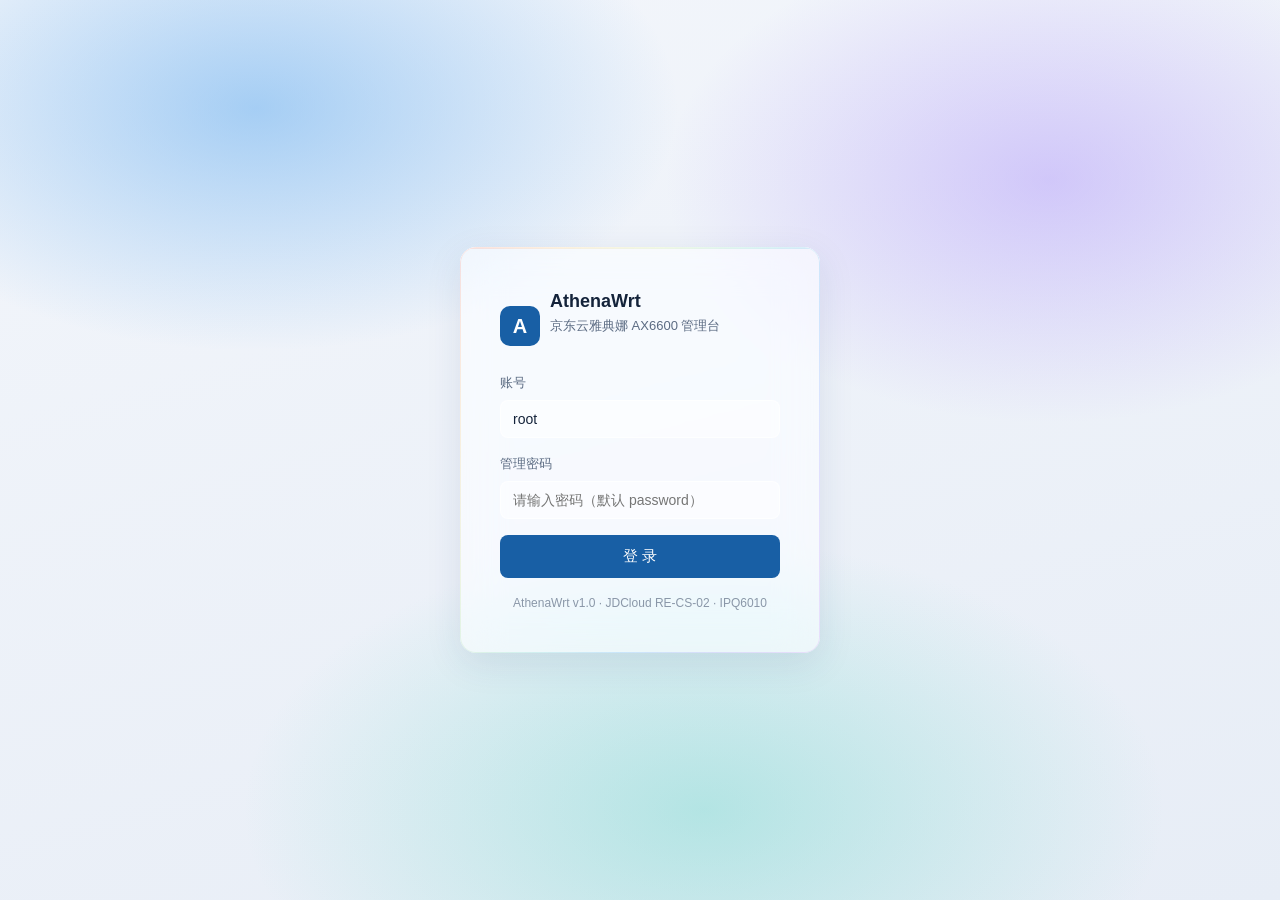
<file: luci-app-athena-src/frontend/prototype/index.html>
<!DOCTYPE html>
<html lang="zh-CN">
<head>
<meta charset="UTF-8">
<meta name="viewport" content="width=device-width, initial-scale=1.0">
<title>AthenaWrt · 雅典娜管理台</title>
<style>
:root{
  --primary:#185FA5; --primary-light:#E6F1FB; --primary-dark:#0C447C;
  --bg:#eef2f7; --card:rgba(255,255,255,var(--glass-alpha)); --text:#14233a; --text2:#5b6b82; --text3:#8a97a8;
  --border:rgba(255,255,255,.7); --green:#16a34a; --red:#dc2626; --amber:#d97706; --blue:#378ADD;
  --track:rgba(24,95,165,.10); --hover:rgba(255,255,255,.62);
  --radius:18px; --shadow:0 10px 36px rgba(31,61,110,.10);
  --input-bg:rgba(255,255,255,.5);
  --glass:blur(var(--glass-blur)) saturate(var(--glass-sat));
  --glass-border:inset 0 1px 0 rgba(255,255,255,var(--hi-op));
  /* 液态玻璃主题变量（可在「系统工具→液态玻璃外观」自定义） */
  --blob-c1:90,167,238; --blob-c2:167,139,250; --blob-c3:91,211,196;
  --blob-op1:.5; --blob-op2:.42; --blob-op3:.38;
  --glass-alpha:.58; --glass-blur:20px; --glass-sat:160%;
  --iri-op:.55; --hi-op:.7;
  --base-grad:linear-gradient(165deg,#f3f6fb 0%,#e7edf6 100%);
}
body.dark{
  --primary-light:#14324f; --bg:#0a0e16; --card:rgba(22,27,38,var(--glass-alpha-dark)); --text:#e8ecf4; --text2:#9aa6b8; --text3:#5f6b7d;
  --border:rgba(255,255,255,.10); --track:rgba(255,255,255,.07); --hover:rgba(255,255,255,.06); --shadow:0 10px 36px rgba(0,0,0,.5);
  --input-bg:rgba(255,255,255,.08);
  --glass-border:inset 0 1px 0 rgba(255,255,255,var(--hi-op-dark));
  --glass-alpha-dark:.55; --hi-op-dark:.06;
  --blob-op1:.28; --blob-op2:.22; --blob-op3:.18;
  --base-grad:linear-gradient(165deg,#0a0e16,#0d1320);
}
*{margin:0;padding:0;box-sizing:border-box}
body{font-family:-apple-system,BlinkMacSystemFont,"Segoe UI","PingFang SC","Microsoft YaHei",sans-serif;background:radial-gradient(60% 50% at 15% 6%,rgba(var(--blob-c1),var(--blob-op1)),transparent 60%),radial-gradient(55% 45% at 88% 18%,rgba(var(--blob-c2),var(--blob-op2)),transparent 60%),radial-gradient(60% 50% at 55% 94%,rgba(var(--blob-c3),var(--blob-op3)),transparent 60%),var(--base-grad);background-attachment:fixed;color:var(--text);font-size:14px;line-height:1.6;-webkit-font-smoothing:antialiased}
button{font-family:inherit;cursor:pointer;border:none;background:none}
svg{display:block}

/* ===== 登录页 ===== */
.login{position:fixed;inset:0;z-index:100;display:flex;align-items:center;justify-content:center;background:radial-gradient(55% 45% at 20% 12%,rgba(var(--blob-c1),var(--blob-op1)),transparent 60%),radial-gradient(50% 45% at 82% 20%,rgba(var(--blob-c2),var(--blob-op2)),transparent 60%),radial-gradient(60% 50% at 55% 90%,rgba(var(--blob-c3),var(--blob-op3)),transparent 60%),var(--base-grad)}
.login-card{background:var(--card);border-radius:16px;padding:40px;width:360px;box-shadow:0 12px 40px rgba(0,0,0,.2)}
.logo{display:flex;align-items:center;gap:10px;margin-bottom:8px}
.logo-badge{width:40px;height:40px;border-radius:10px;background:var(--primary);display:flex;align-items:center;justify-content:center;color:#fff;font-weight:600;font-size:20px}
.login-card h1{font-size:18px;font-weight:600}
.login-card .sub{color:var(--text2);font-size:13px;margin-bottom:28px}
.field{margin-bottom:16px}
.field label{display:block;font-size:13px;color:var(--text2);margin-bottom:6px}
.field input{width:100%;padding:10px 12px;border:1px solid var(--border);border-radius:8px;font-size:14px;outline:none;background:var(--input-bg);color:var(--text);transition:border-color .15s}
.field input:focus{border-color:var(--primary)}
/* 统一玻璃化表单控件：覆盖所有散落的 input/select，避免浏览器默认白底直角 */
.limit-row input,.modal input[type=text],.modal input[type=password],.modal input[type=time],.modal input[type=number],.modal input[type=file],.field select,.modal select{
  width:100%;padding:10px 12px;border:1px solid var(--border);border-radius:8px;font-size:14px;outline:none;
  background:var(--input-bg);color:var(--text);font-family:inherit;transition:border-color .15s;
}
.limit-row input:focus,.modal input:focus,.field select:focus,.modal select:focus{border-color:var(--primary)}
body.dark .limit-row input,body.dark .modal input,body.dark .field select,body.dark .modal select{color-scheme:dark}
.login-btn{width:100%;padding:12px;background:var(--primary);color:#fff;border-radius:8px;font-size:15px;font-weight:500}
.login-btn:hover{background:var(--primary-dark)}
.login-tip{margin-top:16px;font-size:12px;color:var(--text3);text-align:center}
.login-err{margin-top:12px;font-size:12px;color:var(--red);text-align:center;display:none}

/* ===== 主框架 ===== */
.app{display:none;min-height:100vh}
.app.show{display:flex}
.sidebar{width:232px;background:var(--card);border-right:1px solid var(--border);display:flex;flex-direction:column;position:fixed;top:0;bottom:0;left:0}
.sidebar .brand{display:flex;align-items:center;gap:10px;padding:18px 20px;border-bottom:1px solid var(--border)}
.sidebar .brand .logo-badge{width:34px;height:34px;border-radius:9px;font-size:17px}
.sidebar .brand span{font-weight:600;font-size:15px}
.sidebar .brand small{display:block;color:var(--text3);font-size:11px;font-weight:400}
.nav{flex:1;padding:12px 10px;overflow-y:auto}
.nav-item{display:flex;align-items:center;gap:12px;padding:11px 14px;border-radius:9px;color:var(--text2);font-size:14px;margin-bottom:2px;transition:.15s;width:100%;text-align:left}
.nav-item:hover{background:var(--bg)}
.nav-item.active{background:var(--primary-light);color:var(--primary-dark);font-weight:500}
.nav-item svg{flex:none;opacity:.9}
.sidebar .foot{padding:14px 20px;border-top:1px solid var(--border)}
.sidebar .foot .adv{display:flex;align-items:center;gap:10px;padding:10px 12px;border:1px dashed var(--border);border-radius:9px;color:var(--text2);font-size:13px;width:100%}

.main{flex:1;margin-left:232px;padding:0 28px 40px}
.topbar{display:flex;align-items:center;justify-content:space-between;padding:14px 20px;margin:14px 0 18px;position:sticky;top:12px;border:1px solid var(--border);border-radius:16px;box-shadow:var(--shadow),var(--glass-border);z-index:10}
.topbar h2{font-size:20px;font-weight:600}
.topbar .meta{display:flex;align-items:center;gap:16px;color:var(--text2);font-size:13px}
.pill{display:flex;align-items:center;gap:6px;padding:6px 12px;background:var(--card);border:1px solid var(--border);border-radius:20px}
.dot{width:8px;height:8px;border-radius:50%;background:var(--green)}
.metric.clickable{cursor:pointer;transition:.15s}
.metric.clickable:hover{border-color:var(--primary)}

.view{display:none;animation:fade .2s}
.view.active{display:block}
@keyframes fade{from{opacity:0;transform:translateY(4px)}to{opacity:1;transform:none}}

/* ===== 通用卡片 ===== */
.grid{display:grid;gap:16px}
.card{background:var(--card);border:1px solid var(--border);border-radius:var(--radius);padding:20px}
.card h3{font-size:14px;font-weight:600;margin-bottom:14px}
.card .hint{font-size:12px;color:var(--text3);font-weight:400;margin-left:8px}
.row{display:flex;gap:16px}
.metric{background:var(--card);border:1px solid var(--border);border-radius:20px;padding:20px 24px}
.metric .label{font-size:13px;color:var(--text2)}
.metric .value{font-size:26px;font-weight:600;margin-top:4px}
.metric .delta{font-size:12px;color:var(--text3)}
/* 首页指标卡：默认全显，3 列 → 2 列 → 1 列自适应 */
.metrics-grid{display:grid;grid-template-columns:repeat(3,1fr);gap:16px}
.metrics-grid .metric{margin:0}
.metric.drag{cursor:grab}
.metric.drag:active{cursor:grabbing}
.metric .drag-handle{position:absolute;top:10px;right:12px;color:var(--text3);opacity:0;transition:.15s;font-size:14px}
.metric:hover .drag-handle{opacity:1}
@media(max-width:1100px){.metrics-grid{grid-template-columns:repeat(2,1fr)}}
@media(max-width:640px){.metrics-grid{grid-template-columns:1fr}}
.tag{display:inline-block;padding:2px 8px;border-radius:6px;font-size:12px;background:var(--primary-light);color:var(--primary-dark)}
.tag.green{background:#E8F5EC;color:var(--green)}
.tag.red{background:#FBEAEA;color:var(--red)}
.tag.amber{background:#FDF1E0;color:var(--amber)}
.tag.blue{background:#E8F0FB;color:var(--primary)}
.tag.gray{background:#F1F3F4;color:var(--text2)}
.btn{padding:8px 16px;border-radius:8px;font-size:13px;font-weight:500;border:1px solid var(--border);color:var(--text2);background:#fff;transition:.15s}
.btn:hover{border-color:var(--primary);color:var(--primary)}
.btn.primary{background:var(--primary);border-color:var(--primary);color:#fff}
.btn.primary:hover{background:var(--primary-dark);color:#fff}
.btn.sm{padding:5px 12px;font-size:12px}
.btn.danger{color:var(--red)}
.btn.danger:hover{border-color:var(--red);color:var(--red)}
.switch{position:relative;width:40px;height:22px;background:#d1d5db;border-radius:11px;transition:.2s;flex:none}
.switch.on{background:var(--green)}
.switch::after{content:"";position:absolute;top:2px;left:2px;width:18px;height:18px;background:#fff;border-radius:50%;transition:.2s}
.switch.on::after{left:20px}

/* ===== 首页 ===== */
.speed-hero{display:flex;gap:24px;align-items:center;flex-wrap:wrap}
.speed-num{font-size:44px;font-weight:600;line-height:1}
.speed-unit{font-size:14px;color:var(--text2);margin-left:4px}
.speed-label{font-size:13px;color:var(--text2);margin-bottom:6px}
.speed-dir{display:flex;align-items:center;gap:12px}
.arrow-dn{color:var(--blue)}.arrow-up{color:var(--green)}
.quick{display:grid;grid-template-columns:repeat(auto-fit,minmax(140px,1fr));gap:12px}
.quick-btn{display:flex;flex-direction:column;align-items:center;gap:8px;padding:18px 10px;background:var(--card);border:1px solid var(--border);border-radius:var(--radius);transition:.15s}
.quick-btn:hover{border-color:var(--primary);box-shadow:var(--shadow)}
.quick-btn .ic{width:38px;height:38px;border-radius:10px;display:flex;align-items:center;justify-content:center;background:var(--primary-light);color:var(--primary)}
.quick-btn span{font-size:13px}

/* ===== 设备表 ===== */
.table{width:100%;border-collapse:collapse}
.table th{text-align:left;font-size:12px;color:var(--text3);font-weight:500;padding:10px 12px;border-bottom:1px solid var(--border)}
.table td{padding:12px;border-bottom:1px solid var(--border);font-size:13px}
.table tr:hover td{background:var(--hover)}
.dev{display:flex;align-items:center;gap:10px}
.dev-ic{width:34px;height:34px;border-radius:9px;background:var(--primary-light);color:var(--primary-dark);display:flex;align-items:center;justify-content:center;font-size:14px;font-weight:600;flex:none}

/* ===== 频段卡 ===== */
.band{display:grid;grid-template-columns:repeat(auto-fit,minmax(220px,1fr));gap:16px}
.band-card{background:var(--card);border:1px solid var(--border);border-radius:var(--radius);padding:20px}
.band-card .top{display:flex;justify-content:space-between;align-items:center;margin-bottom:14px}
.band-name{font-size:16px;font-weight:600}
.band-chip{font-size:11px;color:var(--text2)}
.band-row{display:flex;justify-content:space-between;font-size:13px;color:var(--text2);padding:5px 0}

/* ===== 组网模式 ===== */
.modes{display:grid;grid-template-columns:repeat(auto-fit,minmax(150px,1fr));gap:12px}
.mode{border:1px solid var(--border);border-radius:var(--radius);padding:14px;cursor:pointer;background:var(--card);transition:.15s;text-align:left}
.mode:hover{border-color:var(--primary)}
.mode.sel{border:2px solid var(--primary);background:var(--primary-light)}
.mode .m-name{font-size:14px;font-weight:600}
.mode .m-desc{font-size:12px;color:var(--text2);margin:3px 0 10px}
.mode .m-tag{font-size:12px}
.mode-actions{background:var(--card);border:1px solid var(--border);border-radius:var(--radius);padding:18px 20px}
.mode-actions li{list-style:none;font-size:13px;padding:5px 0;display:flex;gap:8px;align-items:flex-start}
.mode-actions li::before{content:"";width:6px;height:6px;border-radius:50%;background:var(--primary);margin-top:7px;flex:none}

/* ===== 端口矩阵 ===== */
.ports{display:grid;grid-template-columns:repeat(auto-fit,minmax(120px,1fr));gap:12px}
.port{background:var(--card);border:1px solid var(--border);border-radius:var(--radius);padding:14px;text-align:center}
.port .p-name{font-size:12px;color:var(--text3)}
.port .p-speed{font-size:15px;font-weight:600;margin:6px 0}
.port .p-state{font-size:12px}

/* ===== 进度条 ===== */
.bar{height:8px;background:var(--track);border-radius:4px;overflow:hidden}
.bar>i{display:block;height:100%;background:var(--primary);border-radius:4px}
.res-row{display:flex;align-items:center;gap:14px;padding:12px 0;border-bottom:1px solid var(--border)}
.res-row:last-child{border-bottom:none}
.res-name{width:200px;min-width:130px}
.res-name b{display:block;font-size:13px;font-weight:600}
.res-note{font-size:11px;color:var(--text3)}
.res-bar-wrap{flex:1}
.res-pct{width:72px;text-align:right;font-size:13px;font-weight:600;font-variant-numeric:tabular-nums}
.res-hero{padding:4px 0 2px}
.svc-row{display:flex;align-items:center;gap:14px;padding:14px 0;border-bottom:1px solid var(--border)}
.svc-row:last-child{border-bottom:none}
.svc-info{flex:1;min-width:0}
.svc-name{font-size:14px;font-weight:600}
.svc-desc{font-size:12px;color:var(--text3);margin-top:2px}
.svc-status{font-size:12px;color:var(--text3);width:56px;text-align:center;flex:none}
.svc-status.on{color:var(--green);font-weight:600}

/* ===== 点阵屏 ===== */
.matrix-preview{width:200px;height:80px;background:#111;border-radius:10px;display:flex;align-items:center;justify-content:center;color:#39ff88;font-family:monospace;font-size:22px;letter-spacing:2px}
.check-row{display:flex;align-items:center;gap:10px;padding:9px 0;border-bottom:1px solid var(--border);font-size:13px}
.check-row:last-child{border-bottom:none}
.check-row input{width:16px;height:16px}

/* ===== 系统 ===== */
.scan-list{display:flex;flex-direction:column;gap:8px}
.scan-item{display:flex;align-items:center;gap:10px;font-size:13px;color:var(--text2)}
.scan-item.ok{color:var(--green)}
.info-row{display:flex;justify-content:space-between;padding:8px 0;border-bottom:1px solid var(--border);font-size:13px}
.info-row:last-child{border-bottom:none}
.info-row span:first-child{color:var(--text2)}

/* ===== 设置向导 ===== */
.wizard{position:fixed;inset:0;z-index:90;display:none;align-items:center;justify-content:center;background:radial-gradient(55% 45% at 20% 12%,rgba(90,167,238,.4),transparent 60%),radial-gradient(50% 45% at 82% 20%,rgba(167,139,250,.36),transparent 60%),radial-gradient(60% 50% at 55% 90%,rgba(91,211,196,.32),transparent 60%),linear-gradient(165deg,#eef3fa,#e4ebf5);padding:20px}
.wizard.show{display:flex}
.wizard-card{background:var(--card);border-radius:16px;padding:32px;width:500px;max-width:94vw;box-shadow:0 12px 40px rgba(0,0,0,.12)}
.wizard-steps{display:flex;gap:8px;margin-bottom:26px}
.wstep{flex:1;height:4px;background:#e5e7eb;border-radius:2px;transition:.3s}
.wstep.done,.wstep.active{background:var(--primary)}
.wizard-body{min-height:200px}
.wizard-body h2{font-size:19px;margin-bottom:6px}
.wizard-body .sub{color:var(--text2);font-size:13px;margin-bottom:22px}
.wizard-foot{display:flex;justify-content:space-between;margin-top:26px}
.opt{display:flex;align-items:center;gap:12px;padding:14px;border:1px solid var(--border);border-radius:10px;margin-bottom:10px;cursor:pointer;transition:.15s}
.opt:hover,.opt.sel{border-color:var(--primary);background:var(--primary-light)}
.opt .o-ic{width:36px;height:36px;border-radius:8px;background:var(--primary-light);color:var(--primary);display:flex;align-items:center;justify-content:center;font-size:16px}
.opt .o-name{font-weight:500;font-size:14px}
.opt .o-desc{font-size:12px;color:var(--text2)}

/* ===== 顶栏图标按钮 / 通知中心 ===== */
.icon-btn{position:relative;width:38px;height:38px;display:flex;align-items:center;justify-content:center;background:var(--card);border:1px solid var(--border);border-radius:50%;color:var(--text2);cursor:pointer;transition:.15s;flex:none}
.icon-btn:hover{color:var(--primary);border-color:var(--primary)}
.badge{position:absolute;top:-4px;right:-4px;min-width:18px;height:18px;padding:0 5px;background:var(--red);color:#fff;font-size:11px;border-radius:9px;display:flex;align-items:center;justify-content:center;font-weight:600}
.notif-panel{position:absolute;top:46px;right:0;width:320px;max-height:420px;overflow-y:auto;background:var(--card);border:1px solid var(--border);border-radius:12px;box-shadow:0 12px 40px rgba(0,0,0,.15);display:none;z-index:120;text-align:left}
.notif-panel.show{display:block}
.notif-head{display:flex;justify-content:space-between;align-items:center;padding:14px 16px;border-bottom:1px solid var(--border);font-weight:600;font-size:14px;color:var(--text)}
.notif-head button{font-size:12px;color:var(--primary)}
.notif-item{display:flex;gap:10px;padding:12px 16px;border-bottom:1px solid var(--border);font-size:13px;color:var(--text)}
.notif-item:last-child{border-bottom:none}
.notif-item .n-ic{width:32px;height:32px;border-radius:8px;background:var(--primary-light);color:var(--primary);display:flex;align-items:center;justify-content:center;flex:none;font-size:15px}
.notif-item .n-t{font-size:13px;line-height:1.4}
.notif-item .n-time{font-size:11px;color:var(--text3);margin-top:2px}
.notif-empty{padding:40px 16px;text-align:center;color:var(--text3);font-size:13px}

/* ===== 弹窗 ===== */
.modal-mask{position:fixed;inset:0;background:rgba(0,0,0,.45);z-index:130;display:none;align-items:center;justify-content:center;padding:20px}
.modal-mask.show{display:flex}
.modal{background:var(--card);border-radius:14px;width:400px;max-width:94vw;padding:24px;box-shadow:0 16px 50px rgba(0,0,0,.25)}
.modal h3{font-size:16px;font-weight:600;margin-bottom:6px;color:var(--text)}
.modal .m-sub{font-size:13px;color:var(--text2);margin-bottom:18px}
.modal .m-foot{display:flex;justify-content:flex-end;gap:10px;margin-top:20px}
.modal input[type=number]{width:100%;padding:10px 12px;border:1px solid var(--border);border-radius:8px;font-size:14px;outline:none;background:var(--input-bg);color:var(--text)}
.modal input[type=number]:focus{border-color:var(--primary)}
.limit-row{display:flex;gap:14px;margin-bottom:14px}
.limit-row>div{flex:1}
.limit-row label{display:block;font-size:13px;color:var(--text2);margin-bottom:6px}

/* ===== 插件嵌入面板（iframe 原生页 mock） ===== */
.modal.wide{width:760px}
.pl-head{display:flex;justify-content:space-between;align-items:flex-start;gap:12px;padding-bottom:14px;border-bottom:1px solid var(--border);margin-bottom:14px}
.pl-title{font-size:16px;font-weight:700;color:var(--text)}
.pl-sub{font-size:12px;color:var(--text2);margin-top:3px}
.pl-badge{font-size:11px;color:var(--green);background:var(--primary-light);padding:4px 10px;border-radius:12px;white-space:nowrap;flex:none}
.pl-tabs{display:flex;gap:6px;margin-bottom:16px;flex-wrap:wrap}
.pl-tab{padding:6px 14px;border-radius:16px;font-size:13px;color:var(--text2);background:var(--track);border:none;cursor:pointer}
.pl-tab.on{background:var(--primary);color:#fff}
.pl-mode-row{display:grid;grid-template-columns:repeat(auto-fit,minmax(150px,1fr));gap:10px;margin-bottom:18px}
.pl-node{display:flex;align-items:center;gap:12px;padding:11px 14px;border:1px solid var(--border);border-radius:10px;margin-bottom:10px;font-size:13px}
.pl-node .dot{width:8px;height:8px;border-radius:50%;background:var(--green);flex:none}
.pl-node.sel{border-color:var(--primary);background:var(--primary-light)}
.pl-note{font-size:11.5px;color:var(--text3);background:var(--track);border-radius:8px;padding:10px 12px;margin-top:14px;line-height:1.6}

/* ===== 系统日志 ===== */
.log-toolbar{display:flex;gap:10px;align-items:center;margin-bottom:14px;flex-wrap:wrap}
.log-search{flex:1;min-width:160px}
.log-chips{display:flex;gap:6px;flex-wrap:wrap}
.log-chip{padding:4px 12px;border-radius:14px;font-size:12px;color:var(--text2);background:var(--track);cursor:pointer;border:1px solid transparent}
.log-chip.on{background:var(--primary);color:#fff}
.log-list{max-height:340px;overflow-y:auto;background:var(--track);border-radius:10px;padding:8px 0;font-family:ui-monospace,SFMono-Regular,Consolas,monospace}
.log-line{display:flex;gap:10px;padding:6px 14px;font-size:12px;line-height:1.55;color:var(--text2)}
.log-line .lt{flex:none;color:var(--text3)}
.log-line .lv{flex:none;width:44px;font-weight:600;text-transform:uppercase;font-size:11px;line-height:1.9}
.log-line .lv.info{color:var(--blue)}
.log-line .lv.warn{color:var(--amber)}
.log-line .lv.err{color:var(--red)}
.log-line .lv.debug{color:var(--text3)}
.log-line .lg{color:var(--text);word-break:break-all}
.log-empty{padding:36px 16px;text-align:center;color:var(--text3);font-size:13px}

/* ===== 软件包管理 ===== */
.pkg-toolbar{display:flex;gap:10px;margin-bottom:14px;flex-wrap:wrap}
.pkg-search{flex:1;min-width:180px}
.pkg-tabs{display:flex;gap:6px}
.pkg-tab{padding:6px 14px;border-radius:16px;font-size:13px;color:var(--text2);background:var(--track);border:none;cursor:pointer}
.pkg-tab.on{background:var(--primary);color:#fff}
.pkg-list{max-height:360px;overflow-y:auto;display:flex;flex-direction:column;padding-right:4px}
.pkg-row{display:flex;align-items:center;gap:12px;padding:11px 2px;border-bottom:1px solid var(--border)}
.pkg-row:last-child{border-bottom:none}
.pkg-info{flex:1;min-width:0}
.pkg-name{font-size:13.5px;font-weight:600;font-family:ui-monospace,SFMono-Regular,Consolas,monospace}
.pkg-desc{font-size:12px;color:var(--text3);margin-top:2px;white-space:nowrap;overflow:hidden;text-overflow:ellipsis}
.pkg-ver{font-size:12px;color:var(--text2);flex:none;font-variant-numeric:tabular-nums;white-space:nowrap}
.pkg-actions{display:flex;gap:6px;flex:none}
.pkg-empty{padding:36px 16px;text-align:center;color:var(--text3);font-size:13px}

/* ===== 移动端底部导航 ===== */
.mnav{display:none;position:fixed;left:0;right:0;bottom:0;background:var(--card);border-top:1px solid var(--border);z-index:50;padding:6px 4px calc(6px + env(safe-area-inset-bottom))}
.mnav-inner{display:flex;justify-content:space-around}
.mnav-item{display:flex;flex-direction:column;align-items:center;gap:3px;font-size:10px;color:var(--text3);padding:4px 6px;border-radius:8px;min-width:48px;background:none;border:none}
.mnav-item.active{color:var(--primary)}
.mnav-item svg{width:20px;height:20px}

/* ===== 流量趋势图 ===== */
.trend-tabs{display:flex;gap:8px;margin-bottom:16px}
.trend-tab{padding:6px 14px;border-radius:16px;font-size:13px;color:var(--text2);background:var(--track)}
.trend-tab.on{background:var(--primary);color:#fff}
.trend-legend{display:flex;gap:16px;font-size:12px;color:var(--text2);margin-top:12px}
.trend-legend i{display:inline-block;width:10px;height:10px;border-radius:2px;margin-right:5px;vertical-align:middle}

/* ===== 体检报告 ===== */
.report{display:flex;gap:20px;align-items:center;margin-bottom:18px}
.report-score{width:88px;height:88px;border-radius:50%;display:flex;flex-direction:column;align-items:center;justify-content:center;background:var(--primary-light);color:var(--primary);flex:none}
.report-score b{font-size:28px;line-height:1}
.report-score span{font-size:11px;margin-top:2px}
.report-verdict{font-size:15px;font-weight:600;color:var(--text)}
.report-verdict small{display:block;font-size:12px;color:var(--text2);font-weight:400;margin-top:4px}
.report-advice{margin-top:14px;padding:12px 14px;background:var(--primary-light);border-radius:10px;font-size:13px;color:var(--text)}

/* ===== 暗黑模式针对性覆盖 ===== */
body.dark .nav-item.active,body.dark .dev-ic,body.dark .quick-btn .ic,body.dark .opt .o-ic{color:#7ab3e8}
body.dark .tag{background:#1f3a54;color:#9cc3e5}
body.dark .login{background:linear-gradient(160deg,#08121f 0%,#0f2438 55%,#14324f 100%)}

/* ===== 液态玻璃质感 ===== */
.card,.metric,.band-card,.quick-btn,.port,.pill,.icon-btn,.login-card,.wizard-card,.modal,.notif-panel,.mode-actions,.mode:not(.sel){
  background:var(--card);
  -webkit-backdrop-filter:var(--glass);
  backdrop-filter:var(--glass);
  box-shadow:var(--shadow),var(--glass-border);
}
.card,.metric,.login-card,.wizard-card,.modal{position:relative}
.card::before,.metric::before,.login-card::before,.wizard-card::before,.modal::before{
  content:"";position:absolute;inset:0;border-radius:inherit;padding:1.2px;
  background:linear-gradient(120deg,rgba(255,138,122,.42),rgba(255,196,107,.38),rgba(184,224,106,.32),rgba(107,216,200,.4),rgba(107,184,255,.5),rgba(155,138,255,.42),rgba(215,138,255,.4));
  -webkit-mask:linear-gradient(#fff 0 0) content-box,linear-gradient(#fff 0 0);
  -webkit-mask-composite:xor;mask-composite:exclude;
  pointer-events:none;opacity:var(--iri-op);
}
.sidebar,.topbar,.mnav{
  background:rgba(255,255,255,.42);
  -webkit-backdrop-filter:blur(26px) saturate(170%);
  backdrop-filter:blur(26px) saturate(170%);
}
body.dark{
  background:radial-gradient(60% 50% at 15% 6%,rgba(var(--blob-c1),var(--blob-op1)),transparent 60%),radial-gradient(55% 45% at 88% 18%,rgba(var(--blob-c2),var(--blob-op2)),transparent 60%),radial-gradient(60% 50% at 55% 94%,rgba(var(--blob-c3),var(--blob-op3)),transparent 60%),var(--base-grad);
}
body.dark .sidebar,body.dark .topbar,body.dark .mnav{background:rgba(14,18,28,.55)}
body.dark .card::before,body.dark .metric::before,body.dark .login-card::before,body.dark .wizard-card::before,body.dark .modal::before{opacity:calc(var(--iri-op)*.55)}

/* ===== 液态玻璃主题设置弹窗 ===== */
.theme-presets{display:grid;grid-template-columns:1fr 1fr;gap:10px;margin-bottom:4px}
.theme-preset{display:flex;flex-direction:column;gap:4px;text-align:left;padding:12px;border:1px solid var(--border);border-radius:12px;background:var(--bg);transition:.15s;align-items:flex-start;cursor:pointer}
.theme-preset:hover{border-color:var(--primary)}
.theme-preset.on{border:2px solid var(--primary);background:var(--primary-light)}
.theme-preset .tp-ic{font-size:20px;line-height:1}
.theme-preset .tp-name{font-size:13px;font-weight:600;color:var(--text)}
.theme-preset .tp-desc{font-size:11.5px;color:var(--text3);line-height:1.5}
.theme-sec{font-size:13px;font-weight:600;color:var(--text);margin:18px 0 4px;padding-top:14px;border-top:1px solid var(--border)}
.theme-row{display:flex;align-items:center;gap:12px;padding:8px 0}
.theme-row label{font-size:13px;color:var(--text2);flex:0 0 88px}
.theme-row input[type=range]{flex:1;accent-color:var(--primary);height:4px;cursor:pointer}
.theme-row .tr-val{font-size:12px;color:var(--text);width:38px;text-align:right;flex:none;font-variant-numeric:tabular-nums}
.swatches{display:flex;gap:8px;flex:1;flex-wrap:wrap}
.swatch{width:34px;height:34px;border-radius:10px;border:2px solid transparent;cursor:pointer;position:relative}
.swatch.on{border-color:var(--primary);box-shadow:0 0 0 2px var(--primary-light)}

@media(max-width:768px){
  .sidebar{display:none}
  .main{margin-left:0;padding:0 16px 96px}
  .speed-num{font-size:34px}
  .mnav{display:block}
  .notif-panel{width:280px;right:-70px}
  .pill.hide-m{display:none}
}
</style>
</head>
<body>

<!-- 登录页 -->
<div class="login" id="login">
  <div class="login-card">
    <div class="logo"><div class="logo-badge">A</div><div><h1>AthenaWrt</h1><div class="sub">京东云雅典娜 AX6600 管理台</div></div></div>
    <div class="field"><label>账号</label><input type="text" id="user" value="root" placeholder="root"></div>
    <div class="field"><label>管理密码</label><input type="password" id="pwd" placeholder="请输入密码（默认 password）" onkeydown="if(event.key==='Enter')doLogin()"></div>
    <div class="login-err" id="loginErr">账号或密码错误，请重试</div>
    <button class="login-btn" onclick="doLogin()">登 录</button>
    <div class="login-tip">AthenaWrt v1.0 · JDCloud RE-CS-02 · IPQ6010</div>
  </div>
</div>

<!-- 设置向导 -->
<div class="wizard" id="wizard">
  <div class="wizard-card">
    <div class="wizard-steps" id="wsteps"></div>
    <div class="wizard-body" id="wbody"></div>
    <div class="wizard-foot">
      <button class="btn" id="wprev" onclick="wPrev()" style="visibility:hidden">上一步</button>
      <button class="btn primary" id="wnext" onclick="wNext()">下一步</button>
    </div>
  </div>
</div>

<!-- 主界面 -->
<div class="app" id="app">
  <aside class="sidebar">
    <div class="brand"><div class="logo-badge">A</div><div><span>AthenaWrt</span><small>雅典娜 AX6600</small></div></div>
    <nav class="nav" id="nav"></nav>
    <div class="foot"><button class="adv" onclick="openAdvanced()">
      <svg width="16" height="16" viewBox="0 0 24 24" fill="none" stroke="currentColor" stroke-width="2"><circle cx="12" cy="12" r="3"/><path d="M12 2v3M12 19v3M2 12h3M19 12h3M4.9 4.9l2.1 2.1M17 17l2.1 2.1M19.1 4.9L17 7M7 17l-2.1 2.1"/></svg>
      高级模式（LuCI）
    </button></div>
  </aside>

  <div class="main">
    <div class="topbar">
      <h2 id="pageTitle">首页总览</h2>
      <div class="meta">
        <div class="pill"><span class="dot"></span>系统运行正常</div>
        <div class="pill">CPU <b id="cpuTemp">52</b>°C</div>
        <div class="pill" id="clock">--:--</div>
        <div class="pill" id="unitPill" onclick="cycleUnit()" title="切换网速单位（Mbps / MB/s / KB/s）" style="cursor:pointer">Mbps</div>
        <div class="icon-btn" id="notifBtn" onclick="toggleNotif(event)" title="通知">
          <svg width="18" height="18" viewBox="0 0 24 24" fill="none" stroke="currentColor" stroke-width="2"><path d="M18 8a6 6 0 0 0-12 0c0 7-3 9-3 9h18s-3-2-3-9"/><path d="M13.7 21a2 2 0 0 1-3.4 0"/></svg>
          <span class="badge" id="notifBadge">3</span>
          <div class="notif-panel" id="notifPanel"></div>
        </div>
        <div class="icon-btn" onclick="toggleTheme()" title="切换深色/浅色模式">
          <svg width="18" height="18" viewBox="0 0 24 24" fill="none" stroke="currentColor" stroke-width="2" id="themeIcon"><path d="M21 12.8A9 9 0 1 1 11.2 3a7 7 0 0 0 9.8 9.8z"/></svg>
        </div>
      </div>
    </div>
    <div id="views"></div>
  </div>
</div>

<!-- 移动端底部导航 -->
<nav class="mnav" id="mnav"><div class="mnav-inner" id="mnavInner"></div></nav>

<!-- 通用弹窗 -->
<div class="modal-mask" id="modalMask" onclick="if(event.target===this)closeModal()">
  <div class="modal" id="modalBody"></div>
</div>

<script>
/* ========== 导航配置 ========== */
const ICONS = {
  overview:'<path d="M3 11l9-8 9 8"/><path d="M5 10v10h5v-6h4v6h5V10"/>',
  clients:'<rect x="4" y="7" width="16" height="13" rx="2"/><path d="M8 7V4h8v3"/><path d="M9 12h6"/>',
  wireless:'<path d="M5 12.5a10 10 0 0 1 14 0"/><path d="M8.5 15.5a5 5 0 0 1 7 0"/><circle cx="12" cy="19" r="1"/>',
  network:'<circle cx="12" cy="12" r="2"/><path d="M12 2v4M12 18v4M2 12h4M18 12h4"/>',
  storage:'<rect x="3" y="5" width="18" height="14" rx="2"/><path d="M3 10h18"/>',
  matrix:'<rect x="3" y="4" width="18" height="16" rx="2"/><path d="M7 8h4M7 12h4M7 16h4M14 8h3M14 12h3M14 16h3"/>',
  led:'<circle cx="12" cy="12" r="4"/><path d="M12 2v3M12 19v3M2 12h3M19 12h3"/>',
  system:'<circle cx="12" cy="12" r="3"/><path d="M12 2v3M12 19v3M2 12h3M19 12h3M4.9 4.9l2.1 2.1M17 17l2.1 2.1M19.1 4.9L17 7M7 17l-2.1 2.1"/>',
  resources:'<rect x="6" y="6" width="12" height="12" rx="2"/><path d="M9 2v2M15 2v2M9 20v2M15 20v2M2 9h2M2 15h2M20 9h2M20 15h2"/>',
  services:'<rect x="3" y="3" width="18" height="18" rx="3"/><path d="M8 8h8M8 12h8M8 16h5"/>',
  netdiag:'<path d="M2 12h4l3-8 4 16 3-8h6"/>'
};
/* 设备类型图标（SVG stroke 风格，按类型自动匹配） */
const DEV_ICONS = {
  phone:{bg:'#E6F1FB',fg:'#185FA5',p:'<rect x="7" y="2" width="10" height="20" rx="2.5"/><path d="M11 18h2"/>'},
  pc:{bg:'#E6F1FB',fg:'#185FA5',p:'<rect x="3" y="4" width="18" height="12" rx="2"/><path d="M8 20h8M12 16v4"/>'},
  tv:{bg:'#E8F5EC',fg:'#16a34a',p:'<rect x="2" y="5" width="20" height="13" rx="2"/><path d="M8 22l4-4 4 4"/>'},
  bulb:{bg:'#FDF1E0',fg:'#d97706',p:'<path d="M9 18h6M10 21h4"/><path d="M12 3a6 6 0 0 0-3.5 10.8c.8.6 1.5 1.6 1.5 2.7h4c0-1.1.7-2.1 1.5-2.7A6 6 0 0 0 12 3z"/>'},
  tablet:{bg:'#E6F1FB',fg:'#185FA5',p:'<rect x="5" y="2.5" width="14" height="19" rx="2.5"/><path d="M11 17.5h2"/>'},
  speaker:{bg:'#F1F3F4',fg:'#5f6368',p:'<rect x="5" y="3" width="14" height="13" rx="2"/><circle cx="12" cy="9.5" r="3"/><path d="M12 15.5v5M9 20.5h6"/>'},
  cam:{bg:'#F1F3F4',fg:'#5f6368',p:'<rect x="3" y="7" width="13" height="10" rx="2"/><path d="M16 11l5-3v8l-5-3"/>'},
  other:{bg:'#F1F3F4',fg:'#5f6368',p:'<rect x="3" y="8" width="18" height="8" rx="2"/><path d="M7 8V6M11 8V6M15 8V6M19 8V6"/>'}
};
function devIcon(type){
  var t = DEV_ICONS[type] || DEV_ICONS.other;
  return '<svg width="18" height="18" viewBox="0 0 24 24" fill="none" stroke="'+t.fg+'" stroke-width="1.8" stroke-linecap="round" stroke-linejoin="round">'+t.p+'</svg>';
}
function devIconBox(type, online){
  var t = DEV_ICONS[type] || DEV_ICONS.other;
  return '<div class="dev-ic" style="background:'+t.bg+';color:'+t.fg+(online?'':'')+'">'+devIcon(type)+'</div>';
}

const NAV = [
  {id:'overview', name:'首页总览'},
  {id:'clients', name:'设备管理'},
  {id:'wireless', name:'无线三频'},
  {id:'network', name:'网络组网'},
  {id:'netdiag', name:'网络诊断'},
  {id:'storage', name:'存储共享'},
  {id:'matrix', name:'点阵屏'},
  {id:'led', name:'LED 按键'},
  {id:'resources', name:'资源监控'},
  {id:'services', name:'运行服务'},
  {id:'system', name:'系统工具'}
];

/* ========== 模拟数据 ========== */
let down = 852, up = 118, online = 12, temp = 52, cpu = 23, mem = 45;
// 真实资源详情（live 时由 status.sh/disk.sh 覆盖，供首页指标卡与资源页/系统页展示）
let _MEM_TOTAL = 1024, _MEM_USED = 460;   // 内存总量/已用（MB）
let _STORE_TOTAL = 128000, _STORE_USED = 44800;   // 首页存储卡容量/已用（MB，取最大盘）
let _STORE_NAME = 'mmcblk0', _STORE_IS_EXT = false;  // 首页存储卡盘名 / 是否外挂盘
let _PORTS = [];   // 端口状态矩阵（status.sh ports）
/* 全局网速单位：Mbps / MB/s / KB/s（存 localStorage，全局生效） */
let SPEED_UNIT = sGet('athena_speed_unit') || 'Mbps';
const SPEED_UNITS = ['Mbps','MB/s','KB/s'];
function fmtSpeed(mbps){ // 输入始终为 Mbps 数值，按当前单位换算
  if(SPEED_UNIT==='MB/s') return {n:(mbps/8).toFixed(1), u:'MB/s'};
  if(SPEED_UNIT==='KB/s') return {n:Math.round(mbps/8*1024), u:'KB/s'};
  return {n:Math.round(mbps), u:'Mbps'};
}
/* 磁盘状态：hasExternalDisk=是否有外挂盘（首页指标卡用）；EXT_DISKS/EMMC_DISK 由 athena-disk.sh list 填充 */
let hasExternalDisk = false;
let EXT_DISKS = [];
let EMMC_DISK = {name:'mmcblk0', size_mb:122880, mount:'/overlay', fs:'ext4'};
function fmtDiskSize(mb){
  mb=parseInt(mb,10); if(!mb || mb<=0) return '—';
  if(mb>=1048576) return (mb/1048576).toFixed(1)+' TB';
  if(mb>=1024) return (mb/1024).toFixed(1)+' GB';
  return mb+' MB';
}
/* 设备列表（含离线设备 + MAC + 信号 + 累计流量） */
let devTab = 'all';
let DEVS = [];   // 真实设备列表由 athena-status.sh clients 填充（loadClients），不再内置假设备
/* 无线三频配置 */
let WIFI_ON = true;
let WIFI_BANDS = [
  {id:'b24', n:'2.4G', chip:'板载 IPQ6018 · 2×2', ssid:'Athena-2.4G', pwd:'12345678', ch:'11', bw:'20MHz', rate:'574 Mbps', enc:'WPA2/WPA3-PSK', on:true},
  {id:'b52', n:'5.2G 游戏频段', chip:'QCN9074 · 4×4', ssid:'Athena-5G-Game', pwd:'12345678', ch:'44', bw:'160MHz', rate:'4804 Mbps', enc:'WPA2/WPA3-PSK', on:true},
  {id:'b58', n:'5.8G 影音频段', chip:'板载 IPQ6018 · 2×2', ssid:'Athena-5G', pwd:'12345678', ch:'149', bw:'80MHz', rate:'1201 Mbps', enc:'WPA2/WPA3-PSK', on:true}
];
const WIFI_BW = ['20MHz','40MHz','80MHz','160MHz'];
const WIFI_ENC = ['WPA2-PSK','WPA3-SAE','WPA2/WPA3-PSK','开放（无加密）'];
/* 网络组网：上网方式/拨号配置 */
// 组网模式（网络组网页 + 登录向导共用）
const NET_MODES = [
  {id:'router', name:'主路由模式', desc:'拨号上网 · 默认', tag:'NSS 加速 开', tagCls:'tag', ic:'🔌'},
  {id:'ap', name:'AP 桥接', desc:'接主路由扩展无线', tag:'无需加速', tagCls:'tag gray', ic:'📶'},
  {id:'single', name:'单臂路由', desc:'单口 VLAN 主路由', tag:'NSS VLAN 加速', tagCls:'tag', ic:'🔀'},
  {id:'bypass', name:'旁路由', desc:'透明网关 · 代理', tag:'关闭加速', tagCls:'tag red', ic:'🛰'}
];
let curMode = 'router';
let WAN_PROTO = 'pppoe';
let WAN_USER = '';
let WAN_PWD = '';
const WAN_PROTOS = [
  {id:'pppoe', name:'宽带拨号 PPPoE', desc:'光猫桥接，由雅典娜拨号上网'},
  {id:'dhcp', name:'自动获取 DHCP', desc:'光猫拨号，雅典娜自动获取 IP'},
  {id:'static', name:'静态 IP', desc:'手动指定 IP / 网关 / DNS'}
];
// 组网模式各自独立配置数据
let AP_LINK = 'wireless';       // AP 桥接方式：wireless 无线桥接 / wired 有线桥接
let AP_SSID = 'MainRouter-5G';
let AP_PWD = '12345678';
let AP_IP = '192.168.10.2';
let VLAN_LAN = '2044';   // 单臂路由：上网 VLAN（光猫 Internet 业务 VLAN，真机=2044），tagged 透传拨号
let IPTV_VLAN = '';      // 留空 = 不启用 IPTV；填写 VLAN ID 即启用（不确定先留空）
let RETURN_VLAN = '1';   // 回传 VLAN（光猫默认 LAN VLAN，真机=1），让光猫其他 LAN 口接入内网
let BYPASS_IP = '192.168.10.2';
let BYPASS_GW = '192.168.10.1';
let BYPASS_DNS = '192.168.10.1';
let BYPASS_DHCP = false;
// 信通院全球网测等公共测速节点
const SPEED_NODES = [
  {id:'auto', name:'自动选择最优节点', loc:'—', op:'Cloudflare / 清华 / 上海电信'},
  {id:'cloudflare', name:'Cloudflare 全球', loc:'就近', op:'CDN'},
  {id:'tuna', name:'清华大学开源镜像', loc:'北京', op:'教育网'},
  {id:'sh-ct', name:'上海电信测速', loc:'上海', op:'电信'}
];
let SPEED_NODE = 'auto';
// 备份
let AUTO_BACKUP = true;
let BACKUP_KEEP = 3;
let BACKUP_FREQ = 'daily';
let BACKUP_TIME = '02:00';
let BACKUPS = [];   // 真实备份由 athena-backup.sh list 填充（openBackupList）
/* 点阵屏显示配置（对接真实驱动 athena_led，字段 athena_led.general.*） */
let MATRIX = { enabled:true, light_level:5, night:false, night_start:'22:00', night_end:'07:00', night_level:1, profile:'multi', clock:false, medal:false, up:false, down:false };
/* 三色状态灯 + 呼吸灯（对接 athena-led.sh，内核 GPIO LED 子系统） */
let LED = { breathing:false, red:false, green:false, blue:false };
let GUEST = { enabled:false, ssid:'Athena-Guest' };
function cycleUnit(){
  var i=SPEED_UNITS.indexOf(SPEED_UNIT);
  SPEED_UNIT = SPEED_UNITS[(i+1)%SPEED_UNITS.length];
  sSet('athena_speed_unit', SPEED_UNIT);
  var p=document.getElementById('unitPill'); if(p) p.textContent=SPEED_UNIT;
  var _dn=document.getElementById('dn'); if(_dn){ var f=fmtSpeed(down); _dn.textContent=f.n; var _du=document.getElementById('dnUnit'); if(_du)_du.textContent=f.u; }
  var _up=document.getElementById('up'); if(_up){ var g=fmtSpeed(up); _up.textContent=g.n; var _uu=document.getElementById('upUnit'); if(_uu)_uu.textContent=g.u; }
  if(document.getElementById('trendSvg')) drawTrend();
  renderMetrics();
}

/* ========== 视图渲染 ========== */
function navHTML(){
  return NAV.map(n=>`
    <button class="nav-item" data-v="${n.id}" onclick="go('${n.id}')">
      <svg width="18" height="18" viewBox="0 0 24 24" fill="none" stroke="currentColor" stroke-width="1.8" stroke-linecap="round" stroke-linejoin="round">${ICONS[n.id]}</svg>
      ${n.name}
    </button>`).join('');
}

/* ========== 首页指标卡：数据驱动 + 可排序 + eMMC 条件显示 ========== */
let METRIC_ORDER = (function(){ try{ var o=JSON.parse(sGet('athena_metric_order')||'null'); return o||['dev','wifi','storage','mem','cpu','temp']; }catch(e){ return ['dev','wifi','storage','mem','cpu','temp']; } })();
function buildMetrics(){
  const ext = hasExternalDisk;
  const wifiOn = WIFI_BANDS.filter(function(b){return b.on;}).length;
  const storePct = _STORE_TOTAL>0 ? Math.round(_STORE_USED/_STORE_TOTAL*100) : 0;
  // 首页存储卡：显示容量最大的那块盘（外挂盘大就显示外挂盘）
  const storeLabel = _STORE_IS_EXT ? '外挂硬盘' : 'eMMC 存储';
  const storeName = _STORE_IS_EXT ? (' · '+_STORE_NAME) : '';
  return {
    dev:{label:'在线设备', value:online, unit:'', delta:'在线 '+online+' 台', click:"go('clients')", title:'查看设备管理'},
    wifi:{label:'三频无线', value:wifiOn, unit:'频全开', delta:'2.4G · 5.2G · 5.8G', click:"go('wireless')", title:'查看无线三频'},
    storage:{label: storeLabel, value:storePct, unit:'%', delta:'已用 '+fmtDiskSize(_STORE_USED)+' / '+fmtDiskSize(_STORE_TOTAL)+storeName, click:"go('storage')", title:'查看存储共享'},
    mem:{label:'运存占用', value:mem, unit:'%', delta:'已用 '+_MEM_USED+'MB / '+_MEM_TOTAL+'MB', click:"showRes('mem')", title:'查看内存占用详情'},
    cpu:{label:'CPU 占用', value:cpu, unit:'%', delta:'四核 · 负载正常', click:"showRes('cpu')", title:'查看 CPU 占用详情'},
    temp:{label:'CPU 温度', value:temp, unit:'°C', delta:'被动散热 · 正常', click:"go('system')", title:'查看系统温度'}
  };
}
function metricsHTML(){
  var m = buildMetrics();
  return METRIC_ORDER.map(function(id){
    var it = m[id]; if(!it) return '';
    return '<div class="metric clickable drag" data-mid="'+id+'" style="position:relative" onclick="'+it.click+'" title="'+it.title+'">'
      + '<span class="drag-handle" onclick="event.stopPropagation();openSortModal()" title="排序">⠿</span>'
      + '<div class="label">'+it.label+'</div>'
      + '<div class="value">'+it.value+'<span class="speed-unit">'+it.unit+'</span></div>'
      + '<div class="delta">'+it.delta+'</div></div>';
  }).join('');
}
function renderMetrics(){ var g=document.getElementById('metricsGrid'); if(g) g.innerHTML=metricsHTML(); }
function openSortModal(){
  var m = buildMetrics();
  var rows = METRIC_ORDER.map(function(id,i){
    return '<div style="display:flex;align-items:center;gap:10px;padding:9px 0;border-bottom:1px solid var(--border)">'
      + '<span style="flex:1;font-size:13px">'+m[id].label+'</span>'
      + '<button class="btn sm" '+(i===0?'disabled style="opacity:.3"':'')+' onclick="moveMetric(\''+id+'\',-1)">↑</button>'
      + '<button class="btn sm" '+(i===METRIC_ORDER.length-1?'disabled style="opacity:.3"':'')+' onclick="moveMetric(\''+id+'\',1)">↓</button></div>';
  }).join('');
  openModal('<h3>自定义指标卡排序</h3><div class="m-sub">调整首页 6 个指标卡的显示顺序（默认全部显示，窄屏自动换行）</div>'+rows+'<div class="m-foot"><button class="btn primary" onclick="closeModal()">完成</button></div>');
}
function moveMetric(id,dir){
  var i=METRIC_ORDER.indexOf(id), j=i+dir;
  if(j<0||j>=METRIC_ORDER.length) return;
  var t=METRIC_ORDER[i]; METRIC_ORDER[i]=METRIC_ORDER[j]; METRIC_ORDER[j]=t;
  sSet('athena_metric_order', JSON.stringify(METRIC_ORDER));
  renderMetrics(); openSortModal();
}

const VIEWS = {
  overview(){
    return `
    <div class="grid">
      <div class="card">
        <div class="speed-hero">
          <div style="flex:1">
            <div class="speed-label">实时下载</div>
            <div class="speed-dir"><svg width="18" height="18" viewBox="0 0 24 24" fill="none" stroke="#378ADD" stroke-width="2"><path d="M12 3v12M7 10l5 5 5-5"/></svg>
            <span class="speed-num" id="dn">${fmtSpeed(down).n}</span><span class="speed-unit" id="dnUnit">${fmtSpeed(down).u}</span></div>
          </div>
          <div style="flex:1">
            <div class="speed-label">实时上传</div>
            <div class="speed-dir"><svg width="18" height="18" viewBox="0 0 24 24" fill="none" stroke="#16a34a" stroke-width="2"><path d="M12 15V3M7 8l5-5 5 5"/></svg>
            <span class="speed-num" id="up">${fmtSpeed(up).n}</span><span class="speed-unit" id="upUnit">${fmtSpeed(up).u}</span></div>
          </div>
          <div style="flex:2;min-width:220px">
            <svg width="100%" height="70" viewBox="0 0 300 70" preserveAspectRatio="none">
              <path id="spark" d="" fill="none" stroke="#185FA5" stroke-width="2"></path>
            </svg>
            <div style="display:flex;justify-content:space-between;font-size:11px;color:#999"><span>60s 前</span><span>30s 前</span><span>现在</span></div>
          </div>
        </div>
      </div>

      <div style="display:flex;justify-content:space-between;align-items:center;margin-bottom:2px">
        <h3 style="font-size:14px;font-weight:600">设备概览</h3>
        <button class="btn sm" onclick="openSortModal()">自定义排序</button>
      </div>
      <div class="metrics-grid" id="metricsGrid">${metricsHTML()}</div>

      <div class="card">
        <h3>家庭网络拓扑</h3>
        <div id="topoBox">${topologyHTML()}</div>
      </div>

      ${trendHTML()}

      <div>
        <h3 style="font-size:14px;font-weight:600;margin-bottom:14px">快捷操作</h3>
        <div class="quick">
          <button class="quick-btn" onclick="toggleGuest()"><span class="ic"><svg width="20" height="20" viewBox="0 0 24 24" fill="none" stroke="currentColor" stroke-width="2"><path d="M5 12.5a10 10 0 0 1 14 0"/><circle cx="12" cy="19" r="1"/></svg></span><span>访客网络</span></button>
          <button class="quick-btn" onclick="openBandConfig('b52')"><span class="ic"><svg width="20" height="20" viewBox="0 0 24 24" fill="none" stroke="currentColor" stroke-width="2"><rect x="2" y="6" width="20" height="12" rx="4"/><path d="M8 12h8M12 9v6"/></svg></span><span>游戏加速</span></button>
          <button class="quick-btn" onclick="go('system')"><span class="ic"><svg width="20" height="20" viewBox="0 0 24 24" fill="none" stroke="currentColor" stroke-width="2"><path d="M22 11.1V12a10 10 0 1 1-5.9-9.1"/><path d="M22 4L12 14l-3-3"/></svg></span><span>一键体检</span></button>
          <button class="quick-btn" onclick="go('clients')"><span class="ic"><svg width="20" height="20" viewBox="0 0 24 24" fill="none" stroke="currentColor" stroke-width="2"><path d="M12 3l8 4v5c0 5-3.5 8-8 9-4.5-1-8-4-8-9V7z"/></svg></span><span>家长控制</span></button>
        </div>
      </div>
    </div>`;
  },

  clients(){
    const onCount = DEVS.filter(d=>d.online).length, offCount = DEVS.filter(d=>!d.online).length;
    const wiredCount = DEVS.filter(d=>d.online && d.band==='有线').length;
    const list = DEVS.filter(d => devTab==='all' ? true : devTab==='online' ? d.online : !d.online);
    return `
    <div class="grid">
      <div class="row" style="flex-wrap:wrap">
        <div class="metric clickable" style="flex:1;min-width:120px" onclick="switchDevTab('online')"><div class="label">在线设备</div><div class="value" style="color:var(--green)">${onCount}</div></div>
        <div class="metric clickable" style="flex:1;min-width:120px" onclick="switchDevTab('offline')"><div class="label">离线设备</div><div class="value" style="color:var(--text3)">${offCount}</div></div>
        <div class="metric" style="flex:1;min-width:120px"><div class="label">有线设备</div><div class="value">${wiredCount}</div></div>
      </div>
      <div class="card" style="padding:12px 0">
        <div class="trend-tabs" style="padding:0 16px 12px">
          <button class="trend-tab ${devTab==='all'?'on':''}" onclick="switchDevTab('all')">全部 ${DEVS.length}</button>
          <button class="trend-tab ${devTab==='online'?'on':''}" onclick="switchDevTab('online')">在线 ${onCount}</button>
          <button class="trend-tab ${devTab==='offline'?'on':''}" onclick="switchDevTab('offline')">离线 ${offCount}</button>
        </div>
        <table class="table">
          <tr><th>设备</th><th>IP 地址</th><th>接入频段</th><th>操作</th></tr>
          ${list.map(d=>`<tr>
            <td><div class="dev">${devIconBox(d.type, d.online)}<div><div style="font-weight:500;${d.online?'':'color:var(--text3)'}">${d.name}</div><div style="font-size:11px;color:var(--text3)">${typeName(d.type)} · ${d.mac}</div></div></div></td>
            <td>${d.online?d.ip:'<span style="color:var(--text3)">'+d.ip+'</span>'}</td>
            <td>${d.online?'<span class="tag">'+d.band+'</span>':'<span class="tag gray">—</span>'}</td>
            <td>
              <button class="btn sm" onclick="openDevDetail(${d.id})">详情</button>
              <button class="btn sm" onclick="renameDev(${d.id})">改名</button>
              ${d.online?'<button class="btn sm danger" onclick="openBlockModal('+d.id+')">拉黑</button>':''}
            </td>
          </tr>`).join('') || '<tr><td colspan="4" style="text-align:center;color:var(--text3);padding:24px 0">'+(athenaRPC.live?'暂无接入设备':'设备列表由后端实时采集')+'</td></tr>'}
        </table>
      </div>
    </div>`;
  },

  wireless(){
    return `
    <div class="grid">
      <div class="card" style="display:flex;justify-content:space-between;align-items:center">
        <div><h3 style="margin:0">无线网络总开关</h3><div style="font-size:12px;color:var(--text3);margin-top:4px">${WIFI_ON?'三频全部启用（2.4G · 5.2G · 5.8G）':'无线已全部关闭'}</div></div>
        <div class="switch ${WIFI_ON?'on':''}" onclick="toggleWifiAll()"></div>
      </div>
      <div class="band">${WIFI_BANDS.map((b,i)=>`
        <div class="band-card" style="cursor:pointer" onclick="openBandConfig('${b.id}')">
          <div class="top"><div class="band-name">${b.n}</div><div class="switch ${b.on&&WIFI_ON?'on':''}" onclick="event.stopPropagation();toggleBand('${b.id}')"></div></div>
          <div class="band-chip">${b.chip}</div>
          <div class="band-row"><span>SSID</span><span>${b.ssid}</span></div>
          <div class="band-row"><span>密码</span><span>${b.enc==='开放（无加密）'?'无密码':'••••••••'}</span></div>
          <div class="band-row"><span>信道 / 频宽</span><span>${b.ch} · ${b.bw}</span></div>
          <div class="band-row"><span>理论速率</span><span>${b.rate}</span></div>
          <div class="band-row"><span>加密</span><span>${b.enc}</span></div>
          <div style="text-align:center;margin-top:12px;font-size:12px;color:var(--primary)">点击编辑配置 ›</div>
        </div>`).join('')}</div>
      <div class="card">
        <h3>访客网络</h3>
        <div class="check-row"><span>开启访客网络（${GUEST.ssid}，2.4G · 与内网隔离）</span><span style="flex:1"></span><div class="switch ${GUEST.enabled?'on':''}" onclick="toggleGuest()"></div></div>
      </div>
    </div>`;
  },

  network(){
    const modes = NET_MODES;
    return `
    <div class="grid">
      <div class="card">
        <h3>组网模式 <span class="hint">一键切换，自动完成底层配置</span></h3>
        <div class="modes" id="modeBox">${modes.map(m=>`
          <button class="mode ${m.id==='router'?'sel':''}" data-m="${m.id}" onclick="pickMode('${m.id}')">
            <div class="m-name">${m.name}</div>
            <div class="m-desc">${m.desc}</div>
            <span class="${m.tagCls}">${m.tag}</span>
          </button>`).join('')}</div>
        <div class="mode-actions" style="margin-top:16px">
          <div style="font-size:13px;font-weight:600;margin-bottom:8px" id="modeTitle">自动配置动作 · 主路由模式</div>
          <ul id="modeActs"></ul>
          <div id="wanForm">${modeFormHTML()}</div>
        </div>
      </div>
      <div class="card">
        <h3>2.5G WAN 口</h3>
        <div class="info-row"><span>拨号方式</span><span id="wanProto">${wanProtoName()}</span></div>
        <div class="info-row"><span>协商速率</span><span id="wanSpeed"><span class="tag">${wanSpeedTxt()}</span></span></div>
        <div class="info-row"><span>连接状态</span><span id="wanState">${wanStateTag()}</span></div>
      </div>
      <div class="card">
        <h3>端口状态矩阵</h3>
        <div class="ports" id="portMatrix">${portMatrixHTML()}</div>
      </div>
    </div>`;
  },

  storage(){
    const extHtml = EXT_DISKS.length
      ? EXT_DISKS.map(d=>diskRowDisk(d, false)).join('')
      : '<div style="color:var(--text3);font-size:13px;padding:20px 0;text-align:center;border:1px dashed var(--border);border-radius:10px">USB 3.0 未插入 · 外接硬盘插入后自动识别</div>';
    return `
    <div class="grid">
      <div class="card">
        <div style="display:flex;justify-content:space-between;align-items:center">
          <h3 style="margin:0">磁盘管理</h3>
          <button class="btn sm" onclick="loadDisks()">刷新</button>
        </div>
        <div style="margin-top:16px">
          ${diskRowDisk(EMMC_DISK, true)}
          ${extHtml}
        </div>
        <div style="font-size:12px;color:var(--text3);margin-top:12px">格式化会清空磁盘全部数据，操作前请备份。</div>
      </div>
    </div>`;
  },

  matrix(){
    return `
    <div class="grid">
      <div class="card">
        <h3>点阵屏设置</h3>
        <div class="check-row"><span>点阵屏总开关</span><span style="flex:1"></span><div class="switch ${MATRIX.enabled?'on':''}" onclick="toggleMatrixEnabled()"></div></div>
        <div class="check-row"><span>亮度（0-7）</span><input type="range" min="0" max="7" value="${MATRIX.light_level}" style="flex:1" onchange="setMatrix('light_level',this.value)"></div>
        <div class="check-row"><span>显示模式</span><select style="${_selStyle}" onchange="setMatrix('profile',this.value)">
          <option value="multi" ${MATRIX.profile==='multi'?'selected':''}>多频道轮播</option>
          <option value="single" ${MATRIX.profile==='single'?'selected':''}>单频道轮播</option>
        </select></div>
      </div>
      <div class="card">
        <h3>显示内容区域</h3>
        <div class="check-row"><span>时间显示</span><span style="flex:1"></span><div class="switch ${MATRIX.clock?'on':''}" onclick="setMatrix('clock', MATRIX.clock?'0':'1')"></div></div>
        <div class="check-row"><span>勋章显示</span><span style="flex:1"></span><div class="switch ${MATRIX.medal?'on':''}" onclick="setMatrix('medal', MATRIX.medal?'0':'1')"></div></div>
        <div class="check-row"><span>上行信息</span><span style="flex:1"></span><div class="switch ${MATRIX.up?'on':''}" onclick="setMatrix('up', MATRIX.up?'0':'1')"></div></div>
        <div class="check-row"><span>下行信息</span><span style="flex:1"></span><div class="switch ${MATRIX.down?'on':''}" onclick="setMatrix('down', MATRIX.down?'0':'1')"></div></div>
      </div>
      <div class="card">
        <h3>夜间模式（降亮度不熄屏）</h3>
        <div class="check-row"><span>启用夜间模式</span><span style="flex:1"></span><div class="switch ${MATRIX.night?'on':''}" onclick="toggleMatrixNight()"></div></div>
        <div class="check-row"><span>开始时间</span><input type="time" value="${MATRIX.night_start}" onchange="setMatrix('night_start',this.value)"></div>
        <div class="check-row"><span>结束时间</span><input type="time" value="${MATRIX.night_end}" onchange="setMatrix('night_end',this.value)"></div>
        <div class="check-row"><span>夜间亮度（0-7）</span><input type="range" min="0" max="7" value="${MATRIX.night_level}" style="flex:1" onchange="setMatrix('night_level',this.value)"></div>
      </div>
      <div class="card" style="display:flex;flex-direction:column;align-items:center;gap:12px">
        <h3 style="align-self:flex-start">预览</h3>
        <div class="matrix-preview" id="matrixPreview">12:30</div>
        <div id="matrixExtra" style="font-size:12px;color:var(--text3)"></div>
      </div>
    </div>`;
  },

  led(){
    return `
    <div class="grid">
      <div class="card">
        <h3>三色状态灯 <span class="hint">内核 GPIO LED 实时状态</span></h3>
        <div class="info-row"><span>红色（故障/启动）</span><span><span class="tag ${LED.red?'red':'gray'}">${LED.red?'已点亮':'已熄灭'}</span></span></div>
        <div class="info-row"><span>绿色（运行中）</span><span><span class="tag ${LED.green?'green':'gray'}">${LED.green?'已点亮':'已熄灭'}</span></span></div>
        <div class="info-row"><span>蓝色（启动引导）</span><span><span class="tag ${LED.blue?'blue':'gray'}">${LED.blue?'已点亮':'已熄灭'}</span></span></div>
        <div class="check-row"><span>呼吸灯（绿色心跳）</span><span style="flex:1"></span><div class="switch ${LED.breathing?'on':''}" onclick="toggleBreath()"></div></div>
        <div style="font-size:12px;color:var(--text3);margin-top:8px">呼吸灯通过绿色 LED 的 heartbeat 触发实现，关闭后恢复常亮。</div>
      </div>
      <div class="card">
        <h3>物理按键</h3>
        <div class="info-row"><span>Reset 键</span><span>恢复出厂</span></div>
        <div class="info-row"><span>Screen 键</span><span>切换点阵屏显示</span></div>
        <div class="info-row"><span>WPS 键</span><span>一键 WPS 连接</span></div>
      </div>
    </div>`;
  },

  system(){
    return `
    <div class="grid">
      <div class="card">
        <h3>一键体检</h3>
        <div class="scan-list" id="scanList">
          <div class="scan-item">◌ 点击开始体检</div>
        </div>
        <div style="margin-top:16px"><button class="btn primary" onclick="runScan()">开始体检</button></div>
      </div>
      <div class="card">
        <h3>固件信息</h3>
        <div class="info-row"><span>固件版本</span><span>AthenaWrt v1.0.0</span></div>
        <div class="info-row"><span>硬件</span><span>JDCloud RE-CS-02 · IPQ6010</span></div>
        <div class="info-row"><span>内核</span><span>6.18.55</span></div>
        <div class="info-row"><span>运行时长</span><span>3 天 14 小时</span></div>
      </div>
      <div class="card">
        <h3>全局设置</h3>
        <div class="info-row"><span>网速显示单位</span><span style="display:flex;gap:6px">${SPEED_UNITS.map(u=>'<button class="btn sm" style="padding:3px 10px;'+(SPEED_UNIT===u?'background:var(--primary);color:#fff;border-color:var(--primary)':'')+'" onclick="setSpeedUnit(\''+u+'\')">'+u+'</button>').join('')}</span></div>
        <div class="info-row"><span>界面主题</span><span><button class="btn sm" onclick="toggleTheme()">切换深色 / 浅色</button></span></div>
        <div class="info-row"><span>液态玻璃外观</span><span><button class="btn sm" onclick="openThemeModal()">自定义主题</button></span></div>
        <div class="info-row"><span>指标卡排序</span><span><button class="btn sm" onclick="openSortModal()">自定义排序</button></span></div>
      </div>
      <div class="card">
        <h3>系统维护</h3>
        <div class="info-row"><span>升级固件</span><span><button class="btn sm" onclick="openUpgrade()">升级</button></span></div>
        <div class="info-row"><span>定时重启</span><span><button class="btn sm" onclick="openRebootScheduleModal()">设置</button></span></div>
        <div class="info-row"><span>网页终端（SSH）</span><span><button class="btn sm" onclick="openWebTerm()">打开终端</button></span></div>
        <div class="info-row"><span>恢复出厂设置</span><span><button class="btn sm danger" onclick="openResetModal()">恢复出厂</button></span></div>
      </div>
      <div class="card">
        <h3>系统日志</h3>
        <div style="font-size:12px;color:var(--text3);margin-bottom:4px">内核与系统服务实时日志，用于排查网络 / 无线 / 服务异常</div>
        <div class="info-row"><span>日志级别</span><span style="font-size:12px;color:var(--text2)">信息 / 警告 / 错误 / 调试</span></div>
        <div class="info-row"><span>最近记录</span><span><button class="btn sm" onclick="openSyslog()">查看日志</button></span></div>
        <div class="info-row"><span>操作</span><span style="display:flex;gap:6px"><button class="btn sm" onclick="exportLog()">导出</button><button class="btn sm danger" onclick="clearLog()">清空</button></span></div>
      </div>
      <div class="card">
        <h3>账号与密码</h3>
        <div style="font-size:12px;color:var(--text3);margin-bottom:4px">修改路由器管理密码，保障设备访问安全</div>
        <div class="info-row"><span>登录用户</span><span style="font-weight:600">root</span></div>
        <div class="info-row"><span>管理密码</span><span><button class="btn sm" onclick="openPasswordModal()">修改密码</button></span></div>
        <div class="info-row"><span>SSH 访问</span><span><span class="tag green">已启用</span></span></div>
        <div style="font-size:12px;color:var(--text3);margin-top:8px">建议使用 8 位以上强密码并定期更换，修改后 SSH 与网页登录同步生效。</div>
      </div>
      <div class="card">
        <h3>备份与恢复</h3>
        <div class="info-row"><span>立即备份配置</span><span><button class="btn sm" onclick="backupNow()">备份</button></span></div>
        <div class="info-row"><span>从备份恢复</span><span><button class="btn sm" onclick="openRestoreModal()">恢复</button></span></div>
        <div class="info-row"><span>自动备份</span><span style="display:flex;align-items:center;gap:8px"><div class="switch ${AUTO_BACKUP?'on':''}" onclick="toggleAutoBackup()"></div><button class="btn sm" onclick="openAutoBackupModal()">设置</button></span></div>
        <div class="info-row"><span>备份列表</span><span><button class="btn sm" onclick="openBackupList()">查看（${BACKUPS.length}）</button></span></div>
        <div style="font-size:12px;color:var(--text3);margin-top:8px">备份包含网络 / 无线 / 防火墙 / 插件等全部配置，不含磁盘数据。</div>
      </div>
      <div class="card">
        <h3>资源占用</h3>
        <div style="margin-bottom:16px">
          <div style="display:flex;justify-content:space-between;font-size:13px;margin-bottom:6px"><span>CPU 占用</span><span id="sysCpuText">${cpu}%</span></div>
          <div class="bar"><i id="sysCpuBar" style="width:${cpu}%"></i></div>
        </div>
        <div>
          <div style="display:flex;justify-content:space-between;font-size:13px;margin-bottom:6px"><span>内存占用</span><span id="sysMemText">${mem}%</span></div>
          <div class="bar"><i id="sysMemBar" style="width:${mem}%"></i></div>
          <div class="delta" style="margin-top:6px">已用约 ${_MEM_USED}MB / ${_MEM_TOTAL}MB</div>
        </div>
      </div>
      <div class="card">
        <h3>温度监控</h3>
        <div class="speed-num" style="font-size:32px">${temp}<span class="speed-unit">°C</span></div>
        <div class="delta">CPU · 被动散热 · 正常范围</div>
      </div>
    </div>`;
  },
  resources(){
    return `
    <div class="grid">
      <div class="card" style="position:sticky;top:70px;z-index:5">
        <div class="trend-tabs">
          <button class="trend-tab ${resTab==='cpu'?'on':''}" onclick="pickRes('cpu')">CPU 占用</button>
          <button class="trend-tab ${resTab==='mem'?'on':''}" onclick="pickRes('mem')">内存占用</button>
        </div>
        <div id="resHead"></div>
      </div>
      <div class="card">
        <h3>进程占用排行 <span class="hint">按占用率从高到低 · 真实进程实时采集</span></h3>
        <div id="resList"></div>
      </div>
    </div>`;
  },
  services(){
    return `
    <div class="grid">
      <div class="card">
        <h3>运行中的服务 <span class="hint">点击任意服务查看操作界面</span></h3>
        <div style="font-size:12px;color:var(--text3);margin-bottom:6px">按功能分类展示，仅列出可安全启停的应用服务（DNS / DHCP / 无线 / 防火墙等核心网络服务已隐藏）</div>
        ${SERVICES.map(s=>`
          <div class="svc-row" id="svc-${s.id}" style="cursor:pointer" onclick="openService('${s.id}')">
            <div class="svc-info"><div class="svc-name">${s.name}</div><div class="svc-desc">${s.desc}</div></div>
            <div class="svc-status ${s.on?'on':''}">${s.on?'运行中':'已停止'}</div>
            <button class="btn sm" onclick="event.stopPropagation();openService('${s.id}')">打开</button>
            <div class="switch ${s.on?'on':''}" onclick="event.stopPropagation();toggleSvc('${s.id}')"></div>
          </div>`).join('')}
      </div>
      <div class="card">
        <h3>软件包管理 <span class="hint">opkg</span></h3>
        <div style="font-size:12px;color:var(--text3);margin-bottom:4px">安装、卸载与更新系统软件包，按需扩展设备功能</div>
        <div class="info-row"><span>已安装</span><span>${PKGS.filter(p=>p.installed).length} 个软件包</span></div>
        <div class="info-row"><span>可更新</span><span>${PKGS.filter(p=>p.update).length? '<span class="tag amber">'+PKGS.filter(p=>p.update).length+' 个</span>':'<span class="tag gray">已是最新</span>'}</span></div>
        <div class="info-row"><span>总存储</span><span>${_STORE_TOTAL>0?fmtDiskSize(_STORE_TOTAL):'—'}</span></div>
        <div style="display:flex;gap:6px;margin-top:12px"><button class="btn primary sm" onclick="openPackages()">管理软件包</button><button class="btn sm" onclick="updatePackageList()">检查更新</button></div>
      </div>
    </div>`;
  },
  netdiag(){
    return `
    <div class="grid">
      <div class="card">
        <h3>网络连通性检测</h3>
        <div id="diagList"><div class="scan-item">◌ 点击开始检测</div></div>
        <div style="margin-top:14px"><button class="btn primary" onclick="runDiag()">开始检测</button></div>
      </div>
      <div class="card">
        <h3>时延测试（Ping）</h3>
        <div class="field"><label>目标地址</label><input id="pingHost" value="223.5.5.5"></div>
        <button class="btn primary" onclick="runPing()">测试时延</button>
        <div id="pingResult" style="margin-top:12px;font-size:13px"></div>
      </div>
      <div class="card">
        <h3>网络测速</h3>
        <div class="field"><label>测速节点</label><select id="speedNode" onchange="changeSpeedNode()" style="${_selStyle}">${SPEED_NODES.map(n=>'<option value="'+n.id+'"'+(SPEED_NODE===n.id?' selected':'')+'>'+n.name+(n.op!=='—'?'（'+n.op+'）':'')+'</option>').join('')}</select></div>
        <div id="speedNodeInfo" style="font-size:12px;color:var(--text3);margin:2px 0 12px">${speedNodeInfo()}</div>
        <div style="display:flex;gap:32px;margin:12px 0 16px">
          <div><div class="speed-label">下载</div><div class="speed-num" id="testDown" style="font-size:32px">—</div></div>
          <div><div class="speed-label">上传</div><div class="speed-num" id="testUp" style="font-size:32px">—</div></div>
        </div>
        <div id="testMeta" style="font-size:13px;color:var(--text2)"></div>
        <button class="btn primary" style="margin-top:12px" onclick="runSpeedTest()">开始测速</button>
      </div>
    </div>`;
  }
};

/* ========== 交互逻辑 ========== */
// 预览环境可能是沙箱 iframe，localStorage 会抛 SecurityError，这里做安全封装
function sGet(k){ try{ return localStorage.getItem(k); }catch(e){ return null; } }
function sSet(k,v){ try{ localStorage.setItem(k,v); }catch(e){} }

/* ========== 后端 RPC 适配层 ==========
 * 真机：通过 ubus JSON-RPC 调用 rpcd（session.login + file.exec）
 * 本地原型：无后端（/ubus/ 不可达），自动降级为模拟数据
 */
const athenaRPC = {
  session: null,
  live: false,
  user: 'root',
  // ubus JSON-RPC 调用，返回 [code, data]
  async _call(sid, obj, method, params){
    const res = await fetch('/ubus/', {
      method: 'POST',
      headers: {'Content-Type': 'application/json'},
      credentials: 'same-origin',
      body: JSON.stringify({jsonrpc:'2.0', id: Math.floor(Math.random()*1e9), method:'call',
        params: [sid || '00000000000000000000000000000000', obj, method, params || {}]})
    });
    if(!res.ok) throw new Error('HTTP '+res.status);
    const j = await res.json();
    if(j.error) throw new Error(j.error.message || 'ubus error');
    return j.result;
  },
  // 尝试登录：'live'=认证成功 | 'denied'=密码错 | 'offline'=非真机环境
  async tryLogin(user, pwd){
    try {
      const r = await this._call(null, 'session', 'login', {username: user, password: pwd});
      if(r && r[0] === 0 && r[1] && r[1].ubus_rpc_session){
        this.session = r[1].ubus_rpc_session;
        this.user = user;
        this.live = true;
        this._luciBridge(user, pwd);
        return 'live';
      }
      return 'denied';
    } catch(e) {
      this.live = false;
      return 'offline';
    }
  },
  // 打通 LuCI 登录：SPA 登录成功后同步用同一组凭证走 LuCI 官方登录，使浏览器拿到
  // sysauth_http(HttpOnly) cookie，这样「高级模式」打开 LuCI 时免二次登录。
  _luciBridge(user, pwd){
    try {
      fetch('/cgi-bin/luci/admin/status/overview', {
        method: 'POST',
        headers: {'Content-Type': 'application/x-www-form-urlencoded'},
        credentials: 'same-origin',
        body: 'luci_username='+encodeURIComponent(user)+'&luci_password='+encodeURIComponent(pwd)
      }).catch(function(){});
    } catch(e) {}
  },
  // 执行后端脚本，返回解析后的 JSON（失败抛异常）
  async exec(script, params){
    if(!this.live) throw new Error('not live');
    const r = await this._call(this.session, 'file', 'exec',
      {command: '/usr/libexec/'+script, params: params || []});
    if(!r || r[0] !== 0 || !r[1]) throw new Error('exec failed');
    const out = (r[1].stdout || '').trim();
    const err = (r[1].stderr || '').trim();
    // 优先解析 JSON；即便脚本退出码非 0，只要带 JSON 就返回（调用方按 ok 字段判断）
    if(out){ try { return JSON.parse(out); } catch(e){ /* fallthrough */ } }
    if(r[1].code !== 0) throw new Error(err || ('exit '+r[1].code));
    return {ok:true, raw: out};
  },
  // 同步真实状态（首页指标），成功后回调刷新
  async syncStatus(cb){
    try {
      const d = await this.exec('athena-status.sh');
      if(d){
        _STATUS = d;
        if(d.network){ down = d.network.rx_rate_mbps || 0; up = d.network.tx_rate_mbps || 0; }
        if(d.cpu){ temp = d.cpu.temp || temp; cpu = d.cpu.total || cpu; }
        if(d.memory){ mem = d.memory.pct || mem; if(d.memory.total_mb) _MEM_TOTAL = d.memory.total_mb; if(d.memory.used_mb!=null) _MEM_USED = d.memory.used_mb; }
        if(d.clients){ online = d.clients.filter(function(c){return c.online;}).length; }
        if(d.mode){ curMode = d.mode; }
        // 回读 WAN 配置（避免"已设宽带账号密码又变默认"）
        if(d.wan){
          if(d.wan.proto) WAN_PROTO = d.wan.proto;
          if(d.wan.username) WAN_USER = d.wan.username;
          if(d.wan.password) WAN_PWD = d.wan.password;
          if(d.wan.wan_vlan) VLAN_LAN = d.wan.wan_vlan;
          if(d.wan.ret_vlan) RETURN_VLAN = d.wan.ret_vlan;
          if(d.wan.iptv_vlan !== undefined) IPTV_VLAN = d.wan.iptv_vlan || '';
        }
        // 回读存储（选中容量最大的盘作为首页存储卡）
        if(d.storage && d.storage.length){
          var biggest = null;
          d.storage.forEach(function(s){ if(!biggest || (+s.size_mb||0) > (+biggest.size_mb||0)) biggest = s; });
          if(biggest){
            _STORE_TOTAL = (+biggest.size_mb) || _STORE_TOTAL;
            _STORE_USED = (+biggest.used_mb) || 0;
            _STORE_NAME = biggest.name || '';
            _STORE_IS_EXT = (biggest.name.indexOf('mmcblk0') !== 0);
          }
        }
        // 端口状态（供网络组网页矩阵）
        if(d.ports){ _PORTS = d.ports; }
        // 点阵屏状态
        if(d.matrix){ MATRIX.enabled = !!d.matrix.enabled; if(d.matrix.light_level!=null) MATRIX.light_level = +d.matrix.light_level; MATRIX.night = !!d.matrix.night; if(d.matrix.profile) MATRIX.profile = d.matrix.profile; }
      }
      if(cb) cb();
    } catch(e) { /* 后端暂不可达，保持当前值 */ }
  }
};

/* ========== 真实数据加载层（字段映射 + 失败降级） ========== */
let _STATUS = null;      // 最近一次 athena-status.sh 完整结果缓存
let currentView = 'overview';

// 秒 → 时长文本（"2h 14m" / "45m" / "12s"）
function fmtDur(sec){
  sec = parseInt(sec, 10) || 0;
  if(sec <= 0) return '—';
  var d = Math.floor(sec/86400), h = Math.floor(sec%86400/3600), m = Math.floor(sec%3600/60);
  if(d > 0) return d+'d '+h+'h';
  if(h > 0) return h+'h '+m+'m';
  if(m > 0) return m+'m';
  return sec+'s';
}
// vendor 文本 → 设备类型（图标 / 分类）
function guessType(vendor){
  var v = (vendor || '');
  if(/苹果|Apple|iPhone|iPad/i.test(v)) return 'phone';
  if(/电视|TV|创维|海信|TCL|乐视/i.test(v)) return 'tv';
  if(/电脑|笔记本|MacBook|ThinkPad|PC|华硕/i.test(v)) return 'pc';
  if(/音箱|音响|Speaker|小爱|Sonos/i.test(v)) return 'speaker';
  if(/摄像头|Camera|监控|海康|大华/i.test(v)) return 'cam';
  if(/灯泡|智能|小米|华为|荣耀|OPPO|vivo|手机/i.test(v)) return /手机/i.test(v) ? 'phone' : 'bulb';
  return 'other';
}

const athenaData = {
  async _run(script, params){
    if(!athenaRPC.live) throw new Error('offline');
    return athenaRPC.exec(script, params);
  },
  // 资源进程排行（resources.sh → procs[]）
  async procs(){
    const d = await this._run('athena-resources.sh');
    const ps = (d && d.procs) || [];
    return ps.map(p => ({ name:p.name||'?', pid:p.pid||0, cpu:+p.cpu||0, mem:+p.mem||0, note:'', restartable:false, critical:false }));
  },
  // 客户端列表（status.sh → clients[]，含真实 online 判定）
  async clients(){
    const d = _STATUS || await this._run('athena-status.sh');
    const list = (d && d.clients) || [];
    return list.map((c,i) => ({
      id:i+1, name: c.hostname || c.ip || c.mac || ('设备'+(i+1)),
      type: guessType(c.vendor || ''),
      ip: c.ip || '—', mac: c.mac || '',
      band: c.band || '有线', online: !!c.online,
      dur: '—', down: null, up: null, rssi: null, total: null
    }));
  },
  // 运行服务（services.sh → services[]）
  async services(){
    const d = await this._run('athena-services.sh');
    const svc = (d && d.services) || [];
    if(!svc.length) return SERVICES;
    return svc.map(s => ({ id:s.id, name:s.name, desc:s.desc||'', on:!!s.on, path:s.path||'' }));
  },
  // 系统日志（log.sh → logs[]）
  async logs(){
    const d = await this._run('athena-log.sh');
    const logs = (d && d.logs) || [];
    return logs.map(l => ({ t:'', lv: l.level||'info', tag:'', msg: l.msg||'' }));
  },
  // 软件包（packages.sh → packages[]，sub: installed|available）
  async packages(sub){
    const d = await this._run('athena-packages.sh', ['list', sub || 'installed']);
    const pkgs = (d && d.packages) || [];
    if(!pkgs.length) return PKGS;
    return pkgs.map(p => ({ name:p.name||'', ver:p.version||'', desc:'', installed:!!p.installed, update:false }));
  }
};

// 各页异步加载（成功重渲染，失败静默降级为模拟数据）
function loadResProcs(){
  if(!athenaRPC.live) return;
  athenaData.procs().then(function(ps){
    RES_PROCS = ps;
    if(currentView==='resources'){ renderResRows(resTab); renderRes(); }
  }).catch(function(){});
}
function loadClients(){
  if(!athenaRPC.live) return;
  athenaData.clients().then(function(list){
    DEVS = list;
    if(currentView==='clients'){ var v=document.getElementById('views'); if(v) v.innerHTML=VIEWS.clients(); }
  }).catch(function(){});
}
function loadServices(){
  if(!athenaRPC.live) return;
  athenaData.services().then(function(svc){
    SERVICES = svc;
    if(currentView==='services'){ var v=document.getElementById('views'); if(v) v.innerHTML=VIEWS.services(); }
  }).catch(function(){});
}
function loadLogs(){
  if(!athenaRPC.live) return;
  athenaData.logs().then(function(logs){
    LOGS = logs;
    var list=document.getElementById('logList'); if(list) list.innerHTML=renderLogLines();
  }).catch(function(){});
}
function loadPackages(sub){
  if(!athenaRPC.live) return;
  athenaData.packages(sub).then(function(pkgs){
    PKGS = pkgs;
    var list=document.getElementById('pkgList'); if(list) list.innerHTML=renderPkgRows();
  }).catch(function(){});
}

function doLogin(){
  var user = document.getElementById('user') ? document.getElementById('user').value : 'root';
  var pwd = document.getElementById('pwd').value;
  if(!pwd){ document.getElementById('loginErr').style.display='block'; return; }
  athenaRPC.tryLogin(user, pwd).then(function(state){
    if(state === 'live'){
      enterApp();
    } else if(state === 'offline' && (pwd === 'admin' || pwd === 'password')){
      enterApp();  // 本地原型：无后端，演示模式
    } else {
      document.getElementById('loginErr').style.display='block';
      document.getElementById('pwd').value=''; document.getElementById('pwd').focus();
    }
  });
}
function enterApp(){
  document.getElementById('login').style.display='none';
  if(sGet('athena_wizard_done')==='1'){ showApp(); }
  else { showWizard(); }
}
function showApp(){ document.getElementById('app').classList.add('show'); init(); }
/* ========== 资源占用详情 ========== */
let resTab='cpu';
let RES_PROCS = [];   // 由 athena-resources.sh 真实进程数据填充（无数据时显示空态，不用假进程）
function showRes(t){ resTab=t; go('resources'); }
function pickRes(t){ resTab=t; renderRes(); }
function renderRes(){
  var tabs=document.querySelectorAll('.trend-tab');
  if(tabs.length>=2){ tabs[0].classList.toggle('on', resTab==='cpu'); tabs[1].classList.toggle('on', resTab==='mem'); }
  var head=document.getElementById('resHead'); if(!head) return;
  if(resTab==='cpu'){
    head.innerHTML='<div class="res-hero"><div class="speed-num" style="font-size:34px" id="resCpuNum">'+cpu+'<span class="speed-unit">%</span></div><div class="delta">四核 A53 @1.8GHz · 当前 CPU 总占用</div></div>';
    renderResRows('cpu');
  } else {
    head.innerHTML='<div class="res-hero"><div class="speed-num" style="font-size:34px" id="resMemNum">'+mem+'<span class="speed-unit">%</span></div><div class="delta">已用 '+_MEM_USED+'MB / '+_MEM_TOTAL+'MB · 当前内存总占用</div></div>';
    renderResRows('mem');
  }
}
function renderResRows(type){
  var list=document.getElementById('resList'); if(!list) return;
  if(!RES_PROCS.length){
    list.innerHTML='<div style="padding:32px 0;text-align:center;color:var(--text3);font-size:13px">'+(athenaRPC.live?'正在读取进程数据…':'进程数据由后端实时采集')+'</div>';
    return;
  }
  var rows=RES_PROCS.slice().sort(function(a,b){ return (type==='cpu'?b.cpu:b.mem)-(type==='cpu'?a.cpu:a.mem); });
  list.innerHTML=rows.map(function(p){
    var pct=type==='cpu'?p.cpu:p.mem;
    return '<div class="res-row"><div class="res-name"><b>'+p.name+'</b><span class="res-note">PID '+p.pid+'</span></div><div class="res-bar-wrap"><div class="bar"><i style="width:'+Math.min(100,pct)+'%"></i></div></div><div class="res-pct">'+pct.toFixed(1)+'%</div></div>';
  }).join('');
}
function stopProc(name,critical){ toast('进程管理由 LuCI 系统进程页提供'); }
function restartProc(name,critical){ toast('进程管理由 LuCI 系统进程页提供'); }
let SERVICES = [
  {id:'ddns', name:'动态 DNS', desc:'DDNS · 阿里云域名实时解析到家宽动态 IP', on:true, path:'/cgi-bin/luci/admin/services/ddns'},
  {id:'ttyd', name:'网页终端', desc:'ttyd · 浏览器内直接操作路由器终端', on:true, path:'/cgi-bin/luci/admin/services/ttyd'},
  {id:'matrix', name:'点阵屏显示', desc:'athena_led · 正面点阵屏信息展示', on:true, path:'/cgi-bin/luci/admin/services/athena_led'}
];
function toggleSvc(id){
  var s=SERVICES.find(function(x){return x.id===id;}); if(!s) return;
  var target = !s.on;
  s.on = target;
  var row=document.getElementById('svc-'+id); if(!row) return;
  var st=row.querySelector('.svc-status');
  st.className='svc-status '+(s.on?'on':'');
  st.textContent=s.on?'运行中':'已停止';
  row.querySelector('.switch').classList.toggle('on', s.on);
  if(!athenaRPC.live){ toast(s.on? s.name+' 已启动' : s.name+' 已停止'); return; }
  toast('正在'+(target?'启动':'停止')+' '+s.name+' …');
  athenaRPC.exec('athena-services.sh', ['set', id, target?'1':'0']).then(function(r){
    if(r && r.ok!==false){ toast(s.name+(target?' 已启动':' 已停止')); }
    else { s.on=!target; if(currentView==='services'){ var v=document.getElementById('views'); if(v) v.innerHTML=VIEWS.services(); } toast((r&&r.error)||(r&&r.msg)||'操作失败'); }
  }).catch(function(){
    s.on=!target;
    if(currentView==='services'){ var v=document.getElementById('views'); if(v) v.innerHTML=VIEWS.services(); }
    toast('后端不可达，操作未生效');
  });
}
function openService(id){
  var s=SERVICES.find(function(x){return x.id===id;}); if(!s) return;
  if(s.path){
    document.getElementById('modalBody').classList.add('wide');
    openModal('<div class="pl-head" style="margin-bottom:4px;border:none"><div><div class="pl-title">'+s.name+'</div><div class="pl-sub">'+s.desc+'</div></div><span class="pl-badge">● '+(s.on?'运行中':'已停止')+'</span></div>'
      + '<div style="background:var(--track);border-radius:8px;padding:28px;text-align:center;color:var(--text3);font-size:13px;line-height:1.9">此面板将通过 <code>iframe</code> 直接加载该服务的原生 LuCI 配置页<br><code style="color:var(--text2)">'+s.path+'</code><br><span style="font-size:12px">（复用成熟界面，Athena 不做深度重绘）</span></div>'
      + '<div class="m-foot"><button class="btn" onclick="closeModal()">关闭</button><button class="btn primary" onclick="closeModal();window.open(\''+s.path+'\', \'_blank\')">打开配置页</button></div>');
  } else {
    openModal('<h3>'+s.name+'</h3><div class="m-sub">'+s.desc+'</div>'
      + '<div class="check-row"><span>服务状态</span><span style="flex:1"></span><span class="svc-status '+(s.on?'on':'')+'">'+(s.on?'运行中':'已停止')+'</span></div>'
      + '<div class="m-foot"><button class="btn" onclick="closeModal()">关闭</button><button class="btn primary" onclick="closeModal();toggleSvc(\''+id+'\')">'+(s.on?'停止服务':'启动服务')+'</button></div>');
  }
}

function go(id){
  currentView = id;
  document.querySelectorAll('.nav-item').forEach(n=>n.classList.toggle('active', n.dataset.v===id));
  document.querySelectorAll('.mnav-item').forEach(n=>n.classList.toggle('active', n.dataset.m===id));
  document.getElementById('pageTitle').textContent = NAV.find(n=>n.id===id).name;
  document.getElementById('views').innerHTML = VIEWS[id]();
  if(id==='network') renderModeActs(curMode);
  if(id==='overview'){ startSpark(); drawTrend(); }
  if(id==='resources'){ renderRes(); loadResProcs(); }
  if(id==='clients') loadClients();
  if(id==='services') loadServices();
  if(id==='wireless'){ loadWireless(); loadGuest(); }
  if(id==='storage') loadDisks();
  if(id==='matrix'){ updateMatrixPreview(); loadMatrix(); if(window._matrixTimer) clearInterval(window._matrixTimer); window._matrixTimer=setInterval(()=>{const m=document.getElementById('matrixPreview'); if(m) m.textContent = new Date().toTimeString().slice(0,5);},1000); }
  if(id==='led'){ loadLed(); }
}
function toast(msg){
  let t=document.getElementById('toast');
  if(!t){t=document.createElement('div');t.id='toast';t.style.cssText='position:fixed;bottom:28px;left:50%;transform:translateX(-50%);background:#1a1a1a;color:#fff;padding:10px 20px;border-radius:8px;font-size:13px;z-index:200;transition:.3s';document.body.appendChild(t);}
  t.textContent=msg; t.style.opacity='1';
  clearTimeout(t._h); t._h=setTimeout(()=>t.style.opacity='0',1800);
}

/* ========== 主题切换 ========== */
function toggleTheme(){
  var dark = !document.body.classList.contains('dark');
  document.body.classList.toggle('dark', dark);
  sSet('athena_theme', dark?'dark':'light');
  updateThemeIcon(dark);
  applyGlassTheme(); // 深/浅色光斑与通透度基准不同，切换后重算
}
function updateThemeIcon(dark){
  var ic=document.getElementById('themeIcon');
  if(ic) ic.innerHTML = dark
    ? '<circle cx="12" cy="12" r="4"/><path d="M12 3v2M12 19v2M4.9 4.9l1.4 1.4M17.7 17.7l1.4 1.4M3 12h2M19 12h2M4.9 19.1l1.4-1.4M17.7 6.3l1.4-1.4"/>'
    : '<path d="M21 12.8A9 9 0 1 1 11.2 3a7 7 0 0 0 9.8 9.8z"/>';
}
if(sGet('athena_theme')==='dark'){ document.body.classList.add('dark'); updateThemeIcon(true); }

/* ========== 液态玻璃主题系统 ========== */
const GLASS_PALETTES = {
  aurora:{name:'蓝紫青 · 极光', c1:'90,167,238', c2:'167,139,250', c3:'91,211,196', base:'#f3f6fb,#e7edf6', baseDark:'#0a0e16,#0d1320'},
  ocean:{name:'海洋蓝', c1:'56,132,255', c2:'90,167,238', c3:'64,180,220', base:'#eef5fb,#e3eef8', baseDark:'#081220,#0c1b2e'},
  emerald:{name:'极光绿', c1:'52,199,123', c2:'91,211,196', c3:'134,220,120', base:'#effaf4,#e4f5ec', baseDark:'#07150f,#0b2018'},
  sunset:{name:'落日橙', c1:'255,138,122', c2:'255,178,90', c3:'250,128,180', base:'#fbf3ef,#f7e9e2', baseDark:'#1a0f0c,#24130f'},
  plain:{name:'纯净 · 无光斑', c1:'255,255,255', c2:'255,255,255', c3:'255,255,255', base:'#f2f4f7,#e8ebf0', baseDark:'#0a0e16,#0d1320'}
};
const GLASS_PRESETS = [
  {id:'default', name:'默认 · 蓝紫青极光', ic:'✨', desc:'品牌默认，三色光斑 + 中等虹彩 + 通透玻璃', cfg:{palette:'aurora', blob:100, glass:58, blur:20, iri:55, hi:70}},
  {id:'clean', name:'纯净 · 极简白', ic:'🤍', desc:'无光斑、关虹彩、高通透，观感最干净', cfg:{palette:'plain', blob:0, glass:80, blur:16, iri:0, hi:50}},
  {id:'deep', name:'深空 · 星夜', ic:'🌌', desc:'冷蓝深色底 + 低虹彩 + 低通透玻璃', cfg:{palette:'ocean', blob:70, glass:42, blur:24, iri:30, hi:35}},
  {id:'vivid', name:'活力 · 霓虹', ic:'🌈', desc:'最强虹彩 + 高饱和落日光斑，视觉冲击强', cfg:{palette:'sunset', blob:100, glass:50, blur:20, iri:100, hi:85}}
];
const GLASS_DEFAULT = GLASS_PRESETS[0].cfg;
let GLASS_THEME = loadGlassTheme();
function _gnum(v,d){ v=parseInt(v,10); return isNaN(v)?d:Math.max(0,Math.min(100,v)); }
function loadGlassTheme(){
  try{
    var o = JSON.parse(sGet('athena_glass_theme')||'null');
    if(o && typeof o.palette==='string' && GLASS_PALETTES[o.palette]){
      return {palette:o.palette, blob:_gnum(o.blob,GLASS_DEFAULT.blob), glass:_gnum(o.glass,GLASS_DEFAULT.glass), blur:_gnum(o.blur,GLASS_DEFAULT.blur), iri:_gnum(o.iri,GLASS_DEFAULT.iri), hi:_gnum(o.hi,GLASS_DEFAULT.hi)};
    }
  }catch(e){}
  return JSON.parse(JSON.stringify(GLASS_DEFAULT));
}
function saveGlassTheme(){
  sSet('athena_glass_theme', JSON.stringify(GLASS_THEME));
  if(athenaRPC.live){
    athenaRPC.exec('athena-theme.sh', ['set', GLASS_THEME.palette, GLASS_THEME.blob, GLASS_THEME.glass, GLASS_THEME.blur, GLASS_THEME.iri, GLASS_THEME.hi]).catch(function(){});
  }
}
function loadThemeFromBackend(){
  if(!athenaRPC.live) return;
  athenaRPC.exec('athena-theme.sh', ['get']).then(function(d){
    if(d && d.ok!==false && GLASS_PALETTES[d.palette]){
      GLASS_THEME = {
        palette: d.palette,
        blob: _gnum(d.blob, GLASS_DEFAULT.blob),
        glass: _gnum(d.glass, GLASS_DEFAULT.glass),
        blur: _gnum(d.blur, GLASS_DEFAULT.blur),
        iri: _gnum(d.iri, GLASS_DEFAULT.iri),
        hi: _gnum(d.hi, GLASS_DEFAULT.hi)
      };
      applyGlassTheme();
    }
  }).catch(function(){});
}
function applyGlassTheme(){
  var t=GLASS_THEME, p=GLASS_PALETTES[t.palette]||GLASS_PALETTES.aurora;
  var dark=document.body.classList.contains('dark');
  var r=document.documentElement;
  r.style.setProperty('--blob-c1', p.c1);
  r.style.setProperty('--blob-c2', p.c2);
  r.style.setProperty('--blob-c3', p.c3);
  var k=t.blob/100;
  r.style.setProperty('--blob-op1', ((dark?0.28:0.5)*k).toFixed(3));
  r.style.setProperty('--blob-op2', ((dark?0.22:0.42)*k).toFixed(3));
  r.style.setProperty('--blob-op3', ((dark?0.18:0.38)*k).toFixed(3));
  r.style.setProperty('--base-grad', 'linear-gradient(165deg,'+(dark?p.baseDark:p.base)+')');
  r.style.setProperty('--glass-alpha', (t.glass/100).toFixed(3));
  r.style.setProperty('--glass-alpha-dark', (t.glass/100*0.95).toFixed(3));
  r.style.setProperty('--glass-blur', t.blur+'px');
  r.style.setProperty('--iri-op', (t.iri/100).toFixed(3));
  r.style.setProperty('--hi-op', (t.hi/100).toFixed(3));
  r.style.setProperty('--hi-op-dark', (t.hi/100*0.09).toFixed(3));
}
function _themeSlider(key,label,val){
  return '<div class="theme-row"><label>'+label+'</label>'
    + '<input type="range" min="0" max="100" value="'+val+'" oninput="updateThemeCfg(\''+key+'\',this.value)">'
    + '<span class="tr-val" id="tv-'+key+'">'+val+(key==='blur'?'px':'%')+'</span></div>';
}
function openThemeModal(){
  var t=GLASS_THEME;
  var presets=GLASS_PRESETS.map(function(p){
    var on = p.cfg.palette===t.palette && p.cfg.blob===t.blob && p.cfg.glass===t.glass && p.cfg.blur===t.blur && p.cfg.iri===t.iri && p.cfg.hi===t.hi;
    return '<button class="theme-preset'+(on?' on':'')+'" onclick="applyThemePreset(\''+p.id+'\')"><span class="tp-ic">'+p.ic+'</span><span class="tp-name">'+p.name+'</span><span class="tp-desc">'+p.desc+'</span></button>';
  }).join('');
  var swatches=Object.keys(GLASS_PALETTES).map(function(k){
    var p=GLASS_PALETTES[k];
    var bg='linear-gradient(135deg,rgb('+p.c1+'),rgb('+p.c2+') 50%,rgb('+p.c3+'))';
    return '<div class="swatch'+(t.palette===k?' on':'')+'" style="background:'+bg+'" title="'+p.name+'" onclick="setThemePalette(\''+k+'\')"></div>';
  }).join('');
  var html='<h3>液态玻璃外观</h3><div class="m-sub">调整背景光斑、玻璃卡片、虹彩描边与高光，可一键套用推荐方案或自由微调。</div>'
    + '<div class="theme-presets">'+presets+'</div>'
    + '<div class="theme-sec">自定义微调</div>'
    + '<div class="theme-row"><label>背景光斑</label><div class="swatches">'+swatches+'</div></div>'
    + _themeSlider('blob','光斑强度',t.blob)
    + _themeSlider('glass','玻璃通透度',t.glass)
    + _themeSlider('blur','模糊强度',t.blur)
    + _themeSlider('iri','虹彩描边',t.iri)
    + _themeSlider('hi','高光强度',t.hi)
    + '<div class="m-foot"><button class="btn" onclick="resetTheme()">恢复默认</button><button class="btn primary" onclick="closeModal()">完成</button></div>';
  document.getElementById('modalBody').classList.add('wide');
  openModal(html);
}
function updateThemeCfg(key,val){
  val=parseInt(val,10); if(isNaN(val)) return;
  GLASS_THEME[key]=val;
  saveGlassTheme(); applyGlassTheme();
  var el=document.getElementById('tv-'+key);
  if(el) el.textContent = val+(key==='blur'?'px':'%');
  refreshPresetHl();
}
function setThemePalette(k){
  GLASS_THEME.palette=k;
  saveGlassTheme(); applyGlassTheme();
  openThemeModal();
}
function applyThemePreset(id){
  var p=GLASS_PRESETS.find(function(x){return x.id===id;}); if(!p) return;
  GLASS_THEME=JSON.parse(JSON.stringify(p.cfg));
  saveGlassTheme(); applyGlassTheme();
  openThemeModal();
  toast('已应用「'+p.name+'」主题');
}
function resetTheme(){
  GLASS_THEME=JSON.parse(JSON.stringify(GLASS_DEFAULT));
  saveGlassTheme(); applyGlassTheme();
  openThemeModal();
  toast('已恢复默认液态玻璃主题');
}
function refreshPresetHl(){
  var t=GLASS_THEME;
  document.querySelectorAll('.theme-preset').forEach(function(b,i){
    var p=GLASS_PRESETS[i];
    var on = p && p.cfg.palette===t.palette && p.cfg.blob===t.blob && p.cfg.glass===t.glass && p.cfg.blur===t.blur && p.cfg.iri===t.iri && p.cfg.hi===t.hi;
    b.classList.toggle('on', !!on);
  });
}
applyGlassTheme();

/* ========== 通知中心 ========== */
let notifs = [
  {ic:'📱', t:'新设备「iPhone 15」接入网络', time:'2 分钟前'},
  {ic:'📡', t:'5.2G 游戏频段信道已优化到 44', time:'1 小时前'},
  {ic:'⚠️', t:'检测到一次异常登录尝试', time:'3 小时前'}
];
function renderNotif(){
  var p=document.getElementById('notifPanel');
  p.innerHTML = '<div class="notif-head">通知<button onclick="clearNotif()">全部已读</button></div>'
    + (notifs.length ? notifs.map(n=>'<div class="notif-item"><div class="n-ic">'+n.ic+'</div><div><div class="n-t">'+n.t+'</div><div class="n-time">'+n.time+'</div></div></div>').join('') : '<div class="notif-empty">暂无通知</div>');
  var b=document.getElementById('notifBadge');
  b.style.display = notifs.length ? 'flex' : 'none';
  b.textContent = notifs.length;
}
function toggleNotif(e){
  document.getElementById('notifPanel').classList.toggle('show');
  if(e) e.stopPropagation();
}
function clearNotif(){ notifs=[]; renderNotif(); }
document.addEventListener('click', function(e){
  var panel=document.getElementById('notifPanel');
  if(panel && panel.classList.contains('show') && !e.target.closest('#notifBtn')) panel.classList.remove('show');
});

/* ========== 通用弹窗 ========== */
function openModal(html){ document.getElementById('modalBody').innerHTML=html; document.getElementById('modalMask').classList.add('show'); }
function closeModal(){ document.getElementById('modalMask').classList.remove('show'); var b=document.getElementById('modalBody'); if(b) b.classList.remove('wide'); }
function typeName(t){ return {phone:'手机',pc:'电脑',tv:'电视',tablet:'平板',bulb:'智能家居',speaker:'智能音箱',cam:'摄像头'}[t]||'其他'; }
function switchDevTab(t){ devTab=t; var v=document.getElementById('views'); if(v) v.innerHTML=VIEWS.clients(); }
function openDevDetail(id){
  var d=DEVS.find(function(x){return x.id===id;}); if(!d) return;
  var rows = [
    ['状态', d.online?'<span class="tag green">在线</span>':'<span class="tag gray">离线</span>'],
    ['设备类型', typeName(d.type)],
    ['IP 地址', d.ip],
    ['MAC 地址', d.mac],
    ['接入频段', d.online?d.band:'—']
  ].map(function(r){ return '<div class="info-row"><span>'+r[0]+'</span><span>'+r[1]+'</span></div>'; }).join('');
  openModal('<h3 style="display:flex;align-items:center;gap:10px">'+devIconBox(d.type,d.online)+d.name+'</h3>'
    + '<div class="m-sub">设备基本信息（实时流量与信号需设备侧支持，暂不展示）</div>'
    + '<div style="margin-bottom:6px">'+rows+'</div>'
    + '<div class="m-foot"><button class="btn" onclick="closeModal()">关闭</button><button class="btn primary" onclick="closeModal();renameDev('+id+')">重命名</button></div>');
}
function renameDev(id){
  var d=DEVS.find(function(x){return x.id===id;}); if(!d) return;
  openModal('<h3>重命名设备</h3><div class="m-sub">为「'+d.name+'」设置一个别名（写入 DHCP 主机名）</div>'
    + '<div class="field"><label>设备名称</label><input id="newDevName" value="'+d.name+'"></div>'
    + '<div class="m-foot"><button class="btn" onclick="closeModal()">取消</button><button class="btn primary" onclick="applyRename('+id+')">保存</button></div>');
}
function applyRename(id){
  var d=DEVS.find(function(x){return x.id===id;}); if(!d) return;
  var v=document.getElementById('newDevName').value.trim();
  if(v) d.name=v;
  closeModal();
  toast('设备已重命名为「'+d.name+'」');
  var views=document.getElementById('views'); if(views) views.innerHTML=VIEWS.clients();
  if(athenaRPC.live && d.mac && v){ athenaRPC.exec('athena-client.sh', ['rename', d.mac, v]).catch(function(){}); }
}
function loadWireless(){
  if(!athenaRPC.live) return;
  athenaRPC.exec('athena-wireless.sh', ['get']).then(function(d){
    if(!d || d.ok===false || !d.bands) return;
    var anyOn = false;
    d.bands.forEach(function(b){
      var w=WIFI_BANDS.find(function(x){return x.id===b.id;}); if(!w) return;
      if(b.on!==undefined) w.on=b.on;
      if(b.ssid!==undefined && b.ssid!=='') w.ssid=b.ssid;
      if(b.ch!==undefined) w.ch=b.ch;
      if(b.bw!==undefined) w.bw=b.bw;
      if(b.enc!==undefined) w.enc=b.enc;
      if(w.on) anyOn=true;
    });
    WIFI_ON = anyOn;
    renderMetrics();
    var v=document.getElementById('views'); if(v && currentView==='wireless') v.innerHTML=VIEWS.wireless();
  }).catch(function(){});
}
function toggleWifiAll(){
  WIFI_ON=!WIFI_ON;
  var v=document.getElementById('views'); if(v) v.innerHTML=VIEWS.wireless();
  toast(WIFI_ON?'无线三频已全部开启':'无线已全部关闭');
  if(!athenaRPC.live) return;
  athenaRPC.exec('athena-wireless.sh', [WIFI_ON?'enable':'disable', 'all']).then(function(r){
    toast((r&&r.msg)||(WIFI_ON?'无线三频已全部开启':'无线已全部关闭'));
  }).catch(function(){ toast('操作失败（后端不可达）'); });
}
function toggleBand(id){
  var b=WIFI_BANDS.find(function(x){return x.id===id;}); if(!b) return;
  b.on=!b.on;
  var v=document.getElementById('views'); if(v) v.innerHTML=VIEWS.wireless();
  toast(b.n+(b.on?' 已开启':' 已关闭'));
  if(!athenaRPC.live) return;
  athenaRPC.exec('athena-wireless.sh', [b.on?'enable':'disable', id]).then(function(r){
    toast((r&&r.msg)||(b.n+(b.on?' 已开启':' 已关闭')));
  }).catch(function(){ toast('操作失败（后端不可达）'); });
}
const _selStyle = 'width:100%;padding:10px 12px;border:1px solid var(--border);border-radius:8px;background:var(--card);color:var(--text);font-size:14px;outline:none';
// 端口显示名映射（DSA 端口：lan1-4 千兆，wan 2.5G；其余虚拟接口跳过）
function portDisplayName(name){
  if(name === 'wan') return 'WAN · 2.5G';
  var m = /^lan([1-4])$/.exec(name);
  if(m) return 'LAN '+m[1];
  return null;
}
// 2.5G WAN 口真实数据（status.sh 的 wan.proto + ports[] 里 wan 的 speed/state）
function wanPort(){ return _PORTS.find(function(p){return p.name==='wan';}) || {}; }
function wanProtoName(){ var p=WAN_PROTOS.find(function(x){return x.id===WAN_PROTO;}); return (p&&p.name)||String(WAN_PROTO||'pppoe').toUpperCase(); }
function wanSpeedTxt(){ var s=(+wanPort().speed)||0; return s>0 ? s+' Mbps' : '—'; }
function wanStateTag(){ return wanPort().state==='up' ? '<span class="tag green">已连接</span>' : '<span class="tag gray">未连接</span>'; }
function portMatrixHTML(){
  var order = ['wan','lan1','lan2','lan3','lan4'];
  var byName = {};
  _PORTS.forEach(function(p){ byName[p.name] = p; });
  return order.map(function(n){
    var p = byName[n];
    if(!p) return '<div class="port"><div class="p-name">'+portDisplayName(n)+'</div><div class="p-speed">—</div><div class="p-state"><span class="tag gray">空闲</span></div></div>';
    var up = (p.state === 'up');
    var speed = (+p.speed)||0;
    var speedTxt = speed>0 ? speed+'M' : '—';
    return '<div class="port"><div class="p-name">'+portDisplayName(n)+'</div><div class="p-speed">'+speedTxt+'</div><div class="p-state">'+(up?'<span class="tag green">已连接</span>':'<span class="tag gray">空闲</span>')+'</div></div>';
  }).join('');
}
function openBandConfig(id){
  var b=WIFI_BANDS.find(function(x){return x.id===id;}); if(!b) return;
  var chs = b.id==='b24' ? ['auto','1','6','11','13'] : b.id==='b52' ? ['auto','36','40','44','48','52','56','60','64'] : ['auto','149','153','157','161','165'];
  var chOpts = chs.map(function(c){return '<option value="'+c+'"'+(c===b.ch?' selected':'')+'>'+(c==='auto'?'自动':'信道 '+c)+'</option>';}).join('');
  var bwOpts = WIFI_BW.map(function(w){return '<option'+(w===b.bw?' selected':'')+'>'+w+'</option>';}).join('');
  var encOpts = WIFI_ENC.map(function(e){return '<option'+(e===b.enc?' selected':'')+'>'+e+'</option>';}).join('');
  openModal('<h3>'+b.n+' 配置</h3><div class="m-sub">'+b.chip+' · 理论速率 '+b.rate+'</div>'
    + '<div class="field"><label>网络名称（SSID）</label><input id="bandSsid" value="'+b.ssid+'"></div>'
    + '<div class="field"><label>WiFi 密码</label><input id="bandPwd" value="'+b.pwd+'"></div>'
    + '<div class="limit-row"><div><label>频宽</label><select id="bandBw" style="'+_selStyle+'">'+bwOpts+'</select></div><div><label>信道</label><select id="bandCh" style="'+_selStyle+'">'+chOpts+'</select></div></div>'
    + '<div class="field"><label>加密方式</label><select id="bandEnc" style="'+_selStyle+'">'+encOpts+'</select></div>'
    + '<div class="m-foot"><button class="btn" onclick="closeModal()">取消</button><button class="btn primary" onclick="applyBandConfig(\''+id+'\')">保存</button></div>');
}
function applyBandConfig(id){
  var b=WIFI_BANDS.find(function(x){return x.id===id;}); if(!b) return;
  var ssid=document.getElementById('bandSsid').value.trim();
  var pwd=document.getElementById('bandPwd').value.trim();
  b.ssid=ssid||b.ssid; b.pwd=pwd; b.bw=document.getElementById('bandBw').value;
  b.ch=document.getElementById('bandCh').value; b.enc=document.getElementById('bandEnc').value;
  closeModal(); toast(b.n+' 配置已更新');
  var v=document.getElementById('views'); if(v) v.innerHTML=VIEWS.wireless();
  if(!athenaRPC.live) return;
  athenaRPC.exec('athena-wireless.sh', ['set', id, b.ssid, b.pwd, b.ch, b.bw, b.enc]).then(function(r){
    toast((r&&r.msg)||(b.n+' 配置已保存并生效'));
  }).catch(function(){ toast('保存失败（后端不可达）'); });
}
function diskRowDisk(disk, isSystem){
  var name = isSystem ? '内置 eMMC' : ('外挂盘 · '+disk.name);
  var dev = '/dev/'+disk.name;
  var sizeTxt = fmtDiskSize(disk.size_mb);
  var usedMb = (+disk.used_mb)||0;
  var mounted = !!disk.mount;
  var fsTxt = mounted ? ((disk.fs||'ext4')+' · '+disk.mount) : (disk.fs||'未挂载');
  var pct = (disk.size_mb>0) ? Math.round(usedMb/disk.size_mb*100) : 0;
  var usageTxt = mounted ? ('已用 '+fmtDiskSize(usedMb)+' / '+sizeTxt) : ('未挂载 · '+sizeTxt);
  var actions = '';
  if(!isSystem){
    if(mounted){
      actions += '<button class="btn sm" onclick="umountDisk(\''+dev+'\')">卸载</button>';
    } else {
      actions += '<button class="btn sm" onclick="mountDisk(\''+dev+'\')">挂载</button>';
    }
    actions += '<button class="btn sm danger" onclick="openFormatModal(\''+name+'\',\''+dev+'\')">格式化</button>';
  }
  return '<div style="border:1px solid '+(isSystem||mounted?'var(--primary)':'var(--border)')+';border-radius:10px;padding:14px;margin-bottom:12px">'
    + '<div style="display:flex;justify-content:space-between;align-items:center;margin-bottom:8px">'
    + '<div><b style="font-size:14px">'+name+'</b> <span style="font-size:11px;color:var(--text3);margin-left:6px">'+dev+' · '+sizeTxt+'</span></div>'
    + '<div style="display:flex;gap:8px">'+actions+'</div></div>'
    + '<div style="display:flex;justify-content:space-between;font-size:12px;color:var(--text2);margin-bottom:6px"><span>'+fsTxt+'</span><span>'+usageTxt+'</span></div>'
    + '<div class="bar"><i style="width:'+pct+'%"></i></div>'
    + '</div>';
}
function loadDisks(){
  if(!athenaRPC.live) return;
  athenaRPC.exec('athena-disk.sh', ['list']).then(function(d){
    var disks=(d && d.disks) || [];
    var sys = disks.filter(function(x){ return x.name.indexOf('mmcblk0')===0; })[0];
    if(sys){ EMMC_DISK = sys; }
    EXT_DISKS = disks.filter(function(x){ return x !== sys && x.name.indexOf('mmcblk0')!==0; });
    hasExternalDisk = EXT_DISKS.length > 0;
    // 首页存储卡：选容量最大的盘（外挂盘大就显示外挂盘）
    var biggest = null;
    disks.forEach(function(s){ if(!biggest || (+s.size_mb||0) > (+biggest.size_mb||0)) biggest = s; });
    if(biggest){
      _STORE_TOTAL = (+biggest.size_mb)||128000;
      _STORE_USED = (+biggest.used_mb)||0;
      _STORE_NAME = biggest.name || '';
      _STORE_IS_EXT = (biggest.name.indexOf('mmcblk0') !== 0);
    }
    var v=document.getElementById('views'); if(v && currentView==='storage') v.innerHTML=VIEWS.storage();
    renderMetrics();
  }).catch(function(){});
}
function mountDisk(dev){
  toast('正在挂载 '+dev+' …');
  var mp='/mnt/'+dev.split('/').pop();
  athenaRPC.exec('athena-disk.sh', ['mount', dev, mp]).then(function(r){
    toast((r&&r.msg)||('已挂载 '+dev));
    loadDisks();
  }).catch(function(){ toast('挂载失败（后端不可达）'); });
}
function umountDisk(dev){
  toast('正在卸载 '+dev+' …');
  athenaRPC.exec('athena-disk.sh', ['umount', dev]).then(function(r){
    toast((r&&r.msg)||('已卸载 '+dev));
    loadDisks();
  }).catch(function(){ toast('卸载失败（后端不可达）'); });
}
function openFormatModal(name,dev){
  openModal('<h3 style="color:var(--red)">格式化 · '+name+'</h3>'
    + '<div class="m-sub" style="color:var(--red)">⚠️ 此操作将清空 <b>'+dev+'</b> 上的全部数据，且不可恢复！</div>'
    + '<div class="field"><label>文件系统</label><select id="fmtFs" style="'+_selStyle+'"><option value="ext4">ext4</option><option value="exfat">exFAT</option><option value="vfat">FAT32</option><option value="f2fs">f2fs</option></select></div>'
    + '<div class="m-foot"><button class="btn" onclick="closeModal()">取消</button><button class="btn primary" style="background:var(--red);border-color:var(--red)" onclick="confirmFormat(\''+name+'\',\''+dev+'\')">确认格式化</button></div>');
}
function confirmFormat(name,dev){
  var fs=document.getElementById('fmtFs');
  var fsVal=fs?fs.value:'ext4';
  closeModal();
  if(!athenaRPC.live){ toast('正在格式化 '+name+' …'); setTimeout(function(){ toast(name+' 格式化完成，已重新挂载'); },1500); return; }
  toast('正在格式化 '+name+'（'+fsVal+'）…');
  athenaRPC.exec('athena-disk.sh', ['format', dev, fsVal]).then(function(r){
    toast((r&&r.msg)||(name+' 格式化完成'));
    loadDisks();
  }).catch(function(){ toast('格式化失败（后端不可达）'); });
}
function openBlockModal(id){
  var d=DEVS.find(function(x){return x.id===id;}); if(!d) return;
  openModal('<h3>拉黑设备 · '+d.name+'</h3><div class="m-sub">拉黑后该设备将无法联网，可在设备列表随时恢复。</div><div class="m-foot"><button class="btn" onclick="closeModal()">取消</button><button class="btn primary" style="background:var(--red);border-color:var(--red)" onclick="applyBlock('+id+')">确认拉黑</button></div>');
}
function applyBlock(id){
  var d=DEVS.find(function(x){return x.id===id;}); if(!d) return;
  closeModal();
  if(!athenaRPC.live){ toast('已将「'+d.name+'」拉黑'); return; }
  toast('正在拉黑「'+d.name+'」…');
  athenaRPC.exec('athena-client.sh', ['block', d.mac]).then(function(r){
    if(r && r.ok===false){ toast((r&&r.msg)||'拉黑失败'); return; }
    toast('已将「'+d.name+'」拉黑');
  }).catch(function(){ toast('拉黑失败（后端不可达）'); });
}

/* ========== 移动端底部导航 ========== */
const MNAV_IDS = ['overview','clients','wireless','network','system'];
const MNAV_SHORT = {overview:'首页',clients:'设备',wireless:'无线',network:'组网',system:'系统'};
function mnavHTML(){
  return NAV.filter(n=>MNAV_IDS.includes(n.id)).map(n=>'<button class="mnav-item" data-m="'+n.id+'" onclick="go(\''+n.id+'\')"><svg width="20" height="20" viewBox="0 0 24 24" fill="none" stroke="currentColor" stroke-width="1.8" stroke-linecap="round" stroke-linejoin="round">'+ICONS[n.id]+'</svg><span>'+MNAV_SHORT[n.id]+'</span></button>').join('');
}

/* ========== 点阵屏（对接真实驱动 athena_led）========== */
function updateMatrixPreview(){
  var extra=document.getElementById('matrixExtra');
  if(extra) extra.textContent = MATRIX.enabled ? (MATRIX.profile==='multi'?'多频道轮播':'单频道轮播') : '点阵屏已关闭';
}
// 点阵屏配置：读/写后端 athena-matrix.sh（athena_led.general.*）
function loadMatrix(){
  if(!athenaRPC.live) return;
  athenaRPC.exec('athena-matrix.sh', ['get']).then(function(d){
    if(d && d.ok!==false){
      MATRIX.enabled = !!d.enabled;
      if(d.light_level!=null) MATRIX.light_level = +d.light_level;
      MATRIX.night = !!d.night;
      if(d.night_start) MATRIX.night_start = d.night_start;
      if(d.night_end) MATRIX.night_end = d.night_end;
      if(d.night_level!=null) MATRIX.night_level = +d.night_level;
      if(d.profile) MATRIX.profile = d.profile;
      MATRIX.clock = !!d.clock; MATRIX.medal = !!d.medal; MATRIX.up = !!d.up; MATRIX.down = !!d.down;
      if(currentView==='matrix'){ var v=document.getElementById('views'); if(v) v.innerHTML=VIEWS.matrix(); }
    }
  }).catch(function(){});
}
function setMatrix(key, val){
  MATRIX[key] = val;
  updateMatrixPreview();
  if(!athenaRPC.live) return;
  athenaRPC.exec('athena-matrix.sh', ['set', key, String(val)]).catch(function(){});
}
function toggleMatrixNight(){
  MATRIX.night = !MATRIX.night;
  if(athenaRPC.live) athenaRPC.exec('athena-matrix.sh', ['set', 'night', MATRIX.night?'1':'0']).catch(function(){});
  var v=document.getElementById('views'); if(v) v.innerHTML=VIEWS.matrix();
  updateMatrixPreview();
  toast(MATRIX.night?'夜间模式已开启':'夜间模式已关闭');
}
function toggleMatrixEnabled(){
  MATRIX.enabled = !MATRIX.enabled;
  if(athenaRPC.live) athenaRPC.exec('athena-matrix.sh', ['set', 'enabled', MATRIX.enabled?'1':'0']).catch(function(){});
  var v=document.getElementById('views'); if(v) v.innerHTML=VIEWS.matrix();
  updateMatrixPreview();
  toast(MATRIX.enabled?'点阵屏已开启':'点阵屏已关闭');
}

/* ========== 三色状态灯 / 呼吸灯（对接 athena-led.sh） ========== */
function loadLed(){
  if(!athenaRPC.live) return;
  athenaRPC.exec('athena-led.sh', ['get']).then(function(d){
    if(d && d.ok!==false){
      LED.breathing = !!d.breathing;
      LED.red = !!d.red; LED.green = !!d.green; LED.blue = !!d.blue;
      if(currentView==='led'){ var v=document.getElementById('views'); if(v) v.innerHTML=VIEWS.led(); }
    }
  }).catch(function(){});
}
function toggleBreath(){
  LED.breathing = !LED.breathing;
  var v=document.getElementById('views'); if(v) v.innerHTML=VIEWS.led();
  if(!athenaRPC.live){ toast('本地原型：呼吸灯状态已切换'); return; }
  athenaRPC.exec('athena-led.sh', ['set', 'breath', LED.breathing?'1':'0']).then(function(d){
    if(d && d.ok===false){ LED.breathing = !LED.breathing; if(v) v.innerHTML=VIEWS.led(); toast((d&&d.msg)||'呼吸灯切换失败'); }
    else toast((d&&d.msg)||(LED.breathing?'呼吸灯已开启':'呼吸灯已关闭'));
  }).catch(function(){ LED.breathing = !LED.breathing; if(v) v.innerHTML=VIEWS.led(); toast('呼吸灯切换失败（后端不可达）'); });
}

/* ========== 访客网络（2.4G 多 BSS + 防火墙隔离，对接 athena-wireless.sh guest） ========== */
function loadGuest(){
  if(!athenaRPC.live) return;
  athenaRPC.exec('athena-wireless.sh', ['guest', 'get']).then(function(d){
    if(d && d.ok!==false){
      GUEST.enabled = !!d.enabled;
      if(d.ssid) GUEST.ssid = d.ssid;
      if(currentView==='wireless'){ var v=document.getElementById('views'); if(v) v.innerHTML=VIEWS.wireless(); }
    }
  }).catch(function(){});
}
function toggleGuest(){
  var target = !GUEST.enabled;
  GUEST.enabled = target;
  if(currentView==='wireless'){ var v=document.getElementById('views'); if(v) v.innerHTML=VIEWS.wireless(); }
  if(!athenaRPC.live){ toast(target?'访客网络已开启':'访客网络已关闭'); return; }
  if(target){
    toast('正在开启访客网络…');
    athenaRPC.exec('athena-wireless.sh', ['guest', 'enable', GUEST.ssid, '12345678']).then(function(d){
      if(d && d.ok===false){ GUEST.enabled=false; if(currentView==='wireless'){ var v=document.getElementById('views'); if(v) v.innerHTML=VIEWS.wireless(); } toast((d&&d.msg)||'访客网络开启失败'); }
      else toast((d&&d.msg)||('访客网络已开启（'+GUEST.ssid+'）'));
    }).catch(function(){ GUEST.enabled=false; if(currentView==='wireless'){ var v=document.getElementById('views'); if(v) v.innerHTML=VIEWS.wireless(); } toast('开启失败（后端不可达）'); });
  } else {
    toast('正在关闭访客网络…');
    athenaRPC.exec('athena-wireless.sh', ['guest', 'disable']).then(function(d){
      if(d && d.ok===false){ GUEST.enabled=true; if(currentView==='wireless'){ var v=document.getElementById('views'); if(v) v.innerHTML=VIEWS.wireless(); } toast((d&&d.msg)||'访客网络关闭失败'); }
      else toast((d&&d.msg)||'访客网络已关闭');
    }).catch(function(){ GUEST.enabled=true; if(currentView==='wireless'){ var v=document.getElementById('views'); if(v) v.innerHTML=VIEWS.wireless(); } toast('关闭失败（后端不可达）'); });
  }
}

/* ========== 流量趋势图 ========== */
let trendRange='day';
// 设备类型 → 拓扑图 emoji
function topoEmoji(type){ return {phone:'📱',pc:'💻',tv:'📺',tablet:'📱',bulb:'💡',speaker:'🔊',cam:'📷'}[type]||'📶'; }
// 家庭网络拓扑：光猫 → 雅典娜 → 真实在线设备（最多 4 个）
function topologyHTML(){
  var clients = (_STATUS && _STATUS.clients) ? _STATUS.clients.filter(function(c){return c.online;}) : [];
  var nodes = clients.slice(0,4).map(function(c){
    var t = guessType(c.vendor || '');
    return { name: (c.hostname||c.ip||c.mac||'设备'), band: (c.band||'有线'), emoji: topoEmoji(t) };
  });
  // 在线设备节点位置（最多4个，2×2 布局）
  var pos = [[290,20],[420,20],[290,110],[420,110]];
  var svg = '<svg width="100%" height="200" viewBox="0 0 600 200">';
  svg += '<defs><marker id="arr" viewBox="0 0 10 10" refX="8" refY="5" markerWidth="5" markerHeight="5" orient="auto"><path d="M2 1L8 5L2 9" fill="none" stroke="#9aa0a6" stroke-width="1.5"/></marker></defs>';
  svg += '<line x1="70" y1="100" x2="150" y2="100" stroke="#9aa0a6" stroke-width="1.5" marker-end="url(#arr)"/>';
  svg += '<g><rect x="10" y="80" width="60" height="40" rx="8" fill="#fff" stroke="#9aa0a6" stroke-width="1"/><text x="40" y="104" text-anchor="middle" font-size="12" fill="#5f6368">光猫</text></g>';
  svg += '<g><rect x="150" y="70" width="90" height="60" rx="12" fill="#E6F1FB" stroke="#185FA5" stroke-width="1.5"/><text x="195" y="96" text-anchor="middle" font-size="13" fill="#0C447C" font-weight="600">雅典娜</text><text x="195" y="116" text-anchor="middle" font-size="11" fill="#185FA5">AX6600</text></g>';
  nodes.forEach(function(n,i){
    var p = pos[i];
    svg += '<line x1="240" y1="100" x2="'+(p[0])+'" y2="'+(p[1]+22)+'" stroke="#d1d5db" stroke-width="1"/>';
    svg += '<g transform="translate('+p[0]+','+p[1]+')" onclick="go(\'clients\')" style="cursor:pointer"><rect x="0" y="0" width="120" height="44" rx="9" fill="#fff" stroke="#e5e7eb"/><circle cx="16" cy="22" r="12" fill="#E6F1FB"/><text x="16" y="27" text-anchor="middle" font-size="11">'+n.emoji+'</text><text x="36" y="19" font-size="12" fill="#1a1a1a">'+n.name.slice(0,10)+'</text><text x="36" y="34" font-size="11" fill="#9aa0a6">'+n.band+'</text></g>';
  });
  if(!nodes.length){
    svg += '<text x="350" y="70" text-anchor="middle" font-size="12" fill="#9aa0a6">暂无在线设备</text>';
  }
  svg += '</svg>';
  return svg;
}
function trendHTML(){
  return '<div class="card"><h3>流量统计 <span class="hint">总流量趋势</span></h3><div class="trend-tabs">'
    + '<button class="trend-tab '+(trendRange==='hour'?'on':'')+'" onclick="pickTrend(\'hour\')">近 24 小时</button>'
    + '<button class="trend-tab '+(trendRange==='day'?'on':'')+'" onclick="pickTrend(\'day\')">近 7 天</button>'
    + '<button class="trend-tab '+(trendRange==='week'?'on':'')+'" onclick="pickTrend(\'week\')">近 30 天</button>'
    + '</div><svg width="100%" height="150" viewBox="0 0 600 150" preserveAspectRatio="none" id="trendSvg"></svg>'
    + '<div class="trend-legend"><span><i style="background:#185FA5"></i>下载</span><span><i style="background:#16a34a"></i>上传</span></div>'
    + '<div id="trendStats" style="display:flex;gap:28px;font-size:13px;color:var(--text2);margin-top:12px;border-top:1px solid var(--border);padding-top:12px;flex-wrap:wrap"></div></div>';
}
function pickTrend(r){
  trendRange=r;
  var tabs=document.querySelectorAll('.trend-tab');
  tabs[0].classList.toggle('on', r==='hour');
  tabs[1].classList.toggle('on', r==='day');
  tabs[2].classList.toggle('on', r==='week');
  drawTrend();
}
function drawTrend(){
  var svg=document.getElementById('trendSvg'); if(!svg) return;
  var n = trendRange==='hour'?24 : trendRange==='day'?7 : 30;
  var data=Array.from({length:n},(_,i)=>({d:25+Math.round(Math.abs(Math.sin(i/3))*280+Math.random()*30), u:6+Math.round(Math.abs(Math.cos(i/2.5))*70+Math.random()*15)}));
  var W=600,H=150,pad=8, max=Math.max.apply(null,data.map(x=>x.d))*1.15;
  var step=W/n;
  var down=data.map((p,i)=>(i===0?'M':'L')+(i*step+step/2).toFixed(1)+','+(H-pad-(p.d/max)*(H-2*pad)).toFixed(1)).join(' ');
  var up=data.map((p,i)=>(i===0?'M':'L')+(i*step+step/2).toFixed(1)+','+(H-pad-(p.u/max)*(H-2*pad)).toFixed(1)).join(' ');
  svg.innerHTML = '<path d="'+down+'" fill="none" stroke="#185FA5" stroke-width="2"></path><path d="'+up+'" fill="none" stroke="#16a34a" stroke-width="2"></path>';
  var peakD=Math.max.apply(null,data.map(x=>x.d)), peakU=Math.max.apply(null,data.map(x=>x.u));
  var sumD=data.reduce((s,x)=>s+x.d,0), sumU=data.reduce((s,x)=>s+x.u,0);
  var factor = trendRange==='hour'?0.32 : trendRange==='day'?2.4 : 10.5;
  var pf=fmtSpeed(peakD), pu=fmtSpeed(peakU);
  var stats=document.getElementById('trendStats');
  if(stats) stats.innerHTML =
    '<span>峰值下载 <b style="color:var(--text)">'+pf.n+' '+pf.u+'</b></span>'
    + '<span>峰值上传 <b style="color:var(--text)">'+pu.n+' '+pu.u+'</b></span>'
    + '<span>总下载 <b style="color:var(--text)">'+(sumD*factor/100).toFixed(1)+' GB</b></span>'
    + '<span>总上传 <b style="color:var(--text)">'+(sumU*factor/100).toFixed(1)+' GB</b></span>';
}

/* ========== 体检报告 ========== */
function renderReport(items){
  const box=document.getElementById('scanList');
  const allOk = items.every(it=>it[1].indexOf('正常')>=0 || it[1].indexOf('在线')>=0);
  const score = allOk? 98 : 82;
  box.innerHTML = '<div class="report"><div class="report-score"><b>'+score+'</b><span>健康度</span></div><div><div class="report-verdict">'+(allOk?'系统状态良好':'存在轻微问题')+'<small>已检查 '+items.length+' 项</small></div></div></div>'
    + items.map(it=>'<div class="scan-item ok">● '+it[0]+' — '+it[1]+'</div>').join('')
    + '<div class="report-advice">💡 建议：'+(allOk?'各项指标正常，无需额外操作，建议每周体检一次。':'请关注异常项并针对性处理。')+'</div>';
}

const MODE_ACTS = {
  router:['2.5G 口设为主上行，支持 PPPoE / DHCP 拨号','开启 NAT + DHCP 服务 + 防火墙','开启 NSS 硬件加速（含 PPPoE 加速）'],
  ap:['关闭 DHCP 服务与 NAT','全部网口并入交换机，2.5G 口作上行','无线三频满血桥接转发'],
  single:['2.5G 口设为 trunk 上行','上网 VLAN 2044 拨号（光猫桥接透传）','回传 VLAN 1 接入内网（光猫其他口可上网）','开 NSS VLAN offload，关软件 flow offload','IPTV：填写 VLAN ID 即透传至机顶盒，留空关闭'],
  bypass:['关闭 DHCP，网关 / DNS 指向主路由','代理 / 去广告流量走 CPU 处理','关闭 NSS / flow offload（避免绕过代理）']
};
function pickMode(id){
  curMode=id;
  document.querySelectorAll('.mode').forEach(m=>m.classList.toggle('sel',m.dataset.m===id));
  renderModeActs(id);
  renderWanForm();
}
function renderModeActs(id){
  const names={router:'主路由模式',ap:'AP 桥接',single:'单臂路由',bypass:'旁路由'};
  document.getElementById('modeTitle').textContent='自动配置动作 · '+names[id];
  document.getElementById('modeActs').innerHTML=MODE_ACTS[id].map(a=>`<li>${a}</li>`).join('');
}
function modeFormHTML(){
  if(curMode==='ap') return apFormHTML();
  if(curMode==='single') return singleFormHTML();
  if(curMode==='bypass') return bypassFormHTML();
  return wanFormHTML();
}
function renderWanForm(){ var wf=document.getElementById('wanForm'); if(wf) wf.innerHTML=modeFormHTML(); }
function _protoOpts(){ return WAN_PROTOS.map(function(p){return '<option value="'+p.id+'"'+(WAN_PROTO===p.id?' selected':'')+'>'+p.name+'</option>';}).join(''); }
function _protoBody(){
  if(WAN_PROTO==='pppoe') return '<div class="field"><label>宽带账号</label><input id="wanUser" value="'+WAN_USER+'"></div><div class="field"><label>宽带密码</label><input id="wanPwd" type="password" value="'+WAN_PWD+'"></div>';
  if(WAN_PROTO==='dhcp') return '<div style="font-size:12px;color:var(--text3);padding:6px 0">将自动从上级光猫获取 IP 地址，无需手动配置。</div>';
  return '<div class="limit-row"><div><label>IP 地址</label><input value="192.168.1.10"></div><div><label>子网掩码</label><input value="255.255.255.0"></div></div><div class="limit-row"><div><label>网关</label><input value="192.168.1.1"></div><div><label>DNS</label><input value="223.5.5.5"></div></div>';
}
function wanFormHTML(){
  return '<div style="margin-top:16px;border-top:1px solid var(--border);padding-top:16px">'
    + '<div style="font-size:13px;font-weight:600;margin-bottom:10px">上网方式设置</div>'
    + '<div class="field"><label>连接类型</label><select id="wanProto" onchange="changeWanProto()" style="'+_selStyle+'">'+_protoOpts()+'</select></div>'
    + _protoBody()
    + '<div style="display:flex;justify-content:flex-end;margin-top:12px"><button class="btn primary" onclick="saveWan()">保存并连接</button></div>'
    + '</div>';
}
function changeWanProto(){ WAN_PROTO=document.getElementById('wanProto').value; renderWanForm(); }
function saveWan(){
  var u=document.getElementById('wanUser'); if(u) WAN_USER=u.value.trim();
  var p=document.getElementById('wanPwd'); if(p) WAN_PWD=p.value.trim();
  if(!athenaRPC.live){ toast('上网设置已保存，正在拨号连接…'); setTimeout(function(){ toast('已成功连接互联网（'+WAN_PROTOS.find(function(x){return x.id===WAN_PROTO;}).name+'）'); },1200); return; }
  toast('正在应用主路由上网设置…');
  athenaRPC.exec('athena-mode.sh', ['router', WAN_PROTO, WAN_USER, WAN_PWD]).then(function(){
    toast('已应用主路由模式（'+WAN_PROTOS.find(function(x){return x.id===WAN_PROTO;}).name+'），重启网络生效');
  }).catch(function(){ toast('应用失败（后端不可达）'); });
}
// AP 桥接配置表单
function apFormHTML(){
  var head='<div style="margin-top:16px;border-top:1px solid var(--border);padding-top:16px">'
    + '<div style="font-size:13px;font-weight:600;margin-bottom:10px">AP 桥接设置</div>';
  var linkOpts=[['wireless','无线桥接（中继上级 WiFi）'],['wired','有线桥接（接上级 LAN 口）']]
    .map(function(x){return '<option value="'+x[0]+'"'+(AP_LINK===x[0]?' selected':'')+'>'+x[1]+'</option>';}).join('');
  var body='<div class="field"><label>连接方式</label><select id="apLink" onchange="changeApLink()" style="'+_selStyle+'">'+linkOpts+'</select></div>';
  if(AP_LINK==='wireless'){
    body+='<div class="field"><label>上级 WiFi（SSID）</label><input id="apSsid" value="'+AP_SSID+'"></div>'
      +'<div class="field"><label>上级 WiFi 密码</label><input id="apPwd" type="password" value="'+AP_PWD+'"></div>';
  }
  body+='<div class="limit-row"><div><label>本机管理 IP</label><input id="apIp" value="'+AP_IP+'"></div><div><label>子网掩码</label><input value="255.255.255.0"></div></div>'
    +'<div style="font-size:12px;color:var(--text3);margin-top:6px">AP 模式将关闭本机 DHCP / NAT，由主路由统一分配地址。</div>';
  return head+body+'<div style="display:flex;justify-content:flex-end;margin-top:12px"><button class="btn primary" onclick="saveAp()">保存并应用</button></div></div>';
}
function changeApLink(){ AP_LINK=document.getElementById('apLink').value; renderWanForm(); }
function saveAp(){
  var s=document.getElementById('apSsid'); if(s) AP_SSID=s.value.trim();
  var p=document.getElementById('apPwd'); if(p) AP_PWD=p.value.trim();
  var ip=document.getElementById('apIp'); if(ip) AP_IP=ip.value.trim();
  if(!athenaRPC.live){ toast('AP 桥接设置已保存，正在接入上级网络…'); setTimeout(function(){ toast('已以 AP 模式接入'+(AP_LINK==='wireless'?'（无线桥接 '+AP_SSID+'）':'（有线桥接）')+'，管理地址 '+AP_IP); },1200); return; }
  toast('正在切换 AP 桥接模式…');
  athenaRPC.exec('athena-mode.sh', ['ap']).then(function(){
    toast('已切换 AP 桥接模式，重启网络生效（管理地址 '+AP_IP+'）');
  }).catch(function(){ toast('切换失败（后端不可达）'); });
}
// 单臂路由配置表单
function singleFormHTML(){
  var iptvOn = IPTV_VLAN.trim()!=='';
  return '<div style="margin-top:16px;border-top:1px solid var(--border);padding-top:16px">'
    + '<div style="font-size:13px;font-weight:600;margin-bottom:10px">单臂路由 · 上网与 VLAN 设置</div>'
    + '<div class="field"><label>连接类型</label><select id="wanProto" onchange="changeWanProto()" style="'+_selStyle+'">'+_protoOpts()+'</select></div>'
    + _protoBody()
    + '<div class="limit-row"><div><label>上网 VLAN ID（光猫 Internet VLAN）</label><input id="vlanLan" value="'+VLAN_LAN+'"></div><div><label>回传 VLAN ID（光猫其他口上网）</label><input id="retVlan" value="'+RETURN_VLAN+'" placeholder="留空则不启用"></div></div>'
    + '<div style="margin-top:12px;padding:12px 14px;background:var(--bg);border:1px solid var(--border);border-radius:10px">'
    +   '<div style="display:flex;justify-content:space-between;align-items:center"><div><div style="font-size:13px;font-weight:600">IPTV 专网</div><div style="font-size:12px;color:var(--text3);margin-top:2px">填写 IPTV VLAN ID 即启用，留空则关闭</div></div><span class="tag '+(iptvOn?'green':'gray')+'" id="iptvBadge">'+(iptvOn?'已启用':'未启用')+'</span></div>'
    +   '<div class="field" style="margin-top:10px"><label>IPTV VLAN ID</label><input id="iptvVlan" value="'+IPTV_VLAN+'" placeholder="如 45（留空则不启用）" oninput="iptvPreview()"></div>'
    +   '<div id="iptvHint" style="font-size:12px;color:'+(iptvOn?'var(--green,#16a34a)':'var(--text3)')+';margin-top:4px">'+(iptvOn?'已启用：IPTV 流量将从 LAN 口透传到机顶盒。':'留空时 IPTV 保持关闭。')+'</div>'
    + '</div>'
    + '<div style="font-size:12px;color:var(--text3);margin-top:6px">2.5G 口作 trunk：上网 VLAN（tagged）拨号 + 回传 VLAN 把内网回传到光猫其他口 + IPTV 透传；三个 VLAN ID 以光猫超管后台「网络 → VLAN 绑定」为准，必须与光猫侧一致。</div>'
    + '<div style="display:flex;justify-content:flex-end;margin-top:12px"><button class="btn primary" onclick="saveSingle()">保存并应用</button></div>'
    + '</div>';
}
function iptvPreview(){
  var v=document.getElementById('iptvVlan'); if(!v) return;
  var on=v.value.trim()!=='';
  var b=document.getElementById('iptvBadge'); if(b){ b.textContent=on?'已启用':'未启用'; b.className='tag '+(on?'green':'gray'); }
  var h=document.getElementById('iptvHint'); if(h){ h.textContent=on?'已启用：IPTV 流量将从 LAN 口透传到机顶盒。':'留空时 IPTV 保持关闭。'; h.style.color=on?'var(--green,#16a34a)':'var(--text3)'; }
}
function saveSingle(){
  var l=document.getElementById('vlanLan'); if(l) VLAN_LAN=l.value.trim();
  var iv=document.getElementById('iptvVlan'); if(iv) IPTV_VLAN=iv.value.trim();
  var rv=document.getElementById('retVlan'); if(rv) RETURN_VLAN=rv.value.trim();
  var u=document.getElementById('wanUser'); if(u) WAN_USER=u.value.trim();
  var p=document.getElementById('wanPwd'); if(p) WAN_PWD=p.value.trim();
  var iptvTxt = IPTV_VLAN.trim()!=='' ? '，IPTV VLAN '+IPTV_VLAN+' 已启用' : '，IPTV 已关闭';
  var retTxt = RETURN_VLAN.trim()!=='' ? '，回传 VLAN '+RETURN_VLAN+' 已启用（光猫其他口可上网）' : '，回传已关闭';
  if(!athenaRPC.live){ toast('单臂路由设置已保存，正在配置 VLAN trunk…'); setTimeout(function(){ toast('已启用单臂路由（上网 VLAN '+VLAN_LAN+retTxt+iptvTxt+'）'); },1200); return; }
  toast('正在配置单臂路由 VLAN…');
  athenaRPC.exec('athena-mode.sh', ['single', VLAN_LAN, RETURN_VLAN, IPTV_VLAN, WAN_PROTO, WAN_USER, WAN_PWD]).then(function(){
    toast('已启用单臂路由（上网 VLAN '+VLAN_LAN+retTxt+iptvTxt+'），重启网络生效');
  }).catch(function(){ toast('配置失败（后端不可达）'); });
}
// 旁路由配置表单
function bypassFormHTML(){
  return '<div style="margin-top:16px;border-top:1px solid var(--border);padding-top:16px">'
    + '<div style="font-size:13px;font-weight:600;margin-bottom:10px">旁路由 · 网关与地址设置</div>'
    + '<div class="limit-row"><div><label>本机管理 IP</label><input id="bpIp" value="'+BYPASS_IP+'"></div><div><label>网关（指向主路由）</label><input id="bpGw" value="'+BYPASS_GW+'"></div></div>'
    + '<div class="field"><label>DNS 服务器</label><input id="bpDns" value="'+BYPASS_DNS+'"></div>'
    + '<div class="check-row"><span>开启 DHCP（一般不开启，由主路由分配）</span><span style="flex:1"></span><div class="switch '+(BYPASS_DHCP?'on':'')+'" onclick="toggleBypassDhcp()"></div></div>'
    + '<div style="font-size:12px;color:var(--text3);margin-top:6px">旁路由模式下本机关闭 NAT，代理 / 去广告流量经 CPU 处理，需把主路由的网关指向本机 IP。</div>'
    + '<div style="display:flex;justify-content:flex-end;margin-top:12px"><button class="btn primary" onclick="saveBypass()">保存并应用</button></div>'
    + '</div>';
}
function toggleBypassDhcp(){ BYPASS_DHCP=!BYPASS_DHCP; var s=document.querySelector('#wanForm .switch'); if(s) s.classList.toggle('on',BYPASS_DHCP); }
function saveBypass(){
  var ip=document.getElementById('bpIp'); if(ip) BYPASS_IP=ip.value.trim();
  var g=document.getElementById('bpGw'); if(g) BYPASS_GW=g.value.trim();
  var d=document.getElementById('bpDns'); if(d) BYPASS_DNS=d.value.trim();
  if(!athenaRPC.live){ toast('旁路由设置已保存，正在切换网关…'); setTimeout(function(){ toast('已切换为旁路由（网关 '+BYPASS_GW+'，管理地址 '+BYPASS_IP+'）'); },1200); return; }
  toast('正在切换旁路由模式…');
  athenaRPC.exec('athena-mode.sh', ['bypass', BYPASS_IP, BYPASS_GW, BYPASS_DNS]).then(function(){
    toast('已切换旁路由（网关 '+BYPASS_GW+'，管理地址 '+BYPASS_IP+'），重启网络生效');
  }).catch(function(){ toast('切换失败（后端不可达）'); });
}

function runScan(){
  var box=document.getElementById('scanList');
  if(!box) return;
  box.innerHTML='<div class="scan-item">◌ 体检进行中…</div>';
  if(!athenaRPC.live){
    var items=[['网络连通性','正常'],['DNS 解析','正常'],['无线三频','全部在线'],['存储挂载','正常'],['CPU 温度','52°C 正常']];
    var i=0;
    var t=setInterval(function(){
      if(i>=items.length){clearInterval(t);renderReport(items);return;}
      box.innerHTML=items.slice(0,i+1).map(function(it){return '<div class="scan-item ok">● '+it[0]+' — '+it[1]+'</div>';}).join('')+'<div class="scan-item">◌ 检查中…</div>';
      i++;
    },400);
    return;
  }
  athenaRPC.exec('athena-scan.sh').then(function(d){
    var raw=(d && d.items) || [];
    var items=raw.map(function(it){ return [it.name, it.detail]; });
    if(!items.length){ box.innerHTML='<div class="scan-item">体检失败（无返回数据）</div>'; return; }
    var i=0;
    var t=setInterval(function(){
      if(i>=items.length){ clearInterval(t); renderReport(items); return; }
      box.innerHTML=items.slice(0,i+1).map(function(it){return '<div class="scan-item ok">● '+it[0]+' — '+it[1]+'</div>';}).join('')+'<div class="scan-item">◌ 检查中…</div>';
      i++;
    },350);
  }).catch(function(){ box.innerHTML='<div class="scan-item">体检失败（后端不可达）</div>'; });
}
function runDiag(){
  var box=document.getElementById('diagList');
  if(!box) return;
  box.innerHTML='<div class="scan-item">◌ 检测进行中…</div>';
  if(!athenaRPC.live){
    var items=[['网关连通性','正常'],['DNS 解析','正常'],['外网连通性','正常'],['NSS 硬件加速','已启用'],['端口状态','正常']];
    var i=0;
    var t=setInterval(function(){
      if(i>=items.length){ clearInterval(t); box.innerHTML=items.map(function(it){return '<div class="scan-item ok">● '+it[0]+' — '+it[1]+'</div>';}).join(''); return; }
      box.innerHTML=items.slice(0,i+1).map(function(it){return '<div class="scan-item ok">● '+it[0]+' — '+it[1]+'</div>';}).join('')+'<div class="scan-item">◌ 检测中…</div>';
      i++;
    },350);
    return;
  }
  athenaRPC.exec('athena-diag.sh', ['check']).then(function(d){
    var items=[
      ['网关连通性', (d&&d.gateway_ok)?('正常'+(d.gateway_ms?' '+d.gateway_ms+' ms':'')):'异常'],
      ['外网连通性', (d&&d.wan_ok)?'正常':'异常'],
      ['DNS 解析', (d&&d.dns_ok)?'正常':'异常']
    ];
    box.innerHTML=items.map(function(it){return '<div class="scan-item '+(it[1]==='正常'?'ok':'')+'">● '+it[0]+' — '+it[1]+'</div>';}).join('');
  }).catch(function(){ box.innerHTML='<div class="scan-item">检测失败（后端不可达）</div>'; });
}
function runPing(){
  var host=document.getElementById('pingHost').value.trim()||'223.5.5.5';
  var r=document.getElementById('pingResult');
  r.innerHTML='<div class="scan-item">◌ 正在 Ping '+host+' …</div>';
  if(!athenaRPC.live){
    setTimeout(function(){
      var loss=Math.round(Math.random()*2);
      var avg=(8+Math.random()*25).toFixed(1);
      var min=(5+Math.random()*6).toFixed(1);
      var max=(avg*1.6).toFixed(1);
      r.innerHTML='<div class="scan-item ok">● '+host+' 已连通</div><div class="info-row" style="margin-top:8px"><span>平均时延</span><span>'+avg+' ms</span></div><div class="info-row"><span>最小 / 最大</span><span>'+min+' / '+max+' ms</span></div><div class="info-row"><span>丢包率</span><span>'+loss+'%</span></div>';
    },1000);
    return;
  }
  athenaRPC.exec('athena-diag.sh', ['ping', host, '4']).then(function(d){
    if(!d || d.ok===false){ r.innerHTML='<div class="scan-item">'+((d&&d.msg)||'ping 失败')+'</div>'; return; }
    r.innerHTML='<div class="scan-item ok">● '+host+' 已连通</div>'
      +'<div class="info-row" style="margin-top:8px"><span>平均时延</span><span>'+d.avg_ms+' ms</span></div>'
      +'<div class="info-row"><span>抖动</span><span>'+d.jitter_ms+' ms</span></div>'
      +'<div class="info-row"><span>丢包率</span><span>'+d.loss_pct+'%</span></div>';
  }).catch(function(){ r.innerHTML='<div class="scan-item">Ping 失败（后端不可达）</div>'; });
}
function speedNodeInfo(){
  var n=SPEED_NODES.find(function(x){return x.id===SPEED_NODE;})||SPEED_NODES[0];
  if(n.id==='auto') return '自动选择最快可达的公共测速节点（Cloudflare / 清华 / 上海电信）';
  return '节点：'+n.name+' · '+n.op;
}
function changeSpeedNode(){ SPEED_NODE=document.getElementById('speedNode').value; var i=document.getElementById('speedNodeInfo'); if(i) i.textContent=speedNodeInfo(); }
function runSpeedTest(){
  var d=document.getElementById('testDown'), u=document.getElementById('testUp');
  var meta=document.getElementById('testMeta');
  var n=SPEED_NODES.find(function(x){return x.id===SPEED_NODE;})||SPEED_NODES[0];
  d.textContent='…'; u.textContent='…'; if(meta) meta.textContent='正在连接节点 '+(n.id==='auto'?'自动选择':n.name)+' …';
  if(!athenaRPC.live){
    var di=0, ui=0, t=setInterval(function(){
      di+=Math.random()*60+20; ui+=Math.random()*15+4;
      d.textContent=Math.round(di)+' Mbps'; u.textContent=Math.round(ui)+' Mbps';
      if(di>920){
        clearInterval(t);
        var fin=Math.round(di), fup=Math.round(ui);
        d.textContent=fin+' Mbps'; u.textContent=fup+' Mbps';
        var ping=Math.round(Math.random()*25+5);
        var jitter=(Math.random()*5+1).toFixed(1);
        if(meta) meta.innerHTML='<div class="info-row"><span>测速节点</span><span>'+n.name+'</span></div><div class="info-row"><span>时延 / 抖动</span><span>'+ping+' ms / '+jitter+' ms</span></div><div class="info-row"><span>峰值速率</span><span>'+fin+' Mbps ↓ · '+fup+' Mbps ↑</span></div>';
        toast('测速完成：下载 '+fin+' Mbps / 上传 '+fup+' Mbps（'+n.name+'）');
      }
    },200);
    return;
  }
  var dots=0, loader=setInterval(function(){
    var s='正在测速'; for(var k=0;k<(dots++%3)+1;k++) s+='.';
    if(meta) meta.textContent=s;
  },400);
  athenaRPC.exec('athena-speedtest.sh', [SPEED_NODE]).then(function(r){
    clearInterval(loader);
    if(!r || r.ok===false){ if(meta) meta.textContent=(r&&r.msg)||'测速失败'; d.textContent='—'; u.textContent='—'; return; }
    var dl=Math.round(parseFloat(r.download_mbps)||0);
    var up=Math.round(parseFloat(r.upload_mbps)||0);
    d.textContent=dl+' Mbps';
    u.textContent=up>0 ? (up+' Mbps') : '—';
    if(meta) meta.innerHTML='<div class="info-row"><span>测速节点</span><span>'+(n.id==='auto'?'自动选择':n.name)+'</span></div><div class="info-row"><span>时延 / 抖动</span><span>'+(r.ping_ms||0)+' ms / '+(r.jitter_ms||0)+' ms</span></div><div class="info-row"><span>下载 / 上传</span><span>'+dl+' Mbps ↓ · '+(up>0?up+' Mbps':'上传不支持')+' ↑</span></div>';
    toast('测速完成：下载 '+dl+' Mbps'+(up>0?(' / 上传 '+up+' Mbps'):''));
  }).catch(function(){
    clearInterval(loader);
    if(meta) meta.textContent='测速失败（后端不可达或无网络）';
    d.textContent='—'; u.textContent='—';
  });
}

function setSpeedUnit(u){
  SPEED_UNIT=u; sSet('athena_speed_unit',u);
  var p=document.getElementById('unitPill'); if(p) p.textContent=u;
  var _dn=document.getElementById('dn'); if(_dn){ var f=fmtSpeed(down); _dn.textContent=f.n; var _du=document.getElementById('dnUnit'); if(_du)_du.textContent=f.u; }
  var _up=document.getElementById('up'); if(_up){ var g=fmtSpeed(up); _up.textContent=g.n; var _uu=document.getElementById('upUnit'); if(_uu)_uu.textContent=g.u; }
  toast('网速单位已切换为 '+u);
  var v=document.getElementById('views'); if(v) v.innerHTML=VIEWS.system();
}
function openResetModal(){
  openModal('<h3 style="color:var(--red)">恢复出厂设置</h3><div class="m-sub" style="color:var(--red)">⚠️ 将清除所有配置（WiFi 密码、拨号、插件设置等），恢复为初始状态并重启。确定吗？</div><div class="m-foot"><button class="btn" onclick="closeModal()">取消</button><button class="btn primary" style="background:var(--red);border-color:var(--red)" onclick="doReset()">确认恢复出厂</button></div>');
}
function doReset(){ closeModal(); toast('正在恢复出厂设置，路由器将重启…'); if(!athenaRPC.live){ setTimeout(function(){ toast('已恢复出厂，请重新登录（默认 192.168.10.1 / root）'); },1600); return; } athenaRPC.exec('athena-reset.sh', ['--confirm']).then(function(r){ toast((r&&r.msg)||'已恢复出厂，设备重启中'); }).catch(function(){ toast('恢复失败（后端不可达）'); }); }
function openRebootScheduleModal(){
  openModal('<h3>定时重启</h3><div class="m-sub">设置每天自动重启时间，保持系统长期稳定</div>'
    + '<div class="field"><label>重启时间</label><input type="time" id="rebootTime" value="03:30"></div>'
    + '<div class="m-foot"><button class="btn" onclick="closeModal()">取消</button><button class="btn primary" onclick="saveRebootSchedule()">保存</button></div>');
}
function saveRebootSchedule(){
  var t=document.getElementById('rebootTime');
  var v=t && t.value ? t.value : '03:30';
  if(!athenaRPC.live){ closeModal(); toast('已设置每天 '+v+' 自动重启'); return; }
  toast('正在设置定时重启…');
  athenaRPC.exec('athena-reboot.sh', ['enable', v, '*']).then(function(r){
    closeModal();
    toast((r&&r.msg)||('已设置每天 '+v+' 自动重启'));
  }).catch(function(){ toast('设置失败（后端不可达）'); });
}
function openWebTerm(){
  var w = window.open(luciUrl('/admin/services/ttyd'), '_blank');
  if(!w){ toast('浏览器拦截了弹窗，请允许弹窗后重试'); }
}
function openAdvanced(){
  var w = window.open(luciUrl('admin/status/overview'), '_blank');
  if(!w){ toast('浏览器拦截了弹窗，请允许弹窗后重试'); }
}
// 构造 LuCI 地址：若当前会话以 ;stok= 令牌形式认证则一并带上，否则依赖 cookie
function luciUrl(path){
  return '/cgi-bin/luci/' + String(path||'').replace(/^\/+/, '');
}
// 固件升级：跳转 LuCI 原生「备份/升级」页，支持上传、校验与保留配置刷写
function openUpgrade(){
  openModal('<h3>固件升级</h3><div class="m-sub">AthenaWrt 固件升级由 LuCI 原生「备份 / 升级」页完成</div>'
    + '<div style="font-size:13px;color:var(--text2);line-height:1.7">上传 <b>sysupgrade.bin</b> 后，LuCI 会先校验固件（大小 / MD5 / SHA256），确认无误再刷写；勾选「保留配置」可升级不丢设置。刷写期间切勿断电。</div>'
    + '<div class="m-foot"><button class="btn" onclick="closeModal()">取消</button><button class="btn primary" onclick="closeModal();window.open(luciUrl(\'/admin/system/flashops\'), \'_blank\')">前往升级页</button></div>');
}
// 备份与恢复
function backupNow(){
  if(!athenaRPC.live){
    toast('正在备份配置…');
    setTimeout(function(){
      var t=new Date();
      var pad=function(n){return (n<10?'0':'')+n;};
      var ts=t.getFullYear()+'-'+pad(t.getMonth()+1)+'-'+pad(t.getDate())+' '+pad(t.getHours())+':'+pad(t.getMinutes());
      BACKUPS.unshift({time:ts,size:(1.0+Math.random()*0.4).toFixed(1)+' MB',type:'手动备份'});
      toast('备份完成，已下载 AthenaWrt-'+ts.replace(/[: ]/g,'')+'.tar.gz');
    },1000);
    return;
  }
  toast('正在备份配置…');
  athenaRPC.exec('athena-backup.sh', ['create']).then(function(r){
    if(r && r.ok===false){ toast((r&&r.msg)||'备份失败'); return; }
    BACKUPS.unshift({time:(r&&r.time)||'', size:((r&&r.size_kb)||0)+' KB', type:'手动备份', file:(r&&r.file)||''});
    toast('备份完成：'+(r&&r.file ? r.file : ''));
  }).catch(function(){ toast('备份失败（后端不可达）'); });
}
function toggleAutoBackup(){
  AUTO_BACKUP=!AUTO_BACKUP;
  var v=document.getElementById('views'); if(v) v.innerHTML=VIEWS.system();
  if(!athenaRPC.live){ toast(AUTO_BACKUP?'已开启自动备份':'已关闭自动备份'); return; }
  if(AUTO_BACKUP){
    athenaRPC.exec('athena-backup.sh', ['schedule','set',BACKUP_FREQ,BACKUP_TIME,String(BACKUP_KEEP)]).then(function(r){
      toast((r&&r.msg)||'已开启自动备份');
    }).catch(function(){ AUTO_BACKUP=!AUTO_BACKUP; var vv=document.getElementById('views'); if(vv) vv.innerHTML=VIEWS.system(); toast('设置失败（后端不可达）'); });
  } else {
    athenaRPC.exec('athena-backup.sh', ['schedule','disable']).then(function(r){
      toast((r&&r.msg)||'已关闭自动备份');
    }).catch(function(){ AUTO_BACKUP=!AUTO_BACKUP; var vv=document.getElementById('views'); if(vv) vv.innerHTML=VIEWS.system(); toast('关闭失败（后端不可达）'); });
  }
}
function openAutoBackupModal(){
  openModal('<h3>自动备份设置</h3><div class="m-sub">定期自动备份配置，防止误操作后无法恢复</div>'
    + '<div class="field"><label>备份频率</label><select id="backupFreq" style="'+_selStyle+'">'
    + '<option value="daily"'+(BACKUP_FREQ==='daily'?' selected':'')+'>每天</option>'
    + '<option value="weekly"'+(BACKUP_FREQ==='weekly'?' selected':'')+'>每周</option>'
    + '<option value="monthly"'+(BACKUP_FREQ==='monthly'?' selected':'')+'>每月</option>'
    + '</select></div>'
    + '<div class="field"><label>备份时间</label><input type="time" id="backupTime" value="'+BACKUP_TIME+'"></div>'
    + '<div class="field"><label>保留份数</label><input type="number" id="backupKeep" value="'+BACKUP_KEEP+'" min="1" max="30"></div>'
    + '<div class="m-foot"><button class="btn" onclick="closeModal()">取消</button><button class="btn primary" onclick="saveAutoBackup()">保存</button></div>');
}
function saveAutoBackup(){
  var f=document.getElementById('backupFreq'), t=document.getElementById('backupTime'), k=document.getElementById('backupKeep');
  BACKUP_FREQ = f && f.value ? f.value : 'daily';
  BACKUP_TIME = t && t.value ? t.value : '02:00';
  BACKUP_KEEP = k && k.value ? parseInt(k.value,10) : 3;
  if(!athenaRPC.live){ closeModal(); AUTO_BACKUP=true; toast('自动备份已设置'); return; }
  toast('正在保存自动备份…');
  athenaRPC.exec('athena-backup.sh', ['schedule','set',BACKUP_FREQ,BACKUP_TIME,String(BACKUP_KEEP)]).then(function(r){
    closeModal(); AUTO_BACKUP=true;
    toast((r&&r.msg)||'自动备份已设置');
  }).catch(function(){ toast('保存失败（后端不可达）'); });
}
function loadAutoBackup(){
  if(!athenaRPC.live) return;
  athenaRPC.exec('athena-backup.sh', ['schedule','get']).then(function(d){
    if(d && d.ok!==false){
      AUTO_BACKUP = !!d.enabled;
      if(d.freq) BACKUP_FREQ = d.freq;
      if(d.time) BACKUP_TIME = d.time;
      if(d.keep!=null) BACKUP_KEEP = +d.keep;
      if(currentView==='system'){ var v=document.getElementById('views'); if(v) v.innerHTML=VIEWS.system(); }
    }
  }).catch(function(){});
}
function openBackupList(){
  if(athenaRPC.live){
    toast('正在读取备份列表…');
    athenaRPC.exec('athena-backup.sh', ['list']).then(function(d){
      var bs=(d && d.backups) || [];
      if(bs.length) BACKUPS = bs.map(function(b){ return {time:(b.file||'').replace(/^config-|\.tar\.gz$/g,''), size:(b.size_kb||0)+' KB', type:'备份', file:b.file}; });
      renderBackupList();
    }).catch(function(){ renderBackupList(); });
  } else { renderBackupList(); }
}
function renderBackupList(){
  var rows=BACKUPS.map(function(b,i){return '<div class="info-row"><span>'+b.time+' <span class="tag gray" style="margin-left:6px">'+b.type+'</span></span><span style="display:flex;gap:6px;align-items:center">'+b.size+'<button class="btn sm" onclick="downloadBackup('+i+')">下载</button><button class="btn sm danger" onclick="restoreFrom('+i+')">恢复</button></span></div>';}).join('') || '<div style="color:var(--text3);font-size:13px;text-align:center;padding:24px 0">暂无备份，点击「立即备份」创建第一份备份</div>';
  openModal('<h3>备份列表</h3><div class="m-sub">共 '+BACKUPS.length+' 份备份，恢复将覆盖当前配置并重启</div>'+rows+'<div class="m-foot"><button class="btn primary" onclick="closeModal()">关闭</button></div>');
}
function downloadBackup(i){
  var b=BACKUPS[i]; if(!b) return;
  if(!athenaRPC.live || !b.file){ toast('已下载 '+b.time+' 的备份'); return; }
  athenaRPC.exec('athena-backup.sh', ['download', b.file]).then(function(r){
    var b64=(r && r.base64) || '';
    if(!b64){ toast('下载失败'); return; }
    var bin=atob(b64);
    var arr=new Uint8Array(bin.length);
    for(var k=0;k<bin.length;k++) arr[k]=bin.charCodeAt(k);
    var blob=new Blob([arr], {type:'application/gzip'});
    var a=document.createElement('a');
    a.href=URL.createObjectURL(blob); a.download=b.file; a.click(); a.remove();
    toast('已下载 '+b.file);
  }).catch(function(){ toast('下载失败（后端不可达）'); });
}
function openRestoreModal(){
  openModal('<h3>从备份恢复</h3><div class="m-sub">上传之前下载的配置备份文件，恢复后路由器将自动重启</div>'
    + '<div class="field"><label>选择备份文件</label><input type="file" id="restoreFile" accept=".tar.gz,.tar,.gz"></div>'
    + '<div style="font-size:12px;color:var(--red);margin-top:6px">⚠️ 恢复会覆盖当前全部配置，操作前建议先备份当前状态。</div>'
    + '<div class="m-foot"><button class="btn" onclick="closeModal()">取消</button><button class="btn primary" onclick="doRestoreUpload()">上传并恢复</button></div>');
}
function doRestoreUpload(){
  var f=document.getElementById('restoreFile');
  if(!f || !f.files || !f.files.length){ toast('请先选择备份文件'); return; }
  var file=f.files[0];
  var rd=new FileReader();
  rd.onload=function(){
    var b64=(rd.result||'').split(',')[1]||'';
    if(!b64){ toast('读取文件失败'); return; }
    closeModal();
    if(!athenaRPC.live){ toast('正在恢复配置，路由器将重启…'); return; }
    toast('正在上传并恢复配置…');
    athenaRPC.exec('athena-backup.sh', ['restore-upload', b64]).then(function(r){
      toast((r&&r.msg)||'配置已恢复，设备重启中');
    }).catch(function(){ toast('恢复失败（后端不可达）'); });
  };
  rd.readAsDataURL(file);
}
function restoreFrom(i){
  var b=BACKUPS[i]; if(!b) return;
  closeModal();
  if(!athenaRPC.live){ toast('正在从 '+b.time+' 恢复配置，路由器将重启…'); setTimeout(function(){ toast('恢复完成，请使用备份时的账号登录'); },1800); return; }
  toast('正在从 '+b.time+' 恢复配置，路由器将重启…');
  athenaRPC.exec('athena-backup.sh', ['restore', b.file || '']).then(function(r){
    if(r && r.ok===false){ toast((r&&r.msg)||'恢复失败'); return; }
    toast((r&&r.msg)||'恢复完成，设备重启中');
  }).catch(function(){ toast('恢复失败（后端不可达）'); });
}

/* ========== 系统日志 ========== */
let LOGS = [];   // 真实日志由 athena-log.sh list 填充（loadLogs）
let LOG_FILTER='all', LOG_QUERY='';
const LOG_LEVELS=['all','debug','info','warn','err'];
function openSyslog(){
  var b=document.getElementById('modalBody');
  b.classList.add('wide');
  b.innerHTML = syslogHTML();
  document.getElementById('modalMask').classList.add('show');
  loadLogs();
}
function logFiltered(){
  return LOGS.filter(function(l){
    if(LOG_FILTER!=='all' && l.lv!==LOG_FILTER) return false;
    if(LOG_QUERY){ var q=LOG_QUERY.toLowerCase(); if(l.msg.toLowerCase().indexOf(q)<0 && l.tag.toLowerCase().indexOf(q)<0) return false; }
    return true;
  });
}
function renderLogLines(){
  var f=logFiltered();
  if(!f.length) return '<div class="log-empty">没有匹配的日志</div>';
  return f.map(function(l){
    return '<div class="log-line"><span class="lt">'+l.t+'</span><span class="lv '+l.lv+'">'+l.lv+'</span><span class="lg">'+l.tag+': '+l.msg+'</span></div>';
  }).join('');
}
function syslogHTML(){
  var chips=LOG_LEVELS.map(function(lv){
    return '<button class="log-chip'+(LOG_FILTER===lv?' on':'')+'" onclick="setLogFilter(\''+lv+'\')">'+(lv==='all'?'全部':lv)+'</button>';
  }).join('');
  return '<h3>系统日志</h3><div class="m-sub">内核与系统服务实时日志（共 '+LOGS.length+' 条）</div>'
    + '<div class="log-toolbar"><input class="log-search" placeholder="搜索日志内容 / 模块名…" oninput="setLogQuery(this.value)"><div class="log-chips">'+chips+'</div></div>'
    + '<div class="log-list" id="logList">'+renderLogLines()+'</div>'
    + '<div class="m-foot"><button class="btn" onclick="closeModal()">关闭</button><button class="btn sm" onclick="exportLog()">导出日志</button><button class="btn sm danger" onclick="clearLog()">清空日志</button></div>';
}
function setLogFilter(lv){
  LOG_FILTER=lv;
  var b=document.getElementById('modalBody');
  var chips=b.querySelectorAll('.log-chip');
  LOG_LEVELS.forEach(function(x,i){ if(chips[i]) chips[i].classList.toggle('on', x===lv); });
  var list=document.getElementById('logList'); if(list) list.innerHTML=renderLogLines();
}
function setLogQuery(q){
  LOG_QUERY=q;
  var list=document.getElementById('logList'); if(list) list.innerHTML=renderLogLines();
}
function clearLog(){
  if(!athenaRPC.live){ LOGS=[]; var _l=document.getElementById('logList'); if(_l) _l.innerHTML='<div class="log-empty">日志已清空</div>'; toast('系统日志已清空'); return; }
  toast('正在清空系统日志…');
  athenaRPC.exec('athena-log.sh', ['clear']).then(function(r){
    LOGS=[];
    var list=document.getElementById('logList'); if(list) list.innerHTML='<div class="log-empty">日志已清空</div>';
    toast((r && r.msg) || '系统日志已清空');
  }).catch(function(){ toast('清空失败（后端不可达）'); });
}
function exportLog(){
  var d=new Date(), pad=function(n){return (n<10?'0':'')+n;};
  var fn='AthenaWrt-syslog-'+d.getFullYear()+pad(d.getMonth()+1)+pad(d.getDate())+'.log';
  if(!athenaRPC.live){ toast('日志已导出：'+fn); return; }
  athenaRPC.exec('athena-log.sh', ['export']).then(function(r){
    var text = (r && r.base64) ? atob(r.base64) : ((r && r.text) || '');
    if(!text){ toast('导出失败（无日志内容）'); return; }
    var blob = new Blob([text], {type:'text/plain;charset=utf-8'});
    var a = document.createElement('a');
    a.href = URL.createObjectURL(blob); a.download = fn;
    document.body.appendChild(a); a.click(); a.remove();
    toast('日志已导出：'+fn);
  }).catch(function(){ toast('导出失败（后端不可达）'); });
}

/* ========== 账号与密码 ========== */
function openPasswordModal(){
  openModal('<h3>修改管理密码</h3><div class="m-sub">修改后网页登录与 SSH 登录同步生效，请妥善保管</div>'
    + '<div class="field"><label>当前密码</label><input type="password" id="curPwd" placeholder="请输入当前密码"></div>'
    + '<div class="field"><label>新密码</label><input type="password" id="newPwd" placeholder="8 位以上，建议含字母 / 数字 / 符号"></div>'
    + '<div class="field"><label>确认新密码</label><input type="password" id="cfmPwd" placeholder="再次输入新密码"></div>'
    + '<div class="check-row"><label><input type="checkbox" checked> 同时修改 SSH 登录密码</label></div>'
    + '<div class="m-foot"><button class="btn" onclick="closeModal()">取消</button><button class="btn primary" onclick="savePassword()">保存修改</button></div>');
}
function savePassword(){
  var cur=document.getElementById('curPwd'), nw=document.getElementById('newPwd'), cf=document.getElementById('cfmPwd');
  if(!cur || !cur.value){ toast('请输入当前密码'); if(cur)cur.focus(); return; }
  if(!nw || !nw.value || nw.value.length<8){ toast('新密码至少 8 位'); if(nw)nw.focus(); return; }
  if(!cf || nw.value!==cf.value){ toast('两次输入的新密码不一致'); if(cf)cf.value=''; return; }
  if(!athenaRPC.live){
    if(cur.value!=='admin'){ toast('当前密码错误'); cur.value=''; return; }
    closeModal(); toast('密码修改成功，下次登录请使用新密码'); return;
  }
  toast('正在修改管理密码…');
  athenaRPC.exec('athena-passwd.sh', [cur.value, nw.value, '1']).then(function(r){
    if(r && r.ok===false){ toast((r&&r.msg)||'当前密码错误'); cur.value=''; return; }
    closeModal(); toast((r&&r.msg)||'密码修改成功，下次登录请使用新密码');
  }).catch(function(){ toast('修改失败（后端不可达）'); });
}

/* ========== 软件包管理（opkg） ========== */
let PKGS = [];   // 真实软件包由 athena-packages.sh 填充（loadPackages）
let PKG_TAB='installed', PKG_QUERY='';
const PKG_TABS=[['installed','已安装'],['available','可用']];
function openPackages(){
  var b=document.getElementById('modalBody');
  b.classList.add('wide');
  b.innerHTML = pkgHTML();
  document.getElementById('modalMask').classList.add('show');
  loadPackages();
}
function pkgFiltered(){
  return PKGS.filter(function(p){
    if(PKG_TAB==='installed' && !p.installed) return false;
    if(PKG_TAB==='available' && p.installed) return false;
    if(PKG_QUERY){ var q=PKG_QUERY.toLowerCase(); if(p.name.toLowerCase().indexOf(q)<0 && p.desc.toLowerCase().indexOf(q)<0) return false; }
    return true;
  });
}
function renderPkgRows(){
  var f=pkgFiltered();
  if(!f.length) return '<div class="pkg-empty">'+(PKG_QUERY?'没有匹配的软件包':'此分类暂无软件包')+'</div>';
  return f.map(function(p){
    var actions;
    if(PKG_TAB==='installed'){
      actions = (p.update?'<button class="btn sm primary" onclick="upgradePkg(\''+p.name+'\')">更新</button>':'') + '<button class="btn sm danger" onclick="removePkg(\''+p.name+'\')">卸载</button>';
    } else {
      actions = '<button class="btn sm primary" onclick="installPkg(\''+p.name+'\')">安装</button>';
    }
    var badge = p.update ? ' <span class="tag amber" style="margin-left:4px">可更新</span>' : '';
    return '<div class="pkg-row"><div class="pkg-info"><div class="pkg-name">'+p.name+badge+'</div><div class="pkg-desc">'+p.desc+'</div></div><div class="pkg-ver">'+p.ver+'</div><div class="pkg-actions">'+actions+'</div></div>';
  }).join('');
}
function pkgHTML(){
  var tabs=PKG_TABS.map(function(t){
    return '<button class="pkg-tab'+(PKG_TAB===t[0]?' on':'')+'" onclick="setPkgTab(\''+t[0]+'\')">'+t[1]+'</button>';
  }).join('');
  return '<h3>软件包管理 <span style="font-weight:400;font-size:12px;color:var(--text3)">apk</span></h3><div class="m-sub">安装、卸载与更新系统软件包</div>'
    + '<div class="pkg-toolbar"><input class="pkg-search" placeholder="搜索软件包名称 / 描述…" oninput="setPkgQuery(this.value)"><div class="pkg-tabs">'+tabs+'</div></div>'
    + '<div class="pkg-list" id="pkgList">'+renderPkgRows()+'</div>'
    + '<div class="m-foot"><button class="btn" onclick="closeModal()">关闭</button><button class="btn sm" onclick="updatePackageList()">更新软件列表</button></div>';
}
function setPkgTab(t){
  PKG_TAB=t;
  var b=document.getElementById('modalBody');
  var tabs=b.querySelectorAll('.pkg-tab');
  PKG_TABS.forEach(function(x,i){ if(tabs[i]) tabs[i].classList.toggle('on', x[0]===t); });
  var list=document.getElementById('pkgList'); if(list) list.innerHTML=renderPkgRows();
  loadPackages(t);
}
function setPkgQuery(q){
  PKG_QUERY=q;
  var list=document.getElementById('pkgList'); if(list) list.innerHTML=renderPkgRows();
}
function installPkg(name){
  if(!athenaRPC.live){ var p0=PKGS.find(function(x){return x.name===name;}); if(p0){p0.installed=true;p0.update=false;} var l0=document.getElementById('pkgList'); if(l0) l0.innerHTML=renderPkgRows(); toast(name+' 安装完成'); return; }
  toast('正在安装 '+name+' …');
  athenaRPC.exec('athena-packages.sh', ['install', name]).then(function(r){
    if(r && r.ok===false){ toast((r&&r.msg)||(name+' 安装失败')); return; }
    toast((r&&r.msg)||(name+' 安装完成'));
    loadPackages();
  }).catch(function(){ toast('安装失败（后端不可达）'); });
}
function removePkg(name){
  var p=PKGS.find(function(x){return x.name===name;}); if(!p) return;
  openModal('<h3 style="color:var(--amber)">卸载软件包</h3><div class="m-sub">确定卸载「'+name+'」吗？卸载后其功能将不可用，可能影响依赖它的服务。</div><div class="m-foot"><button class="btn" onclick="closeModal()">取消</button><button class="btn primary" style="background:var(--amber);border-color:var(--amber)" onclick="confirmRemovePkg(\''+name+'\')">确认卸载</button></div>');
}
function confirmRemovePkg(name){
  if(!athenaRPC.live){ var p0=PKGS.find(function(x){return x.name===name;}); if(p0)p0.installed=false; closeModal(); var l0=document.getElementById('pkgList'); if(l0) l0.innerHTML=renderPkgRows(); toast(name+' 已卸载'); return; }
  closeModal();
  toast('正在卸载 '+name+' …');
  athenaRPC.exec('athena-packages.sh', ['remove', name]).then(function(r){
    if(r && r.ok===false){ toast((r&&r.msg)||(name+' 卸载失败')); return; }
    toast((r&&r.msg)||(name+' 已卸载'));
    loadPackages();
  }).catch(function(){ toast('卸载失败（后端不可达）'); });
}
function upgradePkg(name){
  if(!athenaRPC.live){ var p0=PKGS.find(function(x){return x.name===name;}); if(p0)p0.update=false; var l0=document.getElementById('pkgList'); if(l0) l0.innerHTML=renderPkgRows(); toast(name+' 已更新到最新版本'); return; }
  toast('正在更新 '+name+' …');
  athenaRPC.exec('athena-packages.sh', ['upgrade', name]).then(function(r){
    if(r && r.ok===false){ toast((r&&r.msg)||(name+' 更新失败')); return; }
    toast((r&&r.msg)||(name+' 已更新到最新版本'));
    loadPackages();
  }).catch(function(){ toast('更新失败（后端不可达）'); });
}
function updatePackageList(){
  toast('正在同步软件源，刷新软件列表…');
  if(!athenaRPC.live){ var n0=PKGS.filter(function(p){return p.update;}).length; var l0=document.getElementById('pkgList'); if(l0) l0.innerHTML=renderPkgRows(); toast('软件列表已更新'+(n0?'，'+n0+' 个包可更新':'，均已是最新')); return; }
  athenaRPC.exec('athena-packages.sh', ['update']).then(function(r){
    toast((r && r.msg) || '软件列表已更新');
    loadPackages();
  }).catch(function(){ toast('更新失败（后端不可达或无网络）'); });
}

let sparkData=[];
function startSpark(){
  sparkData=Array.from({length:60},()=>down + Math.random()*120-60);
  if(window._sparkTimer) clearInterval(window._sparkTimer);
  window._sparkTimer=setInterval(tick,2000);
  drawSpark();
}
function drawSpark(){
  const sp=document.getElementById('spark');
  if(sp) sp.setAttribute('d',sparkPath(sparkData));
}
function tick(){
  if(athenaRPC.live){ athenaRPC.syncStatus(applyMetrics); return; }
  down=Math.max(300,down+Math.random()*140-70)|0; up=Math.max(30,up+Math.random()*40-20)|0;
  temp=50+Math.round(Math.random()*4); online=11+Math.round(Math.random()*2);
  cpu=Math.max(5,Math.min(95,cpu+Math.round(Math.random()*12-6)));
  mem=Math.max(20,Math.min(90,mem+Math.round(Math.random()*4-2)));
  applyMetrics();
}
function applyMetrics(){
  const dn=document.getElementById('dn'); if(dn){ var _f=fmtSpeed(down); dn.textContent=_f.n; var _du=document.getElementById('dnUnit'); if(_du)_du.textContent=_f.u; }
  const upEl=document.getElementById('up'); if(upEl){ var _g=fmtSpeed(up); upEl.textContent=_g.n; var _uu=document.getElementById('upUnit'); if(_uu)_uu.textContent=_g.u; }
  const ct=document.getElementById('cpuTemp'); if(ct) ct.textContent=temp;
  renderMetrics();
  const pm=document.getElementById('portMatrix'); if(pm) pm.innerHTML=portMatrixHTML();
  const wpr=document.getElementById('wanProto'); if(wpr) wpr.textContent=wanProtoName();
  const wsp=document.getElementById('wanSpeed'); if(wsp) wsp.innerHTML='<span class="tag">'+wanSpeedTxt()+'</span>';
  const wst=document.getElementById('wanState'); if(wst) wst.innerHTML=wanStateTag();
  const tb=document.getElementById('topoBox'); if(tb) tb.innerHTML=topologyHTML();
  const scb=document.getElementById('sysCpuBar'); if(scb) scb.style.width=cpu+'%';
  const stb=document.getElementById('sysCpuText'); if(stb) stb.textContent=cpu+'%';
  const smb=document.getElementById('sysMemBar'); if(smb) smb.style.width=mem+'%';
  const smt=document.getElementById('sysMemText'); if(smt) smt.textContent=mem+'%';
  const rcn=document.getElementById('resCpuNum'); if(rcn) rcn.innerHTML=cpu+'<span class="speed-unit">%</span>';
  const rmn=document.getElementById('resMemNum'); if(rmn) rmn.innerHTML=mem+'<span class="speed-unit">%</span>';
  sparkData.push(down); sparkData.shift();
  const sp=document.getElementById('spark'); if(sp) sp.setAttribute('d',sparkPath(sparkData));
}
function sparkPath(d){
  const max=Math.max(...d)*1.1, min=Math.min(...d)*0.9;
  return d.map((v,i)=>`${i===0?'M':'L'}${(i/(d.length-1)*300).toFixed(1)},${(70-(v-min)/(max-min)*60).toFixed(1)}`).join(' ');
}

function init(){
  document.getElementById('nav').innerHTML=navHTML();
  document.getElementById('mnavInner').innerHTML=mnavHTML();
  renderNotif();
  var _up2=document.getElementById('unitPill'); if(_up2) _up2.textContent=SPEED_UNIT;
  if(sGet('athena_theme')==='dark'){ document.body.classList.add('dark'); updateThemeIcon(true); }
  loadThemeFromBackend();
  if(athenaRPC.live){ loadDisks(); loadWireless(); loadClients(); loadGuest(); loadAutoBackup(); }
  go('overview');
  const clock=()=>{const c=document.getElementById('clock'); if(c) c.textContent=new Date().toTimeString().slice(0,5);};
  clock(); setInterval(clock,1000);
  tick();
}

/* ========== 设置向导 ========== */
let wizStep = 0, wizMode = 'router', wizProto = 'pppoe';
const WIZ_META = [
  {title:'欢迎使用 AthenaWrt', sub:'1 分钟完成基础设置，即可开始使用'},
  {title:'选择上网方式', sub:'选择组网模式并完成对应配置'},
  {title:'设置完成', sub:'雅典娜已准备就绪，开始畅享极速网络'}
];
const WIZ_MODES = NET_MODES;
// 向导第 2 步：每种组网模式都有对应的配置表单（与网络组网页一致）
function wizModeForm(){
  if(wizMode==='router'){
    return '<div class="field" style="margin-top:14px"><label>连接类型</label><select onchange="wizProto=this.value" style="'+_selStyle+'">'+WAN_PROTOS.map(p=>`<option value="${p.id}"${wizProto===p.id?' selected':''}>${p.name}</option>`).join('')+'</select></div>'
      + (wizProto==='pppoe' ? '<div class="limit-row"><div><label>宽带账号</label><input value="'+WAN_USER+'" onchange="WAN_USER=this.value"></div><div><label>宽带密码</label><input type="password" value="'+WAN_PWD+'" onchange="WAN_PWD=this.value"></div></div>' : '')
      + (wizProto==='dhcp' ? '<div style="font-size:12px;color:var(--text3)">光猫拨号，雅典娜自动获取 IP，无需填写。</div>' : '')
      + (wizProto==='static' ? '<div class="limit-row"><div><label>IP 地址</label><input value="192.168.1.2"></div><div><label>子网掩码</label><input value="255.255.255.0"></div></div><div class="limit-row"><div><label>网关</label><input value="192.168.1.1"></div><div><label>DNS</label><input value="223.5.5.5"></div></div>' : '');
  }
  if(wizMode==='ap'){
    return '<div class="field" style="margin-top:14px"><label>桥接方式</label><select onchange="AP_LINK=this.value" style="'+_selStyle+'"><option value="wireless"'+(AP_LINK==='wireless'?' selected':'')+'>无线桥接</option><option value="wired"'+(AP_LINK==='wired'?' selected':'')+'>有线桥接</option></select></div>'
      + (AP_LINK==='wireless' ? '<div class="limit-row"><div><label>主路由 SSID</label><input value="'+AP_SSID+'" onchange="AP_SSID=this.value"></div><div><label>主路由密码</label><input type="password" value="'+AP_PWD+'" onchange="AP_PWD=this.value"></div></div>' : '')
      + '<div class="field"><label>本机管理 IP（与主路由同网段）</label><input value="'+AP_IP+'" onchange="AP_IP=this.value"></div>';
  }
  if(wizMode==='single'){
    return '<div class="limit-row" style="margin-top:14px"><div><label>上网 VLAN ID（光猫 Internet VLAN）</label><input value="'+VLAN_LAN+'" onchange="VLAN_LAN=this.value"></div><div><label>回传 VLAN ID（留空关闭）</label><input value="'+RETURN_VLAN+'" onchange="RETURN_VLAN=this.value"></div></div>'
      + '<div style="font-size:12px;color:var(--text3)">VLAN ID 以光猫超管后台（网络 → VLAN 绑定）为准，两侧必须一致；IPTV VLAN 可稍后在「网络组网」中配置。</div>';
  }
  return '<div class="limit-row" style="margin-top:14px"><div><label>本机管理 IP</label><input value="'+BYPASS_IP+'" onchange="BYPASS_IP=this.value"></div><div><label>网关（指向主路由）</label><input value="'+BYPASS_GW+'" onchange="BYPASS_GW=this.value"></div></div>'
    + '<div class="field"><label>DNS</label><input value="'+BYPASS_DNS+'" onchange="BYPASS_DNS=this.value"></div>'
    + '<div style="font-size:12px;color:var(--text3)">旁路由模式下 NSS 硬件加速将自动关闭。</div>';
}
function showWizard(){ wizStep=0; document.getElementById('wizard').classList.add('show'); renderWizard(); }
function renderWizard(){
  if(wizStep<0) wizStep=0;
  if(wizStep>WIZ_META.length-1) wizStep=WIZ_META.length-1;
  document.getElementById('wsteps').innerHTML = WIZ_META.map((_,i)=>`<div class="wstep ${i<wizStep?'done':i===wizStep?'active':''}"></div>`).join('');
  document.getElementById('wprev').style.visibility = wizStep===0?'hidden':'visible';
  document.getElementById('wnext').textContent = wizStep===WIZ_META.length-1?'完成':'下一步';
  const m = WIZ_META[wizStep], body = document.getElementById('wbody');
  if(wizStep===0){
    body.innerHTML = `<h2>${m.title}</h2><div class="sub">${m.sub}</div>
      <div class="opt sel"><div class="o-ic">🛡</div><div><div class="o-name">AthenaWrt 专属体验</div><div class="o-desc">硬件加速 NSS · 三频全开 · 点阵屏 · 产品级界面</div></div></div>
      <div class="opt"><div class="o-ic">🌐</div><div><div class="o-name">京东云雅典娜 AX6600</div><div class="o-desc">IPQ6010 · 1GB 内存 · 128GB eMMC</div></div></div>`;
  } else if(wizStep===1){
    body.innerHTML = `<h2>${m.title}</h2><div class="sub">${m.sub}</div>` + WIZ_MODES.map(o=>`
      <div class="opt ${wizMode===o.id?'sel':''}" onclick="pickWizMode('${o.id}')">
        <div class="o-ic">${o.ic}</div><div><div class="o-name">${o.name}</div><div class="o-desc">${o.desc}</div></div>
      </div>`).join('')
    + '<div style="margin-top:14px;border-top:1px solid var(--border);padding-top:4px">'+wizModeForm()+'</div>';
  } else {
    body.innerHTML = `<h2>${m.title}</h2><div class="sub">${m.sub}</div>
      <div class="opt sel"><div class="o-ic">✅</div><div><div class="o-name">配置已就绪</div><div class="o-desc">上网方式：${WIZ_MODES.find(x=>x.id===wizMode).name}${wizMode==='router'?'（'+WAN_PROTOS.find(x=>x.id===wizProto).name+'）':''}</div></div></div>
      <div class="opt"><div class="o-ic">📶</div><div><div class="o-name">默认无线网络</div><div class="o-desc">Athena-2.4G / Athena-5G-Game / Athena-5G · 密码 12345678，可稍后在「无线三频」中修改</div></div></div>`;
  }
}
function pickWizMode(id){ wizMode=id; renderWizard(); }
function wPrev(){ if(wizStep>0){ wizStep--; renderWizard(); } }
function wNext(){
  if(wizStep<WIZ_META.length-1){ wizStep++; renderWizard(); }
  else { sSet('athena_wizard_done','1'); document.getElementById('wizard').classList.remove('show'); showApp(); }
}
</script>
</body>
</html>
</file>
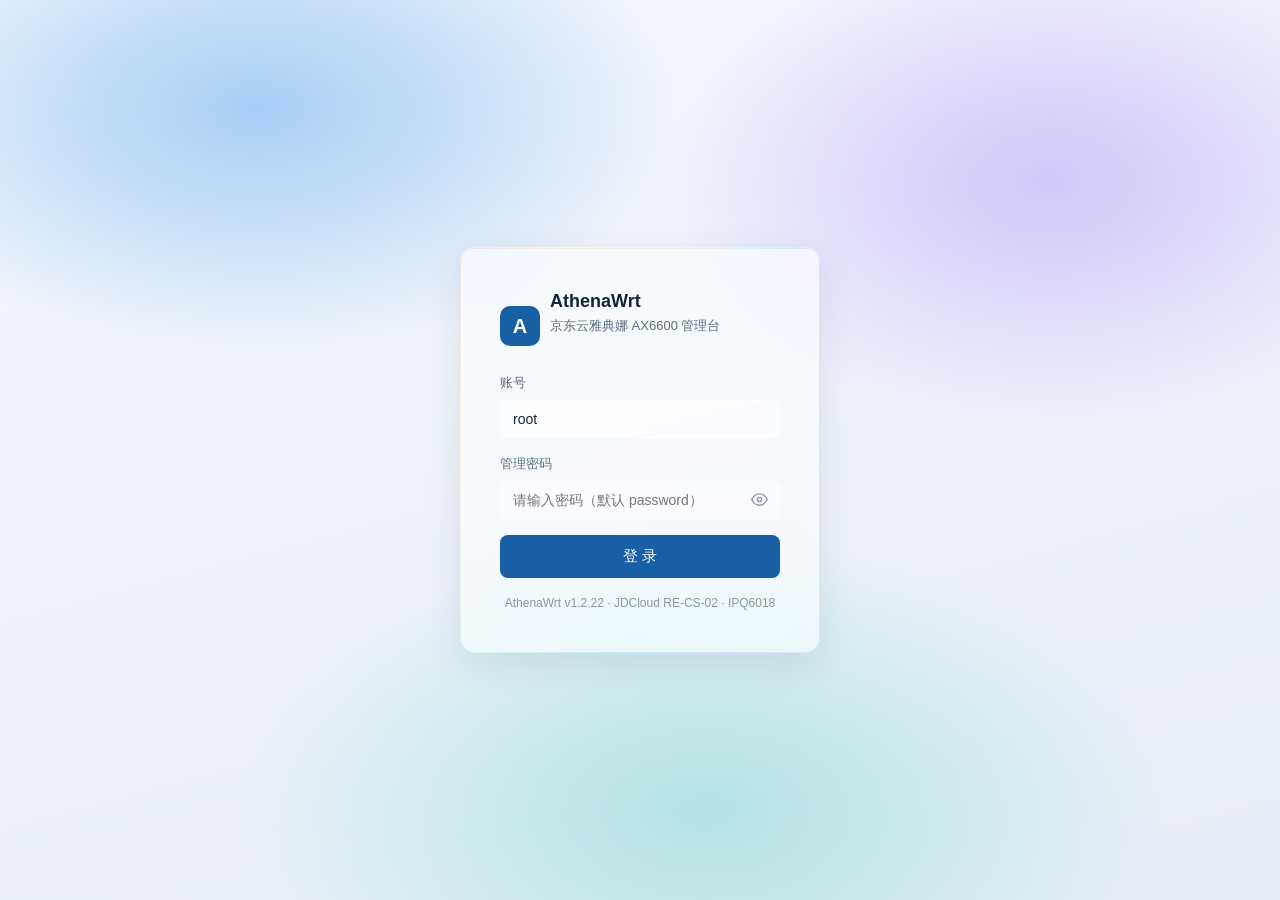
<file: luci-app-athena-src/frontend/luci-app-athena/htdocs/luci-static/resources/view/athena/index_v1.2.22_backup.html>
<!DOCTYPE html>
<html lang="zh-CN">
<head>
<meta charset="UTF-8">
<meta name="viewport" content="width=device-width, initial-scale=1.0">
<title>AthenaWrt · 雅典娜管理台</title>
<style>
:root{
  --primary:#185FA5; --primary-light:#E6F1FB; --primary-dark:#0C447C;
  --bg:#eef2f7; --card:rgba(255,255,255,var(--glass-alpha)); --text:#14233a; --text2:#5b6b82; --text3:#8a97a8;
  --border:rgba(255,255,255,.7); --green:#16a34a; --red:#dc2626; --amber:#d97706; --blue:#378ADD;
  --track:rgba(24,95,165,.10); --hover:rgba(255,255,255,.62);
  --radius:18px; --shadow:0 10px 36px rgba(31,61,110,.10);
  --input-bg:rgba(255,255,255,.5);
  --glass:blur(var(--glass-blur)) saturate(var(--glass-sat));
  --glass-border:inset 0 1px 0 rgba(255,255,255,var(--hi-op));
  /* 液态玻璃主题变量（可在「高级→全局设置→液态玻璃外观」自定义） */
  --blob-c1:90,167,238; --blob-c2:167,139,250; --blob-c3:91,211,196;
  --blob-op1:.5; --blob-op2:.42; --blob-op3:.38;
  --glass-alpha:.58; --glass-blur:20px; --glass-sat:160%;
  --iri-op:.55; --hi-op:.7;
  --base-grad:linear-gradient(165deg,#f3f6fb 0%,#e7edf6 100%);
}
body.dark{
  --primary-light:#14324f; --bg:#0a0e16; --card:rgba(22,27,38,var(--glass-alpha-dark)); --text:#e8ecf4; --text2:#9aa6b8; --text3:#5f6b7d;
  --border:rgba(255,255,255,.10); --track:rgba(255,255,255,.07); --hover:rgba(255,255,255,.06); --shadow:0 10px 36px rgba(0,0,0,.5);
  --input-bg:rgba(255,255,255,.08);
  --glass-border:inset 0 1px 0 rgba(255,255,255,var(--hi-op-dark));
  --glass-alpha-dark:.55; --hi-op-dark:.06;
  --blob-op1:.28; --blob-op2:.22; --blob-op3:.18;
  --base-grad:linear-gradient(165deg,#0a0e16,#0d1320);
}
*{margin:0;padding:0;box-sizing:border-box}
body{font-family:-apple-system,BlinkMacSystemFont,"Segoe UI","PingFang SC","Microsoft YaHei",sans-serif;background:radial-gradient(60% 50% at 15% 6%,rgba(var(--blob-c1),var(--blob-op1)),transparent 60%),radial-gradient(55% 45% at 88% 18%,rgba(var(--blob-c2),var(--blob-op2)),transparent 60%),radial-gradient(60% 50% at 55% 94%,rgba(var(--blob-c3),var(--blob-op3)),transparent 60%),var(--base-grad);background-attachment:fixed;color:var(--text);font-size:14px;line-height:1.6;-webkit-font-smoothing:antialiased}
button{font-family:inherit;cursor:pointer;border:none;background:none}
svg{display:block}

/* ===== 登录页 ===== */
.login{position:fixed;inset:0;z-index:100;display:flex;align-items:center;justify-content:center;background:radial-gradient(55% 45% at 20% 12%,rgba(var(--blob-c1),var(--blob-op1)),transparent 60%),radial-gradient(50% 45% at 82% 20%,rgba(var(--blob-c2),var(--blob-op2)),transparent 60%),radial-gradient(60% 50% at 55% 90%,rgba(var(--blob-c3),var(--blob-op3)),transparent 60%),var(--base-grad)}
.login-card{background:var(--card);border-radius:16px;padding:40px;width:360px;box-shadow:0 12px 40px rgba(0,0,0,.2)}
.logo{display:flex;align-items:center;gap:10px;margin-bottom:8px}
.logo-badge{width:40px;height:40px;border-radius:10px;background:var(--primary);display:flex;align-items:center;justify-content:center;color:#fff;font-weight:600;font-size:20px}
.login-card h1{font-size:18px;font-weight:600}
.login-card .sub{color:var(--text2);font-size:13px;margin-bottom:28px}
.field{margin-bottom:16px}
.field label{display:block;font-size:13px;color:var(--text2);margin-bottom:6px}
.field input{width:100%;padding:10px 12px;border:1px solid var(--border);border-radius:8px;font-size:14px;outline:none;background:var(--input-bg);color:var(--text);transition:border-color .15s}
.field input:focus{border-color:var(--primary)}
/* 统一玻璃化表单控件：覆盖所有散落的 input/select，避免浏览器默认白底直角 */
.limit-row input,.limit-row select,.modal input[type=text],.modal input[type=password],.modal input[type=time],.modal input[type=number],.modal input[type=file],.field select,.modal select{
  width:100%;padding:10px 12px;border:1px solid var(--border);border-radius:8px;font-size:14px;outline:none;
  background:var(--input-bg);color:var(--text);font-family:inherit;transition:border-color .15s;
}
.limit-row input:focus,.limit-row select:focus,.modal input:focus,.field select:focus,.modal select:focus{border-color:var(--primary)}
body.dark .limit-row input,body.dark .limit-row select,body.dark .modal input,body.dark .field select,body.dark .modal select{color-scheme:dark}
.login-btn{width:100%;padding:12px;background:var(--primary);color:#fff;border-radius:8px;font-size:15px;font-weight:500}
.login-btn:hover{background:var(--primary-dark)}
.login-tip{margin-top:16px;font-size:12px;color:var(--text3);text-align:center}
.login-err{margin-top:12px;font-size:12px;color:var(--red);text-align:center;display:none}

/* ===== 主框架 ===== */
.app{display:none;min-height:100vh}
.app.show{display:flex}
.sidebar{width:232px;background:var(--card);border-right:1px solid var(--border);display:flex;flex-direction:column;position:fixed;top:0;bottom:0;left:0}
.sidebar .brand{display:flex;align-items:center;gap:10px;padding:18px 20px;border-bottom:1px solid var(--border)}
.sidebar .brand .logo-badge{width:34px;height:34px;border-radius:9px;font-size:17px}
.sidebar .brand span{font-weight:600;font-size:15px}
.sidebar .brand small{display:block;color:var(--text3);font-size:11px;font-weight:400}
.nav{flex:1;padding:12px 10px;overflow-y:auto}
.nav-item{display:flex;align-items:center;gap:12px;padding:11px 14px;border-radius:9px;color:var(--text2);font-size:14px;margin-bottom:2px;transition:.15s;width:100%;text-align:left}
.nav-item:hover{background:var(--bg)}
.nav-item.active{background:var(--primary-light);color:var(--primary-dark);font-weight:500}
.nav-item svg{flex:none;opacity:.9}
.sidebar .foot{padding:14px 20px;border-top:1px solid var(--border)}
.sidebar .foot .adv{display:flex;align-items:center;gap:10px;padding:10px 12px;border:1px dashed var(--border);border-radius:9px;color:var(--text2);font-size:13px;width:100%}

.main{flex:1;margin-left:232px;padding:0 28px 40px}
.topbar{display:flex;align-items:center;justify-content:space-between;padding:14px 20px;margin:14px 0 18px;position:sticky;top:12px;border:1px solid var(--border);border-radius:16px;box-shadow:var(--shadow),var(--glass-border);z-index:10}
.topbar h2{font-size:20px;font-weight:600}
.topbar .meta{display:flex;align-items:center;gap:16px;color:var(--text2);font-size:13px}
.pill{display:flex;align-items:center;gap:6px;padding:6px 12px;background:var(--card);border:1px solid var(--border);border-radius:20px}
.dot{width:8px;height:8px;border-radius:50%;background:var(--green)}
.metric.clickable{cursor:pointer;transition:.15s}
.metric.clickable:hover{border-color:var(--primary)}

.view{display:none;animation:fade .2s}
.view.active{display:block}
@keyframes fade{from{opacity:0;transform:translateY(4px)}to{opacity:1;transform:none}}

/* ===== 通用卡片 ===== */
.grid{display:grid;gap:16px}
.card{background:var(--card);border:1px solid var(--border);border-radius:var(--radius);padding:20px}
.card h3{font-size:14px;font-weight:600;margin-bottom:14px}
.card .hint{font-size:12px;color:var(--text3);font-weight:400;margin-left:8px}
.row{display:flex;gap:16px}
.metric{background:var(--card);border:1px solid var(--border);border-radius:20px;padding:20px 24px}
.metric .label{font-size:13px;color:var(--text2)}
.metric .value{font-size:26px;font-weight:600;margin-top:4px}
.metric .delta{font-size:12px;color:var(--text3)}
/* 首页指标卡：默认全显，3 列 → 2 列 → 1 列自适应 */
.metrics-grid{display:grid;grid-template-columns:repeat(3,1fr);gap:16px}
.metrics-grid .metric{margin:0}
.metric.drag{cursor:grab}
.metric.drag:active{cursor:grabbing}
.metric .drag-handle{position:absolute;top:10px;right:12px;color:var(--text3);opacity:0;transition:.15s;font-size:14px}
.metric:hover .drag-handle{opacity:1}
@media(max-width:1100px){.metrics-grid{grid-template-columns:repeat(2,1fr)}}
@media(max-width:640px){.metrics-grid{grid-template-columns:1fr}}
.tag{display:inline-block;padding:2px 8px;border-radius:6px;font-size:12px;background:var(--primary-light);color:var(--primary-dark)}
.tag.green{background:#E8F5EC;color:var(--green)}
.tag.red{background:#FBEAEA;color:var(--red)}
.tag.amber{background:#FDF1E0;color:var(--amber)}
.tag.blue{background:#E8F0FB;color:var(--primary)}
.tag.gray{background:#F1F3F4;color:var(--text2)}
.btn{padding:8px 16px;border-radius:8px;font-size:13px;font-weight:500;border:1px solid var(--border);color:var(--text2);background:#fff;transition:.15s}
.btn:hover{border-color:var(--primary);color:var(--primary)}
.btn.primary{background:var(--primary);border-color:var(--primary);color:#fff}
.btn.primary:hover{background:var(--primary-dark);color:#fff}
.btn.sm{padding:5px 12px;font-size:12px}
.btn.danger{color:var(--red)}
.btn.danger:hover{border-color:var(--red);color:var(--red)}
.switch{position:relative;width:40px;height:22px;background:#d1d5db;border-radius:11px;transition:.2s;flex:none}
.switch.on{background:var(--green)}
.switch::after{content:"";position:absolute;top:2px;left:2px;width:18px;height:18px;background:#fff;border-radius:50%;transition:.2s}
.switch.on::after{left:20px}

/* ===== 首页 ===== */
.speed-hero{display:flex;gap:24px;align-items:center;flex-wrap:wrap}
.speed-num{font-size:44px;font-weight:600;line-height:1}
.speed-unit{font-size:14px;color:var(--text2);margin-left:4px}
.speed-label{font-size:13px;color:var(--text2);margin-bottom:6px}
.speed-dir{display:flex;align-items:center;gap:12px}
.arrow-dn{color:var(--blue)}.arrow-up{color:var(--green)}
.quick{display:grid;grid-template-columns:repeat(auto-fit,minmax(140px,1fr));gap:12px}
.quick-btn{display:flex;flex-direction:column;align-items:center;gap:8px;padding:18px 10px;background:var(--card);border:1px solid var(--border);border-radius:var(--radius);transition:.15s}
.quick-btn:hover{border-color:var(--primary);box-shadow:var(--shadow)}
.quick-btn .ic{width:38px;height:38px;border-radius:10px;display:flex;align-items:center;justify-content:center;background:var(--primary-light);color:var(--primary)}
.quick-btn span{font-size:13px}

/* ===== 首页 v2（v1.2.19 新设计）===== */
.hero-card{overflow:hidden}
.hero-head{display:flex;align-items:center;justify-content:space-between;flex-wrap:wrap;gap:10px;margin-bottom:16px}
.hero-ttl{font-size:13px;font-weight:600;color:var(--text2);display:flex;align-items:center;gap:8px}
.hero-ttl span{font-weight:400;color:var(--text3)}
.hero-legend{display:flex;gap:16px;font-size:11px;color:var(--text3);flex-wrap:wrap;align-items:center}
.hero-legend span{display:inline-flex;align-items:center;gap:6px}
.hero-legend i{width:16px;height:3px;border-radius:2px;display:inline-block}
.hero-legend .lg-dn{background:var(--blue)}
.hero-legend .lg-up{background:var(--green)}
.hero-main{display:grid;grid-template-columns:1fr;gap:16px;align-items:center}
.hero-cols{display:flex;gap:26px;flex-wrap:wrap}
.hero-col .hero-lab{font-size:12px;color:var(--text3);display:flex;align-items:center;gap:6px;margin-bottom:6px}
.hero-col .hero-val{font-size:38px;font-weight:700;line-height:1;font-variant-numeric:tabular-nums;letter-spacing:-.5px}
.hero-col .hero-unit{font-size:13px;color:var(--text3);font-weight:500;margin-left:5px}
.hero-col .hero-pk{font-size:11px;color:var(--text3);margin-top:8px}
.hero-col.hc-dn .hero-val{color:var(--blue)}
.hero-col.hc-up .hero-val{color:var(--green)}
.hero-chart{position:relative;height:86px;min-width:0}
.hero-chart svg{position:absolute;inset:0;width:100%;height:100%}
.hero-axis{position:absolute;inset:auto 0 0;display:flex;justify-content:space-between;font-size:10px;color:var(--text3);padding-top:2px}
.kpis-head{display:flex;justify-content:space-between;align-items:center;margin-bottom:2px}
.kpis-head h3{font-size:14px;font-weight:600}
.kpis{display:grid;grid-template-columns:1fr;gap:16px}
.kpi{display:flex;align-items:center;gap:16px;padding:18px 20px;min-width:0;cursor:pointer;transition:.18s}
.kpi:hover{border-color:var(--primary);transform:translateY(-2px);box-shadow:var(--shadow)}
.kpi-ring{position:relative;width:64px;height:64px;flex:none}
.kpi-ring svg{width:64px;height:64px;transform:rotate(-90deg)}
.kpi-ring .rk-track{stroke:var(--track);fill:none;stroke-width:6}
.kpi-ring .rk-bar{fill:none;stroke-width:6;stroke-linecap:round;transition:stroke-dashoffset .6s ease}
.kpi-ring .rk-num{position:absolute;inset:0;display:flex;align-items:center;justify-content:center;font-size:15px;font-weight:700;font-variant-numeric:tabular-nums}
.kpi-info{min-width:0}
.kpi-info .kpi-t{font-size:12px;color:var(--text3);margin-bottom:5px}
.kpi-info .kpi-v{font-size:22px;font-weight:700;line-height:1.15;font-variant-numeric:tabular-nums;white-space:nowrap}
.kpi-info .kpi-d{font-size:11px;color:var(--text3);margin-top:5px}
.kpi-bars{display:flex;gap:3px;align-items:flex-end;height:26px;margin-top:8px}
.kpi-bars i{flex:1;border-radius:2px;background:var(--track);min-width:3px}
.kpi-ic{width:40px;height:40px;border-radius:12px;display:flex;align-items:center;justify-content:center;flex:none;background:var(--primary-light);color:var(--primary)}
.kpi-ic svg{width:20px;height:20px}
.netband{display:flex;flex-wrap:wrap;gap:9px;padding:16px 18px}
.netband .chip{display:inline-flex;align-items:center;gap:8px;padding:8px 13px;border-radius:11px;font-size:12px;background:var(--hover);border:1px solid var(--border);color:var(--text2);min-height:38px}
.netband .chip b{color:var(--text);font-weight:600}
.netband .chip .k{color:var(--text3)}
.netband .chip .st{width:7px;height:7px;border-radius:50%}
.st-on{background:var(--green);box-shadow:0 0 0 3px rgba(22,163,74,.14)}
.st-off{background:var(--text3)}
.row2{display:grid;grid-template-columns:1fr;gap:16px;align-items:start}
.topo2{display:flex;flex-direction:column;gap:10px;padding:8px 4px 4px}
.tp-node{display:flex;align-items:center;gap:10px;padding:11px 14px;border-radius:14px;border:1px solid var(--border);background:var(--hover);font-size:12px}
.tp-node b{color:var(--text);font-weight:600}
.tp-node i{margin-left:auto;color:var(--text3);font-size:11px;font-style:normal}
.tp-line{display:flex;align-items:center;gap:10px;padding-left:22px;color:var(--text3);font-size:11px}
.tp-line::before{content:"";width:1px;height:16px;background:var(--border);flex:none}
.tp-branch{display:grid;grid-template-columns:1fr 1fr;gap:8px;padding-left:22px}
.tp-leaf{border-radius:11px;border:1px dashed var(--border);padding:9px 12px;font-size:11px;color:var(--text2)}
.tp-leaf b{color:var(--text);font-weight:600;display:block;margin-bottom:2px}
.tp-leaf.off{opacity:.5}
@media(min-width:560px){.kpis{grid-template-columns:1fr 1fr}}
@media(min-width:880px){
  .kpis{grid-template-columns:repeat(3,1fr)}
  .hero-main{grid-template-columns:auto 1fr;gap:22px}
  .hero-col .hero-val{font-size:44px}
  .hero-cols{gap:34px}
  .row2{grid-template-columns:3fr 2fr}
}

/* ===== 设备表 ===== */
.table{width:100%;border-collapse:collapse}
.table th{text-align:left;font-size:12px;color:var(--text3);font-weight:500;padding:10px 12px;border-bottom:1px solid var(--border)}
.table td{padding:12px;border-bottom:1px solid var(--border);font-size:13px}
.table tr:hover td{background:var(--hover)}
.dev{display:flex;align-items:center;gap:10px}
.dev-ic{width:34px;height:34px;border-radius:9px;background:var(--primary-light);color:var(--primary-dark);display:flex;align-items:center;justify-content:center;font-size:14px;font-weight:600;flex:none}

/* ===== 频段卡 ===== */
.band{display:grid;grid-template-columns:repeat(auto-fit,minmax(220px,1fr));gap:16px}
.band-card{background:var(--card);border:1px solid var(--border);border-radius:var(--radius);padding:20px}
.band-card .top{display:flex;justify-content:space-between;align-items:center;margin-bottom:14px}
.band-name{font-size:16px;font-weight:600}
.band-chip{font-size:11px;color:var(--text2)}
.band-row{display:flex;justify-content:space-between;font-size:13px;color:var(--text2);padding:5px 0}

/* ===== 组网模式 ===== */
.modes{display:grid;grid-template-columns:repeat(auto-fit,minmax(150px,1fr));gap:12px}
.mode{border:1px solid var(--border);border-radius:var(--radius);padding:14px;cursor:pointer;background:var(--card);transition:.15s;text-align:left}
.mode:hover{border-color:var(--primary)}
.mode.sel{border:2px solid var(--primary);background:var(--primary-light)}
.mode .m-name{font-size:14px;font-weight:600}
.mode .m-desc{font-size:12px;color:var(--text2);margin:3px 0 10px}
.mode .m-tag{font-size:12px}
.mode-actions{background:var(--card);border:1px solid var(--border);border-radius:var(--radius);padding:18px 20px}
.mode-actions li{list-style:none;font-size:13px;padding:5px 0;display:flex;gap:8px;align-items:flex-start}
.mode-actions li::before{content:"";width:6px;height:6px;border-radius:50%;background:var(--primary);margin-top:7px;flex:none}

/* ===== 端口矩阵 ===== */
.ports{display:grid;grid-template-columns:repeat(auto-fit,minmax(120px,1fr));gap:12px}
.port{background:var(--card);border:1px solid var(--border);border-radius:var(--radius);padding:14px;text-align:center}
.port .p-name{font-size:12px;color:var(--text3)}
.port .p-speed{font-size:15px;font-weight:600;margin:6px 0}
.port .p-state{font-size:12px}

/* ===== 进度条 ===== */
.bar{height:8px;background:var(--track);border-radius:4px;overflow:hidden}
.bar>i{display:block;height:100%;background:var(--primary);border-radius:4px}
.res-row{display:flex;align-items:center;gap:14px;padding:12px 0;border-bottom:1px solid var(--border);flex-wrap:wrap}
.res-row:last-child{border-bottom:none}
.res-name{min-width:120px}
.res-ops{display:flex;gap:6px;flex-shrink:0}
.res-name{width:200px;min-width:130px}
.res-name b{display:block;font-size:13px;font-weight:600}
.res-note{font-size:11px;color:var(--text3)}
.res-bar-wrap{flex:1}
.res-pct{width:72px;text-align:right;font-size:13px;font-weight:600;font-variant-numeric:tabular-nums}
.res-hero{padding:4px 0 2px}
.svc-row{display:flex;align-items:center;gap:14px;padding:14px 0;border-bottom:1px solid var(--border)}
.svc-row:last-child{border-bottom:none}
.svc-info{flex:1;min-width:0}
.svc-name{font-size:14px;font-weight:600}
.svc-desc{font-size:12px;color:var(--text3);margin-top:2px}
.svc-status{font-size:12px;color:var(--text3);width:56px;text-align:center;flex:none}
.svc-status.on{color:var(--green);font-weight:600}

/* ===== 点阵屏 ===== */
.matrix-preview{width:200px;height:80px;background:#111;border-radius:10px;display:flex;align-items:center;justify-content:center;color:#39ff88;font-family:monospace;font-size:22px;letter-spacing:2px}
.check-row{display:flex;align-items:center;gap:10px;padding:9px 0;border-bottom:1px solid var(--border);font-size:13px}
.check-row:last-child{border-bottom:none}
.check-row input{width:16px;height:16px}

/* ===== 系统 ===== */
.scan-list{display:flex;flex-direction:column;gap:8px}
.scan-item{display:flex;align-items:center;gap:10px;font-size:13px;color:var(--text2)}
.scan-item.ok{color:var(--green)}
.info-row{display:flex;justify-content:space-between;padding:8px 0;border-bottom:1px solid var(--border);font-size:13px}
.info-row:last-child{border-bottom:none}
.info-row span:first-child{color:var(--text2)}

/* ===== 设置向导 ===== */
.wizard{position:fixed;inset:0;z-index:90;display:none;align-items:center;justify-content:center;background:radial-gradient(55% 45% at 20% 12%,rgba(90,167,238,.4),transparent 60%),radial-gradient(50% 45% at 82% 20%,rgba(167,139,250,.36),transparent 60%),radial-gradient(60% 50% at 55% 90%,rgba(91,211,196,.32),transparent 60%),linear-gradient(165deg,#eef3fa,#e4ebf5);padding:20px}
.wizard.show{display:flex}
.wizard-card{background:var(--card);border-radius:16px;padding:32px;width:500px;max-width:94vw;box-shadow:0 12px 40px rgba(0,0,0,.12)}
.wizard-steps{display:flex;gap:8px;margin-bottom:26px}
.wstep{flex:1;height:4px;background:#e5e7eb;border-radius:2px;transition:.3s}
.wstep.done,.wstep.active{background:var(--primary)}
.wizard-body{min-height:200px}
.wizard-body h2{font-size:19px;margin-bottom:6px}
.wizard-body .sub{color:var(--text2);font-size:13px;margin-bottom:22px}
.wizard-foot{display:flex;justify-content:space-between;margin-top:26px}
.opt{display:flex;align-items:center;gap:12px;padding:14px;border:1px solid var(--border);border-radius:10px;margin-bottom:10px;cursor:pointer;transition:.15s}
.opt:hover,.opt.sel{border-color:var(--primary);background:var(--primary-light)}
.opt .o-ic{width:36px;height:36px;border-radius:8px;background:var(--primary-light);color:var(--primary);display:flex;align-items:center;justify-content:center;font-size:16px}
.opt .o-name{font-weight:500;font-size:14px}
.opt .o-desc{font-size:12px;color:var(--text2)}

/* ===== 顶栏图标按钮 / 通知中心 ===== */
.icon-btn{position:relative;width:38px;height:38px;display:flex;align-items:center;justify-content:center;background:var(--card);border:1px solid var(--border);border-radius:50%;color:var(--text2);cursor:pointer;transition:.15s;flex:none}
.icon-btn:hover{color:var(--primary);border-color:var(--primary)}
.badge{position:absolute;top:-4px;right:-4px;min-width:18px;height:18px;padding:0 5px;background:var(--red);color:#fff;font-size:11px;border-radius:9px;display:flex;align-items:center;justify-content:center;font-weight:600}
.notif-panel{position:absolute;top:46px;right:0;width:320px;max-height:420px;overflow-y:auto;background:var(--card);border:1px solid var(--border);border-radius:12px;box-shadow:0 12px 40px rgba(0,0,0,.15);display:none;z-index:120;text-align:left}
.notif-panel.show{display:block}
.notif-head{display:flex;justify-content:space-between;align-items:center;padding:14px 16px;border-bottom:1px solid var(--border);font-weight:600;font-size:14px;color:var(--text)}
.notif-head button{font-size:12px;color:var(--primary)}
.notif-item{display:flex;gap:10px;padding:12px 16px;border-bottom:1px solid var(--border);font-size:13px;color:var(--text)}
.notif-item:last-child{border-bottom:none}
.notif-item .n-ic{width:32px;height:32px;border-radius:8px;background:var(--primary-light);color:var(--primary);display:flex;align-items:center;justify-content:center;flex:none;font-size:15px}
.notif-item .n-t{font-size:13px;line-height:1.4}
.notif-item .n-time{font-size:11px;color:var(--text3);margin-top:2px}
.notif-empty{padding:40px 16px;text-align:center;color:var(--text3);font-size:13px}

/* ===== 弹窗 ===== */
.modal-mask{position:fixed;inset:0;background:rgba(0,0,0,.45);z-index:130;display:none;align-items:center;justify-content:center;padding:20px}
.modal-mask.show{display:flex}
.modal{background:var(--card);border-radius:14px;width:400px;max-width:94vw;padding:24px;box-shadow:0 16px 50px rgba(0,0,0,.25)}
.modal.lg{width:min(1180px,94vw);max-height:92vh;overflow-y:auto}
.modal.lg h3{font-size:18px}
.modal h3{font-size:16px;font-weight:600;margin-bottom:6px;color:var(--text)}
.modal .m-sub{font-size:13px;color:var(--text2);margin-bottom:18px}
.modal .m-foot{display:flex;justify-content:flex-end;gap:10px;margin-top:20px}
.modal input[type=number]{width:100%;padding:10px 12px;border:1px solid var(--border);border-radius:8px;font-size:14px;outline:none;background:var(--input-bg);color:var(--text)}
.modal input[type=number]:focus{border-color:var(--primary)}
.limit-row{display:flex;gap:14px;margin-bottom:14px}
.limit-row>div{flex:1}
.limit-row label{display:block;font-size:13px;color:var(--text2);margin-bottom:6px}

/* ===== 插件嵌入面板（iframe 原生页 mock） ===== */
.modal.wide{width:760px}
.pl-head{display:flex;justify-content:space-between;align-items:flex-start;gap:12px;padding-bottom:14px;border-bottom:1px solid var(--border);margin-bottom:14px}
.pl-title{font-size:16px;font-weight:700;color:var(--text)}
.pl-sub{font-size:12px;color:var(--text2);margin-top:3px}
.pl-badge{font-size:11px;color:var(--green);background:var(--primary-light);padding:4px 10px;border-radius:12px;white-space:nowrap;flex:none}
.pl-tabs{display:flex;gap:6px;margin-bottom:16px;flex-wrap:wrap}
.pl-tab{padding:6px 14px;border-radius:16px;font-size:13px;color:var(--text2);background:var(--track);border:none;cursor:pointer}
.pl-tab.on{background:var(--primary);color:#fff}
.pl-mode-row{display:grid;grid-template-columns:repeat(auto-fit,minmax(150px,1fr));gap:10px;margin-bottom:18px}
.pl-node{display:flex;align-items:center;gap:12px;padding:11px 14px;border:1px solid var(--border);border-radius:10px;margin-bottom:10px;font-size:13px}
.pl-node .dot{width:8px;height:8px;border-radius:50%;background:var(--green);flex:none}
.pl-node.sel{border-color:var(--primary);background:var(--primary-light)}
.pl-note{font-size:11.5px;color:var(--text3);background:var(--track);border-radius:8px;padding:10px 12px;margin-top:14px;line-height:1.6}

/* ===== 系统日志 ===== */
.log-toolbar{display:flex;gap:10px;align-items:center;margin-bottom:14px;flex-wrap:wrap}
.log-search{flex:1;min-width:160px}
.log-chips{display:flex;gap:6px;flex-wrap:wrap}
.log-chip{padding:4px 12px;border-radius:14px;font-size:12px;color:var(--text2);background:var(--track);cursor:pointer;border:1px solid transparent}
.log-chip.on{background:var(--primary);color:#fff}
.log-list{max-height:340px;overflow-y:auto;background:var(--track);border-radius:10px;padding:8px 0;font-family:ui-monospace,SFMono-Regular,Consolas,monospace}
.log-line{display:flex;gap:10px;padding:6px 14px;font-size:12px;line-height:1.55;color:var(--text2)}
.log-line .lt{flex:none;color:var(--text3)}
.log-line .lv{flex:none;width:44px;font-weight:600;text-transform:uppercase;font-size:11px;line-height:1.9}
.log-line .lv.info{color:var(--blue)}
.log-line .lv.warn{color:var(--amber)}
.log-line .lv.err{color:var(--red)}
.log-line .lv.debug{color:var(--text3)}
.log-line .lg{color:var(--text);word-break:break-all}
.log-empty{padding:36px 16px;text-align:center;color:var(--text3);font-size:13px}

/* ===== 软件包管理 ===== */
.pkg-toolbar{display:flex;gap:10px;margin-bottom:14px;flex-wrap:wrap}
.pkg-search{flex:1;min-width:180px}
.pkg-tabs{display:flex;gap:6px}
.pkg-tab{padding:6px 14px;border-radius:16px;font-size:13px;color:var(--text2);background:var(--track);border:none;cursor:pointer}
.pkg-tab.on{background:var(--primary);color:#fff}
.pkg-list{max-height:360px;overflow-y:auto;display:flex;flex-direction:column;padding-right:4px}
.pkg-row{display:flex;align-items:center;gap:12px;padding:11px 2px;border-bottom:1px solid var(--border)}
.pkg-row:last-child{border-bottom:none}
.pkg-info{flex:1;min-width:0}
.pkg-name{font-size:13.5px;font-weight:600;font-family:ui-monospace,SFMono-Regular,Consolas,monospace}
.pkg-desc{font-size:12px;color:var(--text3);margin-top:2px;white-space:nowrap;overflow:hidden;text-overflow:ellipsis}
.pkg-ver{font-size:12px;color:var(--text2);flex:none;font-variant-numeric:tabular-nums;white-space:nowrap}
.pkg-actions{display:flex;gap:6px;flex:none}
.pkg-empty{padding:36px 16px;text-align:center;color:var(--text3);font-size:13px}

/* ===== 移动端底部导航 ===== */
.mnav{display:none;position:fixed;left:0;right:0;bottom:0;background:var(--card);border-top:1px solid var(--border);z-index:50;padding:6px 4px calc(6px + env(safe-area-inset-bottom))}
.mnav-inner{display:flex;justify-content:space-around}
.mnav-item{display:flex;flex-direction:column;align-items:center;gap:3px;font-size:10px;color:var(--text3);padding:4px 6px;border-radius:8px;min-width:48px;background:none;border:none}
.mnav-item.active{color:var(--primary)}
.mnav-item svg{width:20px;height:20px}

/* ===== 流量趋势图 ===== */
.trend-tabs{display:flex;gap:8px;margin-bottom:16px}
.trend-tab{padding:6px 14px;border-radius:16px;font-size:13px;color:var(--text2);background:var(--track)}
.trend-tab.on{background:var(--primary);color:#fff}
.trend-legend{display:flex;gap:16px;font-size:12px;color:var(--text2);margin-top:12px}
.trend-legend i{display:inline-block;width:10px;height:10px;border-radius:2px;margin-right:5px;vertical-align:middle}

/* ===== 体检报告 ===== */
.report{display:flex;gap:20px;align-items:center;margin-bottom:18px}
.report-score{width:88px;height:88px;border-radius:50%;display:flex;flex-direction:column;align-items:center;justify-content:center;background:var(--primary-light);color:var(--primary);flex:none}
.report-score b{font-size:28px;line-height:1}
.report-score span{font-size:11px;margin-top:2px}
.report-verdict{font-size:15px;font-weight:600;color:var(--text)}
.report-verdict small{display:block;font-size:12px;color:var(--text2);font-weight:400;margin-top:4px}
.report-advice{margin-top:14px;padding:12px 14px;background:var(--primary-light);border-radius:10px;font-size:13px;color:var(--text)}

/* ===== 暗黑模式针对性覆盖 ===== */
body.dark .nav-item.active,body.dark .dev-ic,body.dark .quick-btn .ic,body.dark .opt .o-ic{color:#7ab3e8}
body.dark .tag{background:#1f3a54;color:#9cc3e5}
body.dark .login{background:linear-gradient(160deg,#08121f 0%,#0f2438 55%,#14324f 100%)}

/* ===== 液态玻璃质感 ===== */
.card,.metric,.band-card,.quick-btn,.port,.pill,.icon-btn,.login-card,.wizard-card,.modal,.notif-panel,.mode-actions,.mode:not(.sel){
  background:var(--card);
  -webkit-backdrop-filter:var(--glass);
  backdrop-filter:var(--glass);
  box-shadow:var(--shadow),var(--glass-border);
}
.card,.metric,.login-card,.wizard-card,.modal{position:relative}
.card::before,.metric::before,.login-card::before,.wizard-card::before,.modal::before{
  content:"";position:absolute;inset:0;border-radius:inherit;padding:1.2px;
  background:linear-gradient(120deg,rgba(255,138,122,.42),rgba(255,196,107,.38),rgba(184,224,106,.32),rgba(107,216,200,.4),rgba(107,184,255,.5),rgba(155,138,255,.42),rgba(215,138,255,.4));
  -webkit-mask:linear-gradient(#fff 0 0) content-box,linear-gradient(#fff 0 0);
  -webkit-mask-composite:xor;mask-composite:exclude;
  pointer-events:none;opacity:var(--iri-op);
}
.sidebar,.topbar,.mnav{
  background:rgba(255,255,255,.42);
  -webkit-backdrop-filter:blur(26px) saturate(170%);
  backdrop-filter:blur(26px) saturate(170%);
}
body.dark{
  background:radial-gradient(60% 50% at 15% 6%,rgba(var(--blob-c1),var(--blob-op1)),transparent 60%),radial-gradient(55% 45% at 88% 18%,rgba(var(--blob-c2),var(--blob-op2)),transparent 60%),radial-gradient(60% 50% at 55% 94%,rgba(var(--blob-c3),var(--blob-op3)),transparent 60%),var(--base-grad);
}
body.dark .sidebar,body.dark .topbar,body.dark .mnav{background:rgba(14,18,28,.55)}
body.dark .card::before,body.dark .metric::before,body.dark .login-card::before,body.dark .wizard-card::before,body.dark .modal::before{opacity:calc(var(--iri-op)*.55)}

/* ===== 液态玻璃主题设置弹窗 ===== */
.theme-presets{display:grid;grid-template-columns:1fr 1fr;gap:10px;margin-bottom:4px}
.theme-preset{display:flex;flex-direction:column;gap:4px;text-align:left;padding:12px;border:1px solid var(--border);border-radius:12px;background:var(--bg);transition:.15s;align-items:flex-start;cursor:pointer}
.theme-preset:hover{border-color:var(--primary)}
.theme-preset.on{border:2px solid var(--primary);background:var(--primary-light)}
.theme-preset .tp-ic{font-size:20px;line-height:1}
.theme-preset .tp-name{font-size:13px;font-weight:600;color:var(--text)}
.theme-preset .tp-desc{font-size:11.5px;color:var(--text3);line-height:1.5}
.theme-sec{font-size:13px;font-weight:600;color:var(--text);margin:18px 0 4px;padding-top:14px;border-top:1px solid var(--border)}
.theme-row{display:flex;align-items:center;gap:12px;padding:8px 0}
.theme-row label{font-size:13px;color:var(--text2);flex:0 0 88px}
.theme-row input[type=range]{flex:1;accent-color:var(--primary);height:4px;cursor:pointer}
.theme-row .tr-val{font-size:12px;color:var(--text);width:38px;text-align:right;flex:none;font-variant-numeric:tabular-nums}
.swatches{display:flex;gap:8px;flex:1;flex-wrap:wrap}
.swatch{width:34px;height:34px;border-radius:10px;border:2px solid transparent;cursor:pointer;position:relative}
.swatch.on{border-color:var(--primary);box-shadow:0 0 0 2px var(--primary-light)}

/* ===== 家长控制 / 防蹭网 / 文件共享（新增） ===== */
.pc-row{display:flex;align-items:center;gap:12px;padding:11px 0;border-bottom:1px solid var(--border);font-size:13px;flex-wrap:wrap}
.pc-row:last-child{border-bottom:none}
.pc-dev{flex:1;min-width:150px;display:flex;align-items:center;gap:10px}
.pc-mac{font-size:11px;color:var(--text3);font-family:ui-monospace,Consolas,monospace}
.new-tag{display:inline-block;padding:1px 8px;border-radius:6px;font-size:11px;background:#FDF1E0;color:var(--amber);font-weight:600}
.week-row{display:flex;gap:6px;flex-wrap:wrap;margin:6px 0}
.day-btn{padding:4px 10px;border-radius:14px;font-size:12px;color:var(--text2);background:var(--track);border:1px solid transparent;cursor:pointer}
.day-btn.on{background:var(--primary);color:#fff}
.time-row{display:flex;gap:10px;align-items:center;margin:4px 0}
.time-row input[type=time]{width:110px;padding:7px 10px;border:1px solid var(--border);border-radius:8px;font-size:13px;outline:none;background:var(--input-bg);color:var(--text)}
.share-card{border:1px dashed var(--border);border-radius:12px;padding:16px;text-align:center}
.share-card .sc-ic{width:44px;height:44px;border-radius:12px;background:var(--primary-light);color:var(--primary);display:flex;align-items:center;justify-content:center;margin:0 auto 10px;font-size:20px}

@media(max-width:768px){
  .sidebar{display:none}
  .main{margin-left:0;padding:0 16px 96px}
  .speed-num{font-size:34px}
  .mnav{display:block}
  .notif-panel{width:280px;right:-70px}
  .pill.hide-m{display:none}
}
/* ===== 全站 v2 组件层（从预览稿注入，适配本后台变量）===== */
/* 主题化自定义下拉：隐藏原生 select，浮层玻璃化 */
.csel{position:relative;font-size:14px;min-width:0;display:block}
.csel-head{height:42px;display:flex;align-items:center;justify-content:space-between;gap:10px;padding:0 14px;border:1px solid var(--border);border-radius:12px;background:var(--input-bg);box-shadow:inset 0 1px 0 rgba(255,255,255,.05);color:var(--text);cursor:pointer;backdrop-filter:blur(4px);transition:.18s;user-select:none}
.csel-head:hover{border-color:var(--primary)}
.csel-head.on{border-color:var(--primary);box-shadow:0 0 0 3px var(--track)}
.csel-head .arr{flex:none;width:16px;height:16px;transition:transform .2s;color:var(--text3)}
.csel-head.on .arr{transform:rotate(180deg);color:var(--primary)}
.csel-pop{position:absolute;top:calc(100% + 6px);left:0;right:0;background:var(--card);border:1px solid var(--border);border-radius:12px;box-shadow:var(--shadow);z-index:40;display:none;max-height:224px;overflow-y:auto;padding:4px;scrollbar-width:thin;scrollbar-color:var(--text3) transparent}
.csel-pop::-webkit-scrollbar{width:6px}
.csel-pop::-webkit-scrollbar-thumb{background:var(--text3);border-radius:99px}
.csel-pop.open{display:block}
.csel-opt{padding:10px 12px;border-radius:8px;cursor:pointer;color:var(--text);font-size:13.5px;line-height:1.4;transition:.12s}
.csel-opt:hover{background:var(--primary-light);color:var(--primary)}
.csel-opt.on{background:var(--primary-light);color:var(--primary);font-weight:600}
.sel-real{display:none !important}
/* 密码明文眼睛 */
.pwd-wrap{position:relative}
.pwd-wrap input{padding-right:42px}
.pwd-eye{position:absolute;right:6px;top:50%;transform:translateY(-50%);width:30px;height:30px;border:0;background:transparent;color:var(--text3);cursor:pointer;border-radius:8px;display:flex;align-items:center;justify-content:center;transition:.15s}
.pwd-eye:hover{background:var(--primary-light);color:var(--primary)}
.pwd-eye.on{color:var(--primary)}
/* 固件升级上传进度条 */
.up-bar{height:8px;border-radius:99px;background:var(--track);overflow:hidden;margin-top:14px}
.up-fill{height:100%;width:0;border-radius:99px;background:linear-gradient(90deg,var(--primary),var(--blue));transition:width .12s linear}
@keyframes spin{to{transform:rotate(360deg)}}
/* 移动端：底部导航 4×2 网格全显 + 列表窄屏舒展 */
@media (max-width:559px){
  .mnav-inner{flex-wrap:wrap;gap:4px}
  .mnav-item{flex:1 1 calc(25% - 4px);min-width:0}
  #views .table th:nth-child(2),#views .table td:nth-child(2){display:none}
  .svc-row .svc-info{flex:1 1 100%;min-width:0}
  .svc-row .btn.sm{flex:1;padding:0 6px;font-size:11px;height:30px;min-width:0}
  .res-row{gap:8px;padding:12px 0}
  .res-row .btn.sm{flex:1;padding:0 6px;font-size:11px;height:30px;min-width:0}
}
</style>
</head>
<body>

<!-- 登录页 -->
<div class="login" id="login">
  <div class="login-card">
    <div class="logo"><div class="logo-badge">A</div><div><h1>AthenaWrt</h1><div class="sub">京东云雅典娜 AX6600 管理台</div></div></div>
    <div class="field"><label>账号</label><input type="text" id="user" value="root" placeholder="root"></div>
    <div class="field"><label>管理密码</label><input type="password" id="pwd" placeholder="请输入密码（默认 password）" onkeydown="if(event.key==='Enter')doLogin()"></div>
    <div class="login-err" id="loginErr">账号或密码错误，请重试</div>
    <button class="login-btn" onclick="doLogin()">登 录</button>
    <div class="login-tip">AthenaWrt v1.2.22 · JDCloud RE-CS-02 · IPQ6018</div>
  </div>
</div>

<!-- 设置向导 -->
<div class="wizard" id="wizard">
  <div class="wizard-card">
    <div class="wizard-steps" id="wsteps"></div>
    <div class="wizard-body" id="wbody"></div>
    <div class="wizard-foot">
      <button class="btn" onclick="skipWizard()">跳过</button>
      <div style="display:flex;gap:10px">
        <button class="btn" id="wprev" onclick="wPrev()" style="visibility:hidden">上一步</button>
        <button class="btn primary" id="wnext" onclick="wNext()">下一步</button>
      </div>
    </div>
  </div>
</div>

<!-- 主界面 -->
<div class="app" id="app">
  <aside class="sidebar">
    <div class="brand"><div class="logo-badge">A</div><div><span>AthenaWrt</span><small>雅典娜 AX6600</small></div></div>
    <nav class="nav" id="nav"></nav>
    <div class="foot"><button class="adv" onclick="switchNativeUI()">
      <svg width="16" height="16" viewBox="0 0 24 24" fill="none" stroke="currentColor" stroke-width="2"><circle cx="12" cy="12" r="3"/><path d="M12 2v3M12 19v3M2 12h3M19 12h3M4.9 4.9l2.1 2.1M17 17l2.1 2.1M19.1 4.9L17 7M7 17l-2.1 2.1"/></svg>
      高级模式（LuCI 原生界面）
    </button></div>
  </aside>

  <div class="main">
    <div class="topbar">
      <h2 id="pageTitle">首页</h2>
      <div class="meta">
        <div class="pill"><span class="dot"></span>运行正常</div>
        <div class="pill">CPU <b id="cpuTemp">0</b>°C</div>
        <div class="pill" id="clock">--:--</div>
        <div class="pill" id="unitPill" onclick="cycleUnit()" title="切换网速单位（Mbps / MB/s / KB/s）" style="cursor:pointer">Mbps</div>
        <div class="icon-btn" onclick="toggleTheme()" title="切换深色/浅色模式">
          <svg width="18" height="18" viewBox="0 0 24 24" fill="none" stroke="currentColor" stroke-width="2" id="themeIcon"><path d="M21 12.8A9 9 0 1 1 11.2 3a7 7 0 0 0 9.8 9.8z"/></svg>
        </div>
      </div>
    </div>
    <div id="views"></div>
  </div>
</div>

<!-- 移动端底部导航 -->
<nav class="mnav" id="mnav"><div class="mnav-inner" id="mnavInner"></div></nav>

<!-- 通用弹窗 -->
<div class="modal-mask" id="modalMask" onclick="if(event.target===this)closeModal()">
  <div class="modal" id="modalBody"></div>
</div>

<script>
'use strict';
/* ========== 基础工具 ========== */
function sGet(k){ try{ return localStorage.getItem(k); }catch(e){ return null; } }
function sSet(k,v){ try{ localStorage.setItem(k,v); }catch(e){} }
function sDel(k){ try{ localStorage.removeItem(k); }catch(e){} }
function toast(msg){
  var t=document.getElementById('toastBox');
  if(!t){ t=document.createElement('div'); t.id='toastBox'; t.style.cssText='position:fixed;left:50%;bottom:32px;transform:translateX(-50%);background:rgba(20,35,58,.92);color:#fff;padding:10px 20px;border-radius:10px;font-size:13px;z-index:999;box-shadow:0 8px 24px rgba(0,0,0,.25);transition:.25s;opacity:0;pointer-events:none'; document.body.appendChild(t); }
  t.textContent=msg; t.style.opacity='1';
  clearTimeout(t._tm); t._tm=setTimeout(function(){ t.style.opacity='0'; },3200);
}
function esc(s){ return String(s==null?'':s).replace(/&/g,'&amp;').replace(/</g,'&lt;').replace(/>/g,'&gt;').replace(/"/g,'&quot;'); }
function fmtSpeed(mbps){ if(SPEED_UNIT==='MB/s') return {n:(mbps/8).toFixed(1), u:'MB/s'}; if(SPEED_UNIT==='KB/s') return {n:Math.round(mbps/8*1024), u:'KB/s'}; return {n:Math.round(mbps), u:'Mbps'}; }
function fmtDiskSize(mb){ mb=parseInt(mb,10); if(!mb||mb<=0) return '—'; if(mb>=1048576) return (mb/1048576).toFixed(1)+' TB'; if(mb>=1024) return (mb/1024).toFixed(1)+' GB'; return mb+' MB'; }
function fmtDur(s){ s=parseInt(s,10)||0; if(s<60) return s+' 秒'; if(s<3600) return Math.floor(s/60)+' 分 '+s%60+' 秒'; if(s<86400) return Math.floor(s/3600)+' 小时 '+Math.floor(s%3600/60)+' 分'; return Math.floor(s/86400)+' 天 '+Math.floor(s%86400/3600)+' 小时'; }

/* ========== 图标 ========== */
const ICONS = {
  overview:'<path d="M3 11l9-8 9 8"/><path d="M5 10v10h5v-6h4v6h5V10"/>',
  wifi:'<path d="M5 12.5a10 10 0 0 1 14 0"/><path d="M8.5 15.5a5 5 0 0 1 7 0"/><circle cx="12" cy="19" r="1"/>',
  devices:'<rect x="4" y="7" width="16" height="13" rx="2"/><path d="M8 7V4h8v3"/><path d="M9 12h6"/>',
  network:'<circle cx="12" cy="12" r="2"/><path d="M12 2v4M12 18v4M2 12h4M18 12h4"/>',
  storage:'<rect x="3" y="5" width="18" height="14" rx="2"/><path d="M3 10h18"/>',
  lighting:'<path d="M9 18h6M10 22h4"/><path d="M12 2a7 7 0 0 0-4 12.7c.8.6 1.5 1.7 1.5 2.9h5c0-1.2.7-2.3 1.5-2.9A7 7 0 0 0 12 2z"/>',
  maintain:'<path d="M14.7 6.3a1 1 0 0 0 0 1.4l1.6 1.6a1 1 0 0 0 1.4 0l3.77-3.77a6 6 0 0 1-7.94 7.94l-6.91 6.91a2.12 2.12 0 0 1-3-3l6.91-6.91a6 6 0 0 1 7.94-7.94l-3.76 3.76z"/>',
  advanced:'<path d="M4 21v-7M4 10V3M12 21v-9M12 8V3M20 21v-5M20 12V3M1 14h6M9 8h6M17 16h6"/>'
};
const DEV_ICONS = {
  phone:{bg:'#E6F1FB',fg:'#185FA5',p:'<rect x="7" y="2" width="10" height="20" rx="2.5"/><path d="M11 18h2"/>'},
  pc:{bg:'#E6F1FB',fg:'#185FA5',p:'<rect x="3" y="4" width="18" height="12" rx="2"/><path d="M8 20h8M12 16v4"/>'},
  tv:{bg:'#E8F5EC',fg:'#16a34a',p:'<rect x="2" y="5" width="20" height="13" rx="2"/><path d="M8 22l4-4 4 4"/>'},
  bulb:{bg:'#FDF1E0',fg:'#d97706',p:'<path d="M9 18h6M10 21h4"/><path d="M12 3a6 6 0 0 0-3.5 10.8c.8.6 1.5 1.6 1.5 2.7h4c0-1.1.7-2.1 1.5-2.7A6 6 0 0 0 12 3z"/>'},
  tablet:{bg:'#E6F1FB',fg:'#185FA5',p:'<rect x="5" y="2.5" width="14" height="19" rx="2.5"/><path d="M11 17.5h2"/>'},
  speaker:{bg:'#F1F3F4',fg:'#5f6368',p:'<rect x="5" y="3" width="14" height="13" rx="2"/><circle cx="12" cy="9.5" r="3"/><path d="M12 15.5v5M9 20.5h6"/>'},
  cam:{bg:'#F1F3F4',fg:'#5f6368',p:'<rect x="3" y="7" width="13" height="10" rx="2"/><path d="M16 11l5-3v8l-5-3"/>'},
  other:{bg:'#F1F3F4',fg:'#5f6368',p:'<rect x="3" y="8" width="18" height="8" rx="2"/><path d="M7 8V6M11 8V6M15 8V6M19 8V6"/>'}
};
function devIcon(type){ var t=DEV_ICONS[type]||DEV_ICONS.other; return '<svg width="18" height="18" viewBox="0 0 24 24" fill="none" stroke="'+t.fg+'" stroke-width="1.8" stroke-linecap="round" stroke-linejoin="round">'+t.p+'</svg>'; }
function devIconBox(type,online){ var t=DEV_ICONS[type]||DEV_ICONS.other; return '<div class="dev-ic" style="background:'+t.bg+';color:'+t.fg+'">'+devIcon(type)+'</div>'; }
function typeName(t){ return {phone:'手机',pc:'电脑',tv:'电视',bulb:'智能设备',tablet:'平板',speaker:'音箱',cam:'摄像头',other:'其他设备'}[t]||'其他设备'; }
function devTypeOf(d){
  if(!d) return 'other';
  if(d.type) return d.type;
  var n=(d.hostname||'').toLowerCase();
  if(/iphone|ipad|android|phone|mi[0-9]|huawei|honor|oppo|vivo|redmi|pixel/.test(n)) return 'phone';
  if(/tv|box|mi-tv/.test(n)) return 'tv';
  if(/pc|notebook|laptop|desktop|thinkpad|macbook|imac/.test(n)) return 'pc';
  if(/speaker|sound/.test(n)) return 'speaker';
  if(/camera|cam/.test(n)) return 'cam';
  return 'other';
}

/* ========== 导航（8 菜单 · 小白版） ========== */
const NAV = [
  {id:'overview',  name:'首页'},
  {id:'wifi',      name:'WiFi'},
  {id:'devices',   name:'设备'},
  {id:'network',   name:'网络'},
  {id:'storage',   name:'存储'},
  {id:'lighting',  name:'灯效'},
  {id:'maintain',  name:'维护'},
  {id:'advanced',  name:'高级'}
];
const PAGE_TITLES = {overview:'首页',wifi:'WiFi 设置',devices:'设备管理',network:'网络设置',storage:'存储共享',lighting:'灯效显示',maintain:'系统维护',advanced:'高级设置'};

/* ========== 全局状态（live 后由后端回读覆盖，无假初始值） ========== */
let down=0, up=0, online=0, temp=0, cpu=0, mem=0;
let _MEM_TOTAL=1024, _MEM_USED=0;
let _STORE_TOTAL=0, _STORE_USED=0, _STORE_NAME='mmcblk0', _STORE_IS_EXT=false;
let _PORTS=[];
let SPEED_UNIT = sGet('athena_speed_unit')||'Mbps';
const SPEED_UNITS=['Mbps','MB/s','KB/s'];
let hasExternalDisk=false, EXT_DISKS=[], EMMC_DISK={name:'mmcblk0',size_mb:122880,mount:'/overlay',fs:'ext4'};
let devTab='all', DEVS=[];
let WIFI_ON=true;
let WIFI_BANDS=[
  {id:'b24', n:'2.4G', chip:'板载 IPQ6018 · 2×2', ssid:'Athena-2.4G', pwd:'', ch:'', bw:'20MHz', rate:'574 Mbps', enc:'WPA2-PSK', on:true, loaded:false},
  {id:'b52', n:'5.2G 游戏频段', chip:'QCN9074 · 4×4', ssid:'Athena-5G-Game', pwd:'', ch:'', bw:'160MHz', rate:'4804 Mbps', enc:'WPA2-PSK', on:true, loaded:false},
  {id:'b58', n:'5.8G 影音频段', chip:'板载 IPQ6018 · 2×2', ssid:'Athena-5G', pwd:'', ch:'149', bw:'80MHz', rate:'1201 Mbps', enc:'WPA2-PSK', on:true, loaded:false}
];
const WIFI_BW=['20MHz','40MHz','80MHz','160MHz'];
const WIFI_ENC=['WPA2-PSK','WPA3-SAE','WPA2/WPA3-PSK','开放（无加密）'];
const NET_MODES=[
  {id:'router', name:'主路由', desc:'宽带拨号，全家上网', tag:'NSS 加速', tagCls:'tag', ic:'🔌'},
  {id:'ap', name:'AP 桥接', desc:'接主路由扩展信号', tag:'有线桥接', tagCls:'tag gray', ic:'📶'},
  {id:'bypass', name:'旁路由', desc:'透明网关', tag:'关闭加速', tagCls:'tag red', ic:'🌐'}
];
let curMode='router', WAN_PROTO='pppoe', WAN_USER='', WAN_PWD='', WAN_DEV='wan', WAN_IP='';
/* 用户在页面选择/保存过上网模式后锁定，避免后台状态刷新把模式覆盖回旧值 */
let modeUserSet=false;
let WAN_STATIC={ip:'',mask:'255.255.255.0',gw:'',dns:'223.5.5.5'};
const WAN_PROTOS=[
  {id:'pppoe', name:'宽带拨号（PPPoE）', desc:'光猫桥接，由路由器拨号上网'},
  {id:'dhcp', name:'自动获取（DHCP）', desc:'光猫拨号，路由器自动获取 IP'},
  {id:'static', name:'静态 IP', desc:'手动指定 IP / 网关 / DNS'}
];
let INNER_VLAN='10', WAN_VLAN='20', IPTV_VLAN='', IPTV_PORT='lan4', SINGLE_NSS='on';
let BYPASS_IP='192.168.10.2', BYPASS_GW='192.168.10.1', BYPASS_DNS='192.168.10.1', BYPASS_DHCP=false;
const SPEED_NODES=[
  {id:'auto', name:'自动选择最优节点', loc:'—', op:'Cloudflare / 清华 / 上海电信'},
  {id:'cloudflare', name:'Cloudflare 全球', loc:'就近', op:'CDN'},
  {id:'tuna', name:'清华大学开源镜像', loc:'北京', op:'教育网'},
  {id:'sh-ct', name:'上海电信测速', loc:'上海', op:'电信'}
];
let SPEED_NODE='auto';
let AUTO_BACKUP=true, BACKUP_KEEP=3, BACKUP_FREQ='daily', BACKUP_TIME='02:00', BACKUPS=[];
let FIRMWARE_VER='', KERNEL_VER='', UPTIME_S=0, SYS_MODEL='';
let MATRIX={enabled:false,light_level:5,night:false,night_start:'22:00',night_end:'07:00',night_level:1,profile:'multi',clock:false,medal:false,up:false,down:false,loaded:false};
let LED={breathing:false,red:false,green:false,blue:false,loaded:false};
let GUEST={enabled:false,ssid:'Athena-Guest',loaded:false};
let BACKUP={loaded:false};
let REBOOT_SCHED={loaded:false,enabled:false,hour:'03:30',dow:'*'};
let UI_MODE={loaded:false,mode:'last',last:'athena'};
/* 防蹭网：已知设备白名单（localStorage），新设备在线时标黄提醒 */
let KNOWN_DEVS=(function(){ try{ return JSON.parse(sGet('athena_known_devs')||'[]'); }catch(e){ return []; } })();
let NEW_DEVS=[];
/* 已拉黑设备列表（后端 uci 持久化，开机自动恢复） */
let BLOCKED=[];

/* ========== 后端 RPC 适配层（rpcd file.exec + ubus） ========== */
const athenaRPC = {
  session:null, live:false, user:'root',
  async _call(sid,obj,method,params){
    const ctrl=new AbortController(); const timer=setTimeout(function(){ctrl.abort();},30000);
    try{
      const res=await fetch('/ubus/',{method:'POST',headers:{'Content-Type':'application/json'},credentials:'same-origin',signal:ctrl.signal,body:JSON.stringify({jsonrpc:'2.0',id:Math.floor(Math.random()*1e9),method:'call',params:[sid||'00000000000000000000000000000000',obj,method,params||{}]})});
      if(!res.ok){ if(res.status===401||res.status===403){ this._authFail(); throw new Error('登录会话已过期，请重新登录'); } throw new Error('HTTP '+res.status); }
      const j=await res.json(); if(j.error) throw new Error(j.error.message||'ubus error'); return j.result;
    }catch(e){ if(e&&e.name==='AbortError') throw new Error('操作超时（30s），请稍后重试'); throw e; }
    finally{ clearTimeout(timer); }
  },
  async tryLogin(user,pwd){
    try{
      const r=await this._call(null,'session','login',{username:user,password:pwd});
      if(r&&r[0]===0&&r[1]&&r[1].ubus_rpc_session){
        this.session=r[1].ubus_rpc_session; this.user=user; this.live=true; this._luciBridge(user,pwd);
        try{ sSet('athena_session',this.session); }catch(e){}
        return 'live';
      }
      if(r&&r[0]===6) return 'denied';
      return 'offline';
    }catch(e){ return 'offline'; }
  },
  async exec(file,args){
    /* rpcd file.exec 的 command 只接受可执行文件路径（含空格会被判 Not found），参数必须走 params 数组 */
    const sid=this.session||'00000000000000000000000000000000';
    const cmd='/usr/libexec/'+file;
    const params=args&&args.length?args.map(function(a){return String(a);}):[];
    const r=await this._call(sid,'file','exec',{command:cmd,params:params});
    if(r&&r[0]===0){
      const out=(r[1]&&r[1].stdout)||''; const rc=(r[1]&&r[1].rc)!=null?r[1].rc:0;
      if(rc!==0) throw new Error('命令返回码 '+rc);
      try{ return JSON.parse(out); }catch(e){ return {ok:true,_raw:out}; }
    }
    if(r&&(r[0]===5||r[0]===6)){ this._authFail(); throw new Error('登录会话已过期，请重新登录'); }
    throw new Error('RPC 调用失败');
  },
  async _write(path,b64){
    const r=await this._call(this.session,'file','write',{path:path,data:b64});
    if(!(r&&r[0]===0)) throw new Error('写入失败');
    return true;
  },
  /* 大文件 base64 分块写入：ubus file.write 一次塞 50MB 会触发 uhttpd/ubus 消息限制
     （表现为 "Failed to fetch" / 写入失败）。每块 512KB base64 字符（解码 384KB），
     offset 按解码字节数递增，第一块建文件，后续追加。 */
  async _writeChunked(path,b64,onProgress){
    const CHUNK=512*1024;                 /* base64 字符数/块 */
    const bytesPerChunk=CHUNK/4*3;        /* 解码字节数 */
    let off=0, idx=0;
    const total=Math.ceil(b64.length/CHUNK);
    if(total>40) toast('文件较大（'+(total/2).toFixed(0)+'MB），分块上传中，请耐心等待…');
    for(let i=0;i<total;i++){
      const part=b64.slice(i*CHUNK,(i+1)*CHUNK);
      const payload={path:path,data:part};
      if(i===0){ payload.mode=0x1a4; }      /* 0644 新建 */
      else{ payload.offset=off; }           /* 追加模式 */
      const r=await this._call(this.session,'file','write',payload);
      if(!(r&&r[0]===0)) throw new Error('写入失败（第'+(i+1)+'/'+total+'块）');
      off+=bytesPerChunk;
      idx++;
      if(typeof onProgress==='function'){ try{ onProgress((i+1)/total); }catch(e){} }
    }
    return true;
  },
  _luciBridge(user,pwd){
    /* 用 LuCI 原生登录表单种会话 cookie（sysauth），否则 /cgi-bin/luci 原生页（服务弹窗/原生界面）会判未登录而跳登录页 */
    try{
      const l=window.location; const base=l.protocol+'//'+l.host;
      const fd=new URLSearchParams(); fd.set('luci_username',user); fd.set('luci_password',pwd);
      fetch(base+'/cgi-bin/luci/',{method:'POST',headers:{'Content-Type':'application/x-www-form-urlencoded'},credentials:'same-origin',body:fd.toString(),redirect:'manual'}).catch(function(){});
    }catch(e){}
  },
  _authFail(){
    /* RPC 会话失效（HTTP 401/403 或 ubus 会话过期）：清状态并回到登录面板，避免"rpc 调取失败"死循环 */
    try{ this.live=false; this.session=null; sSet('athena_session',''); }catch(e){}
    const lg=document.getElementById('login'), app=document.getElementById('app');
    if(lg){ lg.style.display='flex'; if(app) app.classList.remove('show'); }
  }
};

/* ========== 后端加载函数（真实回读，全部 live 分支） ========== */
let _STATUS=null;
async function ensureFreshStatus(){
  try{ const d=await athenaRPC.exec('athena-status.sh'); if(d&&d.system){ _STATUS=d; return true; } return false; }catch(e){ return false; }
}
function applyStatus(d){
  if(!d) return;
  if(d.system){ FIRMWARE_VER=d.system.firmware||''; KERNEL_VER=d.system.kernel||''; UPTIME_S=d.system.uptime||0; SYS_MODEL=d.system.model||''; }
  if(d.cpu){ cpu=parseInt(d.cpu.total||0,10); temp=parseInt(d.cpu.temp||0,10); }
  if(d.memory){ mem=parseInt(d.memory.pct||0,10); _MEM_TOTAL=parseInt(d.memory.total_mb||1024,10); _MEM_USED=parseInt(d.memory.used_mb||0,10); }
  if(d.network){ down=parseFloat(d.network.rx_rate_mbps||0); up=parseFloat(d.network.tx_rate_mbps||0); }
  if(d.ports) _PORTS=d.ports;
  if(d.clients) DEVS=d.clients.map(function(c,i){ return {id:i,name:c.hostname||c.ip,mac:c.mac||'',ip:c.ip||'',band:c.band||'有线',online:!!c.online,vendor:c.vendor||'',type:'other'}; });
  if(d.wan){ WAN_PROTO=d.wan.proto||WAN_PROTO; WAN_USER=d.wan.username||''; WAN_PWD=d.wan.password||''; WAN_DEV=d.wan.device||WAN_DEV; WAN_IP=d.wan.ip||WAN_IP;
    /* VLAN 参数真实回填：status 输出实际 VLAN（单臂模式由脚本配置，界面只读展示） */
    if(d.wan.wan_vlan) WAN_VLAN=d.wan.wan_vlan;
    if(d.wan.ret_vlan) INNER_VLAN=d.wan.ret_vlan;
    IPTV_VLAN=d.wan.iptv_vlan||'';
    if(d.wan.iptv_port) IPTV_PORT=d.wan.iptv_port;
  }
  if(d.matrix){ MATRIX.enabled=d.matrix.enabled; MATRIX.light_level=d.matrix.light_level!=null?d.matrix.light_level:MATRIX.light_level; MATRIX.night=!!d.matrix.night; MATRIX.profile=d.matrix.profile||MATRIX.profile; MATRIX.loaded=true; }
  if(d.mode && !modeUserSet) curMode=d.mode;
  _STATUS=d;
}
async function loadStatus(silent){
  try{
    const d=await athenaRPC.exec('athena-status.sh');
    applyStatus(d);
    if(hasExternalDisk===false && EXT_DISKS.length===0 && d.storage){ d.storage.forEach(function(s){ if(s.name.indexOf('sd')===0||s.name.indexOf('nvme')===0) hasExternalDisk=true; }); }
    if(!silent) renderLive();
  }catch(e){}
}
function renderLive(){
  var v=document.getElementById('views'); if(!v) return;
  const cur=document.getElementById('views').dataset.view||'overview';
  if(cur==='overview') v.innerHTML=VIEWS.overview();
  else if(cur==='devices') v.innerHTML=VIEWS.devices();
}
async function loadClients(){
  try{
    const d=await athenaRPC.exec('athena-status.sh');
    if(!d||!d.clients) return;
    DEVS=d.clients.map(function(c,i){ return {id:i,name:c.hostname||c.ip,mac:(c.mac||'').toLowerCase(),ip:c.ip||'',band:c.band||'有线',online:!!c.online,vendor:c.vendor||'',type:'other'}; });
    try{ const b=await athenaRPC.exec('athena-client.sh',['list']); BLOCKED=(b&&b.blocked||[]).map(function(x){return (x||'').toLowerCase();}); }catch(e){}
    updateNewDevs();
    renderDevices();
  }catch(e){}
}
async function loadWireless(){
  try{
    const d=await athenaRPC.exec('athena-wireless.sh',['get']);
    if(d&&d.bands){
      d.bands.forEach(function(b){
        const w=WIFI_BANDS.find(function(x){return x.id===b.id;});
        if(w){ w.on=!!b.on; w.ssid=b.ssid||w.ssid; w.pwd=b.key||''; w.ch=b.ch||w.ch; w.bw=b.bw||w.bw; w.enc=b.enc||w.enc; w.chs=b.chs||w.chs; w.bws=b.bws||w.bws; w.loaded=true; }
      });
      renderWifi();
    }
  }catch(e){ toast('无线配置加载失败：'+(e&&e.message||'后端不可达')); }
}
async function loadGuest(){
  try{
    const d=await athenaRPC.exec('athena-wireless.sh',['guest','get']);
    if(d){ GUEST.enabled=!!d.enabled; GUEST.ssid=d.ssid||GUEST.ssid; GUEST.loaded=true; renderWifi(); toast('访客网络配置已加载，再点一次即可'+(GUEST.enabled?'关闭':'开启')); }
    else { toast('访客网络配置读取失败，请再点一次重试'); }
  }catch(e){ toast('访客网络配置读取失败：'+(e&&e.message||'后端不可达')+'，再点一次重试'); }
}
async function loadMatrix(){
  try{
    const d=await athenaRPC.exec('athena-matrix.sh',['get']);
    if(d){
      MATRIX.enabled=!!d.enabled; MATRIX.light_level=d.light_level!=null?d.light_level:5;
      MATRIX.night=!!d.night; MATRIX.night_start=d.night_start||'22:00'; MATRIX.night_end=d.night_end||'07:00';
      MATRIX.night_level=d.night_level!=null?d.night_level:1; MATRIX.profile=d.profile||'multi';
      MATRIX.clock=!!d.clock; MATRIX.medal=!!d.medal; MATRIX.up=!!d.up; MATRIX.down=!!d.down;
      MATRIX.loaded=true;
      renderLighting();
    }
  }catch(e){}
}
async function loadLed(){
  try{
    const d=await athenaRPC.exec('athena-led.sh',['get']);
    if(d){ LED.breathing=!!d.breathing; LED.red=!!d.red; LED.green=!!d.green; LED.blue=!!d.blue; LED.loaded=true; renderLighting(); }
  }catch(e){}
}
async function loadDisks(){
  try{
    const d=await athenaRPC.exec('athena-disk.sh',['list']);
    if(d&&d.disks){
      EXT_DISKS=[]; hasExternalDisk=false;
      d.disks.forEach(function(x){
        if(x.name.indexOf('sd')===0||x.name.indexOf('nvme')===0){ EXT_DISKS.push(x); hasExternalDisk=true; }
        else EMMC_DISK=x;
      });
      if(!hasExternalDisk&&_STORE_TOTAL===0) { /* 首页存储卡默认用 eMMC */ }
      var big=d.disks.slice().sort(function(a,b){return b.size_mb-a.size_mb;})[0];
      if(big){ _STORE_NAME=big.name; _STORE_TOTAL=big.size_mb; _STORE_USED=big.used_mb; _STORE_IS_EXT=(big.name.indexOf('sd')===0||big.name.indexOf('nvme')===0); }
      renderStorage();
    }
  }catch(e){}
}
async function loadTheme(){
  try{
    const d=await athenaRPC.exec('athena-theme.sh',['get']);
    if(d){ GLASS_THEME.palette=d.palette||'aurora'; GLASS_THEME.blob=parseInt(d.blob||100,10); GLASS_THEME.glass=parseInt(d.glass||58,10); GLASS_THEME.blur=parseInt(d.blur||20,10); GLASS_THEME.iri=parseInt(d.iri||55,10); GLASS_THEME.hi=parseInt(d.hi||70,10); GLASS_THEME._loaded=true; applyGlassTheme(); }
  }catch(e){}
}
async function loadUiMode(){
  try{
    const d=await athenaRPC.exec('athena-ui.sh',['get']);
    if(d){ UI_MODE.mode=d.mode||'last'; UI_MODE.last=d.last||'athena'; UI_MODE.loaded=true; renderAdvanced(); }
  }catch(e){}
}

/* ========== 页面视图（8 页） ========== */
const VIEWS = {
  /* ---------- ① 首页（v1.2.19 新设计） ---------- */
  overview(){
    const modeName={router:'主路由',single:'单臂路由',ap:'AP 桥接',bypass:'旁路由'}[curMode]||curMode;
    const protoName=WAN_PROTO==='pppoe'?'PPPoE':WAN_PROTO==='dhcp'?'DHCP':'静态';
    const wanShow=(curMode==='single'&&WAN_VLAN)?('VLAN '+esc(WAN_VLAN)):'';
    const bands=WIFI_BANDS.map(function(b){return '<span class="chip"><span class="k">'+esc(b.n)+'</span><span class="st '+(b.on&&WIFI_ON?'st-on':'st-off')+'"></span><b>'+(b.on&&WIFI_ON?'在线':'关闭')+'</b></span>';}).join('');
    return `
    <div class="grid">
      <div class="card hero-card">
        <div class="hero-head">
          <div class="hero-ttl">实时网速 <span>· 最近 60 秒</span></div>
          <div class="hero-legend"><span><i class="lg-dn"></i>下载</span><span><i class="lg-up"></i>上传</span><span>峰值 <b id="pkTxt">—</b></span></div>
        </div>
        <div class="hero-main">
          <div class="hero-cols">
            <div class="hero-col hc-dn">
              <div class="hero-lab">下载</div>
              <div><span class="hero-val" id="dnV">${fmtSpeed(down).n}</span><span class="hero-unit" id="dnUnit">${fmtSpeed(down).u}</span></div>
              <div class="hero-pk">峰值 <b id="dnPk">—</b></div>
            </div>
            <div class="hero-col hc-up">
              <div class="hero-lab">上传</div>
              <div><span class="hero-val" id="upV">${fmtSpeed(up).n}</span><span class="hero-unit" id="upUnit">${fmtSpeed(up).u}</span></div>
              <div class="hero-pk">峰值 <b id="upPk">—</b></div>
            </div>
          </div>
          <div class="hero-chart">
            <svg id="sparkSvg" viewBox="0 0 300 86" preserveAspectRatio="none">
              <defs>
                <linearGradient id="spGradDn" x1="0" y1="0" x2="0" y2="1"><stop offset="0" stop-color="var(--blue)" stop-opacity=".28"/><stop offset="1" stop-color="var(--blue)" stop-opacity="0"/></linearGradient>
                <linearGradient id="spGradUp" x1="0" y1="0" x2="0" y2="1"><stop offset="0" stop-color="var(--green)" stop-opacity=".22"/><stop offset="1" stop-color="var(--green)" stop-opacity="0"/></linearGradient>
              </defs>
              <path id="spAreaDn" fill="url(#spGradDn)"></path>
              <path id="spLineDn" fill="none" stroke="var(--blue)" stroke-width="2.2" stroke-linejoin="round" stroke-linecap="round"></path>
              <path id="spAreaUp" fill="url(#spGradUp)"></path>
              <path id="spLineUp" fill="none" stroke="var(--green)" stroke-width="2.2" stroke-linejoin="round" stroke-linecap="round"></path>
            </svg>
            <div class="hero-axis"><span>60s 前</span><span>30s 前</span><span>现在</span></div>
          </div>
        </div>
      </div>
      <div class="kpis-head">
        <h3>设备状态</h3>
        <button class="btn sm" onclick="openSortModal()">自定义排序</button>
      </div>
      <div class="kpis" id="kpisGrid">${kpisHTML()}</div>
      <div class="card netband">
        <span class="chip"><span class="k">网络模式</span><b>${modeName}</b><span class="st st-on"></span></span>
        <span class="chip"><span class="k">WAN</span><b>${protoName}${wanShow?' · '+wanShow:''}</b></span>
        <span class="chip"><span class="k">外网 IP</span><b>${WAN_IP?esc(WAN_IP):'—'}</b></span>
        ${bands}
        <span class="chip"><span class="k">固件</span><b>${FIRMWARE_VER?esc(FIRMWARE_VER):'v1.2.22'}</b></span>
      </div>
      <div class="row2">
        <div class="card">
          <h3>家庭网络拓扑 <span class="hint">示意</span></h3>
          <div id="topoBox">${topologyHTML()}</div>
        </div>
        <div class="card">
          <h3>快捷操作</h3>
          <div class="quick">
            <button class="quick-btn" onclick="toggleGuest()"><span class="ic"><svg width="20" height="20" viewBox="0 0 24 24" fill="none" stroke="currentColor" stroke-width="2"><path d="M5 12.5a10 10 0 0 1 14 0"/><circle cx="12" cy="19" r="1"/></svg></span><span>访客网络</span></button>
            <button class="quick-btn" onclick="go('wifi')"><span class="ic"><svg width="20" height="20" viewBox="0 0 24 24" fill="none" stroke="currentColor" stroke-width="2"><rect x="2" y="6" width="20" height="12" rx="4"/><path d="M8 12h8M12 9v6"/></svg></span><span>WiFi 设置</span></button>
            <button class="quick-btn" onclick="go('network');setTimeout(function(){var t=document.getElementById('testDown');if(!t)return;runSpeedTest();},300)"><span class="ic"><svg width="20" height="20" viewBox="0 0 24 24" fill="none" stroke="currentColor" stroke-width="2"><path d="M13 2L3 14h7l-1 8 10-12h-7l1-8z"/></svg></span><span>网速测试</span></button>
            <button class="quick-btn" onclick="go('devices')"><span class="ic"><svg width="20" height="20" viewBox="0 0 24 24" fill="none" stroke="currentColor" stroke-width="2"><path d="M12 3l8 4v5c0 5-3.5 8-8 9-4.5-1-8-4-8-9V7z"/></svg></span><span>家长控制</span></button>
          </div>
        </div>
      </div>
    </div>`;
  },

  /* ---------- ② WiFi ---------- */
  wifi(){
    return `
    <div class="grid">
      <div class="card" style="display:flex;justify-content:space-between;align-items:center">
        <div><h3 style="margin:0">WiFi 总开关</h3><div style="font-size:12px;color:var(--text3);margin-top:4px">${WIFI_ON?'三个频段全部开启（2.4G · 5.2G 游戏 · 5.8G 影视）':'无线已全部关闭'}</div></div>
        <div class="switch ${WIFI_ON?'on':''}" onclick="toggleWifiAll()"></div>
      </div>
      <div class="band">${WIFI_BANDS.map(function(b,i){return `
        <div class="band-card" style="cursor:pointer" onclick="openBandConfig('${b.id}')">
          <div class="top"><div class="band-name">${b.n}</div><div class="switch ${b.on&&WIFI_ON?'on':''}" onclick="event.stopPropagation();toggleBand('${b.id}')"></div></div>
          <div class="band-chip">${b.chip}</div>
          <div class="band-row"><span>WiFi 名称（SSID）</span><span>${esc(b.ssid)}</span></div>
          <div class="band-row"><span>密码</span><span>${b.enc==='开放（无加密）'?'无密码':'••••••••'}</span></div>
          <div class="band-row"><span>信道 / 频宽</span><span>${b.ch} · ${b.bw}</span></div>
          <div class="band-row"><span>加密方式</span><span>${b.enc}</span></div>
          <div style="text-align:center;margin-top:12px;font-size:12px;color:var(--primary)">点击编辑 WiFi 名称 / 密码 ›</div>
        </div>`;}).join('')}</div>
      <div class="card">
        <h3>访客网络</h3>
        <div class="check-row"><span>开启访客网络（${GUEST.ssid}，与家里内网隔离，适合客人用）</span><span style="flex:1"></span><div class="switch ${GUEST.enabled?'on':''}" onclick="toggleGuest()"></div></div>
      </div>
      <div class="card">
        <h3>WiFi 连不上了？一键恢复默认</h3>
        <div style="font-size:12px;color:var(--text3);margin:4px 0 10px">三个频段恢复出厂默认：Athena-2.4G / Athena-5G / Athena-5G-Game · 密码 <b>12345678</b>。密码错乱、连不上时点这里自愈。</div>
        <button class="btn primary" onclick="resetWirelessDefaults()">恢复默认 WiFi</button>
      </div>
    </div>`;
  },

  /* ---------- ③ 设备 ---------- */
  devices(){
    const onCount=DEVS.filter(function(d){return d.online;}).length;
    const offCount=DEVS.length-onCount;
    const wiredCount=DEVS.filter(function(d){return d.online&&d.band==='有线';}).length;
    const newCount=NEW_DEVS.length;
    const list=DEVS.filter(function(d){return devTab==='all'?true:devTab==='online'?d.online:!d.online;});
    return `
    <div class="grid">
      <div class="row" style="flex-wrap:wrap">
        <div class="metric clickable" style="flex:1;min-width:120px" onclick="switchDevTab('online')"><div class="label">📱 在线设备</div><div class="value" style="color:var(--green)">${onCount}</div></div>
        <div class="metric clickable" style="flex:1;min-width:120px" onclick="switchDevTab('offline')"><div class="label">📵 离线设备</div><div class="value" style="color:var(--text3)">${offCount}</div></div>
        <div class="metric clickable" style="flex:1;min-width:120px" onclick="go('devices')"><div class="label">✨ 新设备提醒</div><div class="value" style="color:${newCount?'var(--amber)':'var(--text3)'}">${newCount}</div><div class="delta">${newCount?'点击查看防蹭网提醒':'没有陌生新设备'}</div></div>
      </div>
      <div class="card" style="padding:12px 0">
        <div class="trend-tabs" style="padding:0 16px 12px">
          <button class="trend-tab ${devTab==='all'?'on':''}" onclick="switchDevTab('all')">全部 ${DEVS.length}</button>
          <button class="trend-tab ${devTab==='online'?'on':''}" onclick="switchDevTab('online')">在线 ${onCount}</button>
          <button class="trend-tab ${devTab==='offline'?'on':''}" onclick="switchDevTab('offline')">离线 ${offCount}</button>
        </div>
        <table class="table">
          <tr><th>设备</th><th>IP 地址</th><th>接入方式</th><th>操作</th></tr>
          ${list.map(function(d){
            const isNew=NEW_DEVS.indexOf(d.mac)>=0&&d.online;
            return `<tr>
            <td><div class="dev">${devIconBox(d.type,d.online)}<div><div style="font-weight:500;${d.online?'':'color:var(--text3)'}">${esc(d.name)} ${isNew?'<span class="new-tag">新设备</span>':''}</div><div style="font-size:11px;color:var(--text3)">${typeName(d.type)} · ${d.mac||'—'}</div></div></div></td>
            <td>${d.online?d.ip:'<span style="color:var(--text3)">'+d.ip+'</span>'}</td>
            <td>${d.online?'<span class="tag">'+d.band+'</span>':'<span class="tag gray">—</span>'}</td>
            <td>
              <button class="btn sm" onclick="openDevDetail(${d.id})">详情</button>
              <button class="btn sm" onclick="renameDev(${d.id})">改名</button>
              ${isNew?'<button class="btn sm" onclick="addKnownDev(\''+d.mac+'\')">认识它</button>':''}
              ${BLOCKED.indexOf((d.mac||'').toLowerCase())>=0?'<button class="btn sm" onclick="unblockDev('+d.id+')">解除拉黑</button>':(d.online?'<button class="btn sm danger" onclick="openBlockModal('+d.id+')">拉黑</button>':'')}
            </td>
          </tr>`;}).join('') || '<tr><td colspan="4" style="text-align:center;color:var(--text3);padding:24px 0">'+(athenaRPC.live?'暂无接入设备':'设备列表由后端实时采集')+'</td></tr>'}
        </table>
      </div>
      <div class="card">
        <h3>防蹭网 <span class="hint">新设备上线自动标记，陌生设备一键拉黑</span></h3>
        <div style="font-size:12px;color:var(--text3);margin:0 0 8px">路由器记录见过的设备，没见过的会在这里标黄提醒。点「认识它」标记为自家设备，不再提醒；不认识的一键拉黑断网。</div>
        ${NEW_DEVS.length?NEW_DEVS.map(function(mac){
          const d=DEVS.find(function(x){return x.mac===mac;});
          return d?'<div class="pc-row"><div class="pc-dev">'+devIconBox(d.type,true)+'<div><div style="font-weight:500">'+esc(d.name)+'</div><div class="pc-mac">'+d.mac+'</div></div></div><button class="btn sm" onclick="addKnownDev(\''+mac+'\')">认识它</button><button class="btn sm danger" onclick="blockByMac(\''+mac+'\')">拉黑</button></div>':'';
        }).join(''):'<div style="color:var(--text3);font-size:13px;padding:10px 0">暂无新设备 · 所有在线设备都认识</div>'}
      </div>
      <div class="card">
        <h3>家长控制 <span class="hint">限制孩子设备的上网时间</span></h3>
        <div style="font-size:12px;color:var(--text3);margin:0 0 10px">选择要管理的设备，设定星期几、几点到几点不允许上网。到时间自动断网，时间结束自动恢复。</div>
        <div id="pcList">${pcListHTML()}</div>
      </div>
    </div>`;
  },

  /* ---------- ④ 网络 ---------- */
  network(){
    return `
    <div class="grid">
      <div class="card">
        <h3>上网模式 <span class="hint">一键切换，自动完成底层配置</span></h3>
        <div class="modes" id="modeBox">${NET_MODES.map(function(m){return `
          <button class="mode ${m.id===curMode?'sel':''}" data-m="${m.id}" onclick="pickMode('${m.id}')">
            <div class="m-name">${m.ic} ${m.name}</div>
            <div class="m-desc">${m.desc}</div>
            <span class="${m.tagCls}">${m.tag}</span>
          </button>`;}).join('')}</div>
        <div class="mode-actions" style="margin-top:16px">
          <div style="font-size:13px;font-weight:600;margin-bottom:8px" id="modeTitle">上网配置 · ${NET_MODES.find(function(m){return m.id===curMode;})?NET_MODES.find(function(m){return m.id===curMode;}).name:''}</div>
          <ul id="modeActs"></ul>
          <div id="wanForm">${modeFormHTML()}</div>
        </div>
      </div>
      <div class="card">
        <h3>外网接口（2.5G 口）</h3>
        <div class="info-row"><span>上网方式</span><span id="wanProto">${wanProtoName()}</span></div>
        <div class="info-row"><span>接口设备</span><span id="wanDev">${esc(WAN_DEV||'wan')}</span></div>
        <div class="info-row"><span>协商速率</span><span id="wanSpeed"><span class="tag">${wanSpeedTxt()}</span></span></div>
        <div class="info-row"><span>连接状态</span><span id="wanState">${wanStateTag()}</span></div>
      </div>
      <div class="card">
        <h3>网口状态</h3>
        <div class="ports" id="portMatrix">${portMatrixHTML()}</div>
      </div>
      <div class="card">
        <h3>网络体检与诊断</h3>
        <div class="trend-tabs">
          <button class="trend-tab" onclick="runScan()">一键体检</button>
          <button class="trend-tab" onclick="runDiag()">连通性检测</button>
        </div>
        <div id="diagList" style="margin-top:10px"><div class="scan-item">◌ 点击上方按钮开始检测</div></div>
        <div class="field" style="margin-top:14px"><label>时延测试（Ping）目标地址</label><input id="pingHost" value="223.5.5.5"></div>
        <button class="btn" onclick="runPing()">测试时延</button>
        <div id="pingResult" style="margin-top:12px;font-size:13px"></div>
      </div>
      <div class="card">
        <h3>网速测试 <span class="hint">测当前宽带的下载 / 上传 / 延迟</span></h3>
        <div class="field"><label>测速节点</label><select id="speedNode" onchange="changeSpeedNode()">${SPEED_NODES.map(function(n){return '<option value="'+n.id+'"'+(SPEED_NODE===n.id?' selected':'')+'>'+n.name+(n.op!=='—'?'（'+n.op+'）':'')+'</option>';}).join('')}</select></div>
        <div id="speedNodeInfo" style="font-size:12px;color:var(--text3);margin:2px 0 12px">${speedNodeInfo()}</div>
        <div style="display:flex;gap:32px;margin:12px 0 16px">
          <div><div class="speed-label">下载</div><div class="speed-num" id="testDown" style="font-size:32px">—</div></div>
          <div><div class="speed-label">上传</div><div class="speed-num" id="testUp" style="font-size:32px">—</div></div>
        </div>
        <div id="testMeta" style="font-size:13px;color:var(--text2)"></div>
        <button class="btn primary" style="margin-top:12px" onclick="runSpeedTest()">开始测速</button>
      </div>
    </div>`;
  },

  /* ---------- ⑤ 存储 ---------- */
  storage(){
    const extHtml=EXT_DISKS.length?EXT_DISKS.map(function(d){return diskRowDisk(d,false);}).join(''):'<div style="color:var(--text3);font-size:13px;padding:20px 0;text-align:center;border:1px dashed var(--border);border-radius:10px">USB 3.0 未插入 · 外接硬盘插入后自动识别</div>';
    return `
    <div class="grid">
      <div class="card">
        <div style="display:flex;justify-content:space-between;align-items:center">
          <h3 style="margin:0">磁盘管理</h3>
          <button class="btn sm" onclick="loadDisks()">刷新</button>
        </div>
        <div style="margin-top:16px">
          ${diskRowDisk(EMMC_DISK,true)}
          ${extHtml}
        </div>
        <div style="font-size:12px;color:var(--text3);margin-top:12px">格式化会清空磁盘全部数据，操作前请备份。</div>
      </div>
      <div class="card">
        <h3>文件共享 <span class="hint">把 U 盘里的电影 / 照片分享给全家</span></h3>
        <div class="share-card">
          <div class="sc-ic"><svg width="22" height="22" viewBox="0 0 24 24" fill="none" stroke="currentColor" stroke-width="2"><path d="M4 6a2 2 0 0 1 2-2h12a2 2 0 0 1 2 2v12a2 2 0 0 1-2 2H6a2 2 0 0 1-2-2z"/><path d="M8 12h8M8 16h5"/></svg></div>
          <div style="font-weight:600;font-size:15px">网页文件管理</div>
          <div style="font-size:12px;color:var(--text3);margin:6px 0 14px">插上 U 盘后，手机 / 电脑浏览器打开一个网页，就能上传、下载、播放文件</div>
          <button class="btn primary" onclick="openFileShare()">打开文件共享</button>
          <div style="font-size:11px;color:var(--text3);margin-top:10px" id="fbStatus">${athenaRPC.live?'检测文件服务状态…':'（预览模式）'}</div>
        </div>
      </div>
    </div>`;
  },

  /* ---------- ⑥ 灯效 ---------- */
  lighting(){
    return `
    <div class="grid">
      <div class="card">
        <h3>点阵屏设置</h3>
        <div class="check-row"><span>点阵屏总开关</span><span style="flex:1"></span><div class="switch ${MATRIX.enabled?'on':''}" onclick="toggleMatrixEnabled()"></div></div>
        <div class="check-row"><span>亮度（0-7）</span><input type="range" min="0" max="7" value="${MATRIX.light_level}" style="flex:1" onchange="setMatrix('light_level',this.value)"></div>
        <div class="check-row"><span>显示模式</span><select style="flex:1;max-width:180px" onchange="setMatrix('profile',this.value)">
          <option value="multi" ${MATRIX.profile==='multi'?'selected':''}>多频道轮播</option>
          <option value="single" ${MATRIX.profile==='single'?'selected':''}>单频道轮播</option>
        </select></div>
        <div style="font-size:12px;color:var(--text3);margin-top:10px">频道内容、天气、自定义文字、股票等高级功能在下方「完整管理」中配置</div>
        <div style="display:flex;gap:6px;margin-top:10px"><button class="btn primary sm" onclick="openMatrixFull()">打开完整管理</button><button class="btn sm" onclick="loadMatrix()">刷新状态</button></div>
      </div>
      <div class="card">
        <h3>显示内容区域</h3>
        <div class="check-row"><span>时间显示</span><span style="flex:1"></span><div class="switch ${MATRIX.clock?'on':''}" onclick="setMatrix('clock',MATRIX.clock?'0':'1')"></div></div>
        <div class="check-row"><span>勋章显示</span><span style="flex:1"></span><div class="switch ${MATRIX.medal?'on':''}" onclick="setMatrix('medal',MATRIX.medal?'0':'1')"></div></div>
        <div class="check-row"><span>上行信息</span><span style="flex:1"></span><div class="switch ${MATRIX.up?'on':''}" onclick="setMatrix('up',MATRIX.up?'0':'1')"></div></div>
        <div class="check-row"><span>下行信息</span><span style="flex:1"></span><div class="switch ${MATRIX.down?'on':''}" onclick="setMatrix('down',MATRIX.down?'0':'1')"></div></div>
      </div>
      <div class="card">
        <h3>夜间模式（降亮度不熄屏）</h3>
        <div class="check-row"><span>启用夜间模式</span><span style="flex:1"></span><div class="switch ${MATRIX.night?'on':''}" onclick="toggleMatrixNight()"></div></div>
        <div class="check-row"><span>开始时间</span><input type="time" value="${MATRIX.night_start}" onchange="setMatrix('night_start',this.value)"></div>
        <div class="check-row"><span>结束时间</span><input type="time" value="${MATRIX.night_end}" onchange="setMatrix('night_end',this.value)"></div>
        <div class="check-row"><span>夜间亮度（0-7）</span><input type="range" min="0" max="7" value="${MATRIX.night_level}" style="flex:1" onchange="setMatrix('night_level',this.value)"></div>
      </div>
      <div class="card" style="display:flex;flex-direction:column;align-items:center;gap:12px">
        <h3 style="align-self:flex-start">预览</h3>
        <div class="matrix-preview" id="matrixPreview">12:30</div>
        <div id="matrixExtra" style="font-size:12px;color:var(--text3)"></div>
      </div>
      <div class="card">
        <h3>三色状态灯 <span class="hint">内核 GPIO LED 实时状态</span></h3>
        <div class="info-row"><span>红色（故障 / 启动）</span><span><span class="tag ${LED.red?'red':'gray'}">${LED.red?'已点亮':'已熄灭'}</span></span></div>
        <div class="info-row"><span>绿色（运行中）</span><span><span class="tag ${LED.green?'green':'gray'}">${LED.green?'已点亮':'已熄灭'}</span></span></div>
        <div class="info-row"><span>蓝色（启动引导）</span><span><span class="tag ${LED.blue?'blue':'gray'}">${LED.blue?'已点亮':'已熄灭'}</span></span></div>
        <div class="check-row"><span>呼吸灯（绿色心跳）</span><span style="flex:1"></span><div class="switch ${LED.breathing?'on':''}" onclick="toggleBreath()"></div></div>
        <div style="font-size:12px;color:var(--text3);margin-top:8px">呼吸灯通过绿色 LED 的 heartbeat 触发实现，关闭后恢复常亮。</div>
      </div>
      <div class="card">
        <h3>物理按键说明</h3>
        <div class="info-row"><span>Reset 键</span><span>恢复出厂</span></div>
        <div class="info-row"><span>Screen 键</span><span>切换点阵屏显示</span></div>
        <div class="info-row"><span>WPS 键</span><span>一键 WPS 连接</span></div>
      </div>
    </div>`;
  },

  /* ---------- ⑦ 维护 ---------- */
  maintain(){
    return `
    <div class="grid">
      <div class="card">
        <h3>固件信息</h3>
        <div class="info-row"><span>固件版本</span><span>${esc(FIRMWARE_VER)||'—'}</span></div>
        <div class="info-row"><span>硬件</span><span>${esc(SYS_MODEL)||'JDCloud RE-CS-02'}</span></div>
        <div class="info-row"><span>内核</span><span>${esc(KERNEL_VER)||'—'}</span></div>
        <div class="info-row"><span>运行时长</span><span>${fmtDur(UPTIME_S)}</span></div>
        <div class="info-row"><span>CPU 温度</span><span>${temp}°C <span class="delta">（被动散热 · 正常范围）</span></span></div>
      </div>
      <div class="card">
        <h3>重启与升级</h3>
        <div class="info-row"><span>重启路由器</span><span><button class="btn sm" onclick="openRebootModal()">立即重启</button></span></div>
        <div class="info-row"><span>定时重启</span><span><button class="btn sm" onclick="openRebootScheduleModal()">${REBOOT_SCHED.enabled?'已设置 '+REBOOT_SCHED.hour+'（每周'+REBOOT_SCHED.dow+'）':'设置'}</button></span></div>
        <div class="info-row"><span>升级固件</span><span><button class="btn sm" onclick="openUpgrade()">升级</button></span></div>
        <div class="info-row"><span>恢复出厂设置</span><span><button class="btn sm danger" onclick="openResetModal()">恢复出厂</button></span></div>
      </div>
      <div class="card">
        <h3>备份与恢复</h3>
        <div class="info-row"><span>立即备份配置</span><span><button class="btn sm" onclick="backupNow()">备份</button></span></div>
        <div class="info-row"><span>从备份恢复</span><span><button class="btn sm" onclick="openRestoreModal()">恢复</button></span></div>
        <div class="info-row"><span>自动备份</span><span style="display:flex;align-items:center;gap:8px"><div class="switch ${AUTO_BACKUP?'on':''}" onclick="toggleAutoBackup()"></div><button class="btn sm" onclick="openAutoBackupModal()">设置</button></span></div>
        <div class="info-row"><span>备份列表</span><span><button class="btn sm" onclick="openBackupList()">查看（${BACKUPS.length}）</button></span></div>
        <div style="font-size:12px;color:var(--text3);margin-top:8px">备份包含网络 / 无线 / 防火墙 / 插件等全部配置，不含磁盘数据。</div>
      </div>
    </div>`;
  },

  /* ---------- ⑧ 高级 ---------- */
  advanced(){
    return `
    <div class="grid">
      <div class="card" style="position:sticky;top:70px;z-index:5">
        <div class="trend-tabs">
          <button class="trend-tab ${resTab==='cpu'?'on':''}" data-t="cpu" onclick="pickRes('cpu')">CPU 占用</button>
          <button class="trend-tab ${resTab==='mem'?'on':''}" data-t="mem" onclick="pickRes('mem')">内存占用</button>
        </div>
        <div id="resHead"></div>
      </div>
      <div class="card">
        <h3>占用排行 <span class="hint">应用/服务实时采集</span></h3>
        <div id="resList"></div>
      </div>
      <div class="card">
        <h3>运行中的服务 <span class="hint">点击服务查看操作</span></h3>
        <div style="font-size:12px;color:var(--text3);margin-bottom:6px">按功能分类展示，仅列出可安全启停的应用服务</div>
        ${SERVICES.length?SERVICES.map(function(s){return `
          <div class="svc-row">
            <div class="svc-info"><div class="svc-name">${esc(s.name)}</div><div class="svc-desc">${esc(s.desc)}</div></div>
            <div class="svc-status ${s.on?'on':''}">${s.on?'运行中':'已停止'}</div>
            ${s.toggle!==false?'<button class="btn sm '+(s.on?'danger':'primary')+'" onclick="toggleSvc(\''+s.id+'\')">'+(s.on?'停止':'启动')+'</button>':''}
            ${s.on&&s.toggle!==false?'<button class="btn sm" onclick="restartSvc(\''+s.id+'\')">重启</button>':''}
            ${s.path?'<button class="btn sm" onclick="openSvcWin(\''+s.id+'\')">打开</button>':''}
          </div>`;}).join(''):'<div style="padding:20px;text-align:center;color:var(--text3);font-size:13px">暂无服务数据（后端未返回运行服务）</div>'}
      </div>
      <div class="card">
        <h3>软件包管理 <span class="hint">opkg</span></h3>
        <div style="font-size:12px;color:var(--text3);margin-bottom:4px">安装、卸载与更新系统软件包，按需扩展设备功能</div>
        <div class="info-row"><span>已安装</span><span>${PKGS.filter(function(p){return p.installed;}).length} 个软件包</span></div>
        <div class="info-row"><span>总存储</span><span>${_STORE_TOTAL>0?fmtDiskSize(_STORE_TOTAL):'—'}</span></div>
        <div style="display:flex;gap:6px;margin-top:12px"><button class="btn primary sm" onclick="openPackages()">管理软件包</button><button class="btn sm" onclick="updatePackageList()">检查更新</button></div>
      </div>
      <div class="card">
        <h3>系统日志</h3>
        <div style="font-size:12px;color:var(--text3);margin-bottom:4px">内核与系统服务实时日志，用于排查异常</div>
        <div class="info-row"><span>最近记录</span><span><button class="btn sm" onclick="openSyslog()">查看日志</button></span></div>
        <div class="info-row"><span>操作</span><span style="display:flex;gap:6px"><button class="btn sm" onclick="exportLog()">导出</button><button class="btn sm danger" onclick="clearLog()">清空</button></span></div>
      </div>
      <div class="card">
        <h3>账号与密码</h3>
        <div class="info-row"><span>登录用户</span><span style="font-weight:600">root</span></div>
        <div class="info-row"><span>管理密码</span><span><button class="btn sm" onclick="openPasswordModal()">修改密码</button></span></div>
        <div class="info-row"><span>SSH 访问</span><span><span class="tag green">已启用</span></span></div>
      </div>
      <div class="card">
        <h3>全局设置</h3>
        <div class="info-row"><span>网速显示单位</span><span style="display:flex;gap:6px">${SPEED_UNITS.map(function(u){return '<button class="btn sm" style="padding:3px 10px;'+(SPEED_UNIT===u?'background:var(--primary);color:#fff;border-color:var(--primary)':'')+'" onclick="setSpeedUnit(\''+u+'\')">'+u+'</button>';}).join('')}</span></div>
        <div class="info-row"><span>界面主题</span><span><button class="btn sm" onclick="toggleTheme()">切换深色 / 浅色</button></span></div>
        <div class="info-row"><span>液态玻璃外观</span><span><button class="btn sm" onclick="openThemeModal()">自定义主题</button></span></div>
        <div class="info-row"><span>默认界面</span><span style="display:flex;gap:6px">${['athena','native','last'].map(function(m){const label={athena:'管理台',native:'原生界面',last:'跟随上次'}[m];return '<button class="btn sm" style="padding:3px 10px;'+(UI_MODE.mode===m?'background:var(--primary);color:#fff;border-color:var(--primary)':'')+'" onclick="setUiMode(\''+m+'\')">'+label+'</button>';}).join('')}</span></div>
        <div class="info-row"><span>指标卡排序</span><span><button class="btn sm" onclick="openSortModal()">自定义排序</button></span></div>
      </div>
    </div>`;
  }
};

/* ========== 页面交互 ========== */
/* ===== 液态玻璃主题（保留原样式体系） ===== */
const GLASS_PALETTES={aurora:[90,167,238,167,139,250,91,211,196],sunset:[248,173,86,243,114,132,140,93,226],ocean:[42,152,238,20,99,184,108,205,233],forest:[52,199,123,20,140,90,255,196,86],dark:[70,84,110,45,55,80,100,60,40]};
const GLASS_PRESETS=[
  {id:'aurora',name:'极光',desc:'蓝紫青渐变',ic:'🌌'},
  {id:'sunset',name:'日落',desc:'橙粉紫暖调',ic:'🌇'},
  {id:'ocean',name:'海洋',desc:'深海蓝渐变',ic:'🌊'},
  {id:'forest',name:'森林',desc:'绿金自然系',ic:'🌿'},
  {id:'custom',name:'自定义',desc:'自由调整 6 项参数',ic:'🎨'}
];
let GLASS_THEME={palette:'aurora',blob:100,glass:58,blur:20,iri:55,hi:70,_loaded:false};
function applyGlassTheme(){
  const p=GLASS_PALETTES[GLASS_THEME.palette]||GLASS_PALETTES.aurora;
  const r=document.documentElement;
  r.style.setProperty('--blob-c1',p[0]+','+p[1]+','+p[2]);
  r.style.setProperty('--blob-c2',p[3]+','+p[4]+','+p[5]);
  r.style.setProperty('--blob-c3',p[6]+','+p[7]+','+p[8]);
  r.style.setProperty('--blob-op1',(GLASS_THEME.blob/200).toFixed(2));
  r.style.setProperty('--blob-op2',(GLASS_THEME.blob/200*.85).toFixed(2));
  r.style.setProperty('--blob-op3',(GLASS_THEME.blob/200*.75).toFixed(2));
  r.style.setProperty('--glass-alpha',(GLASS_THEME.glass/100).toFixed(2));
  r.style.setProperty('--glass-blur',GLASS_THEME.blur+'px');
  r.style.setProperty('--iri-op',(GLASS_THEME.iri/100).toFixed(2));
  r.style.setProperty('--hi-op',(GLASS_THEME.hi/100).toFixed(2));
}
function loadGlassTheme(){ const t=sGet('athena_glass_theme'); if(t){ try{ const j=JSON.parse(t); Object.assign(GLASS_THEME,j); applyGlassTheme(); }catch(e){} } }
function openThemeModal(){
  openModal('<h3>液态玻璃外观</h3><div class="m-sub">实时预览 · 保存后写入设备配置，重启保留</div>'
    +'<div class="theme-presets">'+GLASS_PRESETS.map(function(pr){return '<button class="theme-preset '+(GLASS_THEME.palette===pr.id?'on':'')+'" data-p="'+pr.id+'" onclick="pickPalette(\''+pr.id+'\')"><span class="tp-ic">'+pr.ic+'</span><span class="tp-name">'+pr.name+'</span><span class="tp-desc">'+pr.desc+'</span></button>';}).join('')+'</div>'
    +'<div class="theme-sec">参数调节</div>'
    +'<div class="theme-row"><label>光斑强度</label><input type="range" min="20" max="200" value="'+GLASS_THEME.blob+'" oninput="window._tblob=this.value;setGlassParam(\'blob\',this.value)"><span class="tr-val">'+GLASS_THEME.blob+'</span></div>'
    +'<div class="theme-row"><label>玻璃不透明</label><input type="range" min="30" max="90" value="'+GLASS_THEME.glass+'" oninput="setGlassParam(\'glass\',this.value)"><span class="tr-val">'+GLASS_THEME.glass+'</span></div>'
    +'<div class="theme-row"><label>模糊程度</label><input type="range" min="4" max="40" value="'+GLASS_THEME.blur+'" oninput="setGlassParam(\'blur\',this.value)"><span class="tr-val">'+GLASS_THEME.blur+'</span></div>'
    +'<div class="theme-row"><label>光晕强度</label><input type="range" min="20" max="100" value="'+GLASS_THEME.iri+'" oninput="setGlassParam(\'iri\',this.value)"><span class="tr-val">'+GLASS_THEME.iri+'</span></div>'
    +'<div class="theme-row"><label>高光强度</label><input type="range" min="30" max="100" value="'+GLASS_THEME.hi+'" oninput="setGlassParam(\'hi\',this.value)"><span class="tr-val">'+GLASS_THEME.hi+'</span></div>'
    +'<div class="m-foot"><button class="btn" onclick="resetTheme()">恢复默认</button><button class="btn primary" onclick="saveGlassTheme()">保存</button></div>');
}
function pickPalette(p){ GLASS_THEME.palette=p; applyGlassTheme(); document.querySelectorAll('.theme-preset').forEach(function(x){x.classList.toggle('on',x.dataset.p===p);}); }
function setGlassParam(k,v){ GLASS_THEME[k]=parseInt(v,10); applyGlassTheme(); const s=document.querySelectorAll('.theme-row'); if(s.length){ s.forEach(function(x){ const l=x.querySelector('label'); if(l&&l.textContent.indexOf({blob:'光斑',glass:'玻璃',blur:'模糊',iri:'光晕',hi:'高光'}[k])>=0){ x.querySelector('.tr-val').textContent=v; } }); } }
function resetTheme(){ GLASS_THEME.palette='aurora'; GLASS_THEME.blob=100; GLASS_THEME.glass=58; GLASS_THEME.blur=20; GLASS_THEME.iri=55; GLASS_THEME.hi=70; applyGlassTheme(); pickPalette('aurora'); }
function saveGlassTheme(){
  if(!athenaRPC.live){ sSet('athena_glass_theme',JSON.stringify(GLASS_THEME)); toast('预览模式已保存到浏览器'); return; }
  athenaRPC.exec('athena-theme.sh',['set',GLASS_THEME.palette,String(GLASS_THEME.blob),String(GLASS_THEME.glass),String(GLASS_THEME.blur),String(GLASS_THEME.iri),String(GLASS_THEME.hi)]).then(function(){ sSet('athena_glass_theme',JSON.stringify(GLASS_THEME)); toast('主题已保存'); }).catch(function(e){ toast('保存失败：'+(e.message||'') ); });
}

/* ===== 导航 ===== */
function go(id){
  const tabs=['overview','wifi','devices','network','storage','lighting','maintain','advanced'];
  if(tabs.indexOf(id)<0) id='overview';
  document.querySelectorAll('.nav-item').forEach(function(n){n.classList.toggle('active',n.dataset.v===id);});
  document.querySelectorAll('.mnav-item').forEach(function(n){n.classList.toggle('active',n.dataset.v===id);});
  const v=document.getElementById('views'); v.dataset.view=id;
  document.getElementById('pageTitle').textContent=PAGE_TITLES[id];
  v.innerHTML=VIEWS[id]();
  window.scrollTo(0,0);
  if(id==='devices'&&!athenaRPC.live&&DEVS.length===0) loadClients();
  if(id==='network'){ loadStatus(true).then(function(){ renderNetwork(); }); renderModeActs(); }
  if(id==='lighting'){ if(!MATRIX.loaded) loadMatrix(); if(!LED.loaded) loadLed(); }
  if(id==='maintain'){ loadBackupList(); loadRebootStatus(); }
  if(id==='advanced'){ loadResources(); loadServices(); loadPackageList(); if(!UI_MODE.loaded) loadUiMode(); }
  if(id==='storage'){ if(athenaRPC.live) loadDisks(); else renderStorage(); }
}
function renderNav(){
  const nav=document.getElementById('nav');
  nav.innerHTML=NAV.map(function(n){return '<button class="nav-item'+(n.id==='overview'?' active':'')+'" data-v="'+n.id+'" onclick="go(\''+n.id+'\')">'+iconSVG(n.id)+'<span>'+n.name+'</span></button>';}).join('');
  const mn=document.getElementById('mnavInner');
  mn.innerHTML=NAV.map(function(n){return '<button class="mnav-item'+(n.id==='overview'?' active':'')+'" data-v="'+n.id+'" onclick="go(\''+n.id+'\')">'+iconSVG(n.id)+'<span>'+n.name+'</span></button>';}).join('');
}
function iconSVG(id){ return '<svg width="18" height="18" viewBox="0 0 24 24" fill="none" stroke="currentColor" stroke-width="1.8" stroke-linecap="round" stroke-linejoin="round">'+(ICONS[id]||ICONS.overview)+'</svg>'; }

/* ===== 弹窗 ===== */
function openModal(html,size){ document.getElementById('modalBody').innerHTML=html; const m=document.getElementById('modalMask'); const box=m.querySelector('.modal'); if(box){ if(size==='lg') box.classList.add('lg'); else box.classList.remove('lg'); } m.classList.add('show'); }
function closeModal(){ document.getElementById('modalMask').classList.remove('show'); }

/* ===== 主题（深色/浅色） ===== */
let _dark=null;
function applyDark(){ if(_dark==null) _dark=(sGet('athena_dark')==='1')||(!sGet('athena_dark')&&matchMedia&&matchMedia('(prefers-color-scheme: dark)').matches); document.body.classList.toggle('dark',_dark); const ic=document.getElementById('themeIcon'); if(ic) ic.innerHTML=_dark?'<path d="M12 3v2M12 19v2M3 12h2M19 12h2M5.6 5.6l1.4 1.4M17 17l1.4 1.4M18.4 5.6L17 7M7 17l-1.4 1.4"/><circle cx="12" cy="12" r="4"/>':'<path d="M21 12.8A9 9 0 1 1 11.2 3a7 7 0 0 0 9.8 9.8z"/>'; }
function toggleTheme(){ _dark=!_dark; sSet('athena_dark',_dark?'1':'0'); applyDark(); }

/* ===== 首页 ===== */
const METRIC_IC={online:'📱',wifi:'📶',cpu:'⚙️',mem:'📊',storage:'🗄️',uptime:'⏱️'};
const METRICS=[
  {id:'online',label:'在线设备',fmt:function(){return '<span style="color:var(--green)">'+DEVS.filter(function(d){return d.online;}).length+'</span> <small style="font-size:12px;color:var(--text3)">/ 共 '+DEVS.length+' 台</small>';},click:'devices'},
  {id:'wifi',label:'WiFi 网络',fmt:function(){return WIFI_ON?'<span style="color:var(--green)">已开启</span>':'<span style="color:var(--red)">已关闭</span>';},click:'wifi'},
  {id:'cpu',label:'CPU 占用',fmt:function(){return cpu+'%';},click:'advanced'},
  {id:'mem',label:'内存占用',fmt:function(){return mem+'%';},click:'advanced'},
  {id:'storage',label:'存储空间',fmt:function(){return _STORE_TOTAL>0?fmtDiskSize(_STORE_USED)+' / '+fmtDiskSize(_STORE_TOTAL):'—';},click:'storage'},
  {id:'uptime',label:'运行时长',fmt:function(){return fmtDur(UPTIME_S);},click:'maintain'}
];
function metricsHTML(){ return METRICS.map(function(m){return '<div class="metric clickable" data-mid="'+m.id+'" onclick="go(\''+m.click+'\')"><div class="label">'+(METRIC_IC[m.id]||'')+' '+m.label+'</div><div class="value">'+m.fmt()+'</div></div>';}).join(''); }
/* ===== 首页 v2 KPI 排（v1.2.19） ===== */
let _cpuHist=[], _memHist=[];
function kpiIcon(id){
  const I={
    online:'<svg viewBox="0 0 24 24" fill="none" stroke="currentColor" stroke-width="2" stroke-linecap="round" stroke-linejoin="round"><rect x="7" y="2" width="10" height="20" rx="2"/><path d="M11 18h2"/></svg>',
    wifi:'<svg viewBox="0 0 24 24" fill="none" stroke="currentColor" stroke-width="2" stroke-linecap="round"><path d="M5 12.5a10 10 0 0 1 14 0"/><path d="M8.5 15.5a5 5 0 0 1 7 0"/><circle cx="12" cy="19" r="1"/></svg>',
    cpu:'<svg viewBox="0 0 24 24" fill="none" stroke="currentColor" stroke-width="2" stroke-linecap="round" stroke-linejoin="round"><rect x="6" y="6" width="12" height="12" rx="2"/><rect x="10" y="10" width="4" height="4"/><path d="M9 2v4M15 2v4M9 18v4M15 18v4M2 9h4M2 15h4M18 9h4M18 15h4"/></svg>',
    mem:'<svg viewBox="0 0 24 24" fill="none" stroke="currentColor" stroke-width="2" stroke-linecap="round" stroke-linejoin="round"><rect x="3" y="8" width="18" height="8" rx="2"/><path d="M7 11v2M11 11v2M15 11v2M19 11v2"/></svg>',
    storage:'<svg viewBox="0 0 24 24" fill="none" stroke="currentColor" stroke-width="2" stroke-linecap="round" stroke-linejoin="round"><rect x="3" y="4" width="18" height="7" rx="2"/><rect x="3" y="13" width="18" height="7" rx="2"/><path d="M7 7.5h.01M7 16.5h.01"/></svg>',
    uptime:'<svg viewBox="0 0 24 24" fill="none" stroke="currentColor" stroke-width="2" stroke-linecap="round"><circle cx="12" cy="12" r="9"/><path d="M12 7v5l3 3"/></svg>'
  };
  return I[id]||'<svg viewBox="0 0 24 24" fill="none" stroke="currentColor" stroke-width="2"><circle cx="12" cy="12" r="9"/></svg>';
}
function ringBars(id){
  const arr=id==='cpu'?_cpuHist:_memHist;
  if(!arr.length) return '';
  const max=Math.max.apply(null,arr.concat([1]));
  return arr.map(function(v){ return '<i style="height:'+(6+18*v/max).toFixed(1)+'px"></i>'; }).join('');
}
function kpisHTML(){
  return METRICS.map(function(m){
    if(m.id==='cpu'||m.id==='mem'){
      const pct=(m.id==='cpu'?cpu:mem)||0;
      const col=pct>=90?'var(--red)':pct>=70?'var(--amber)':'var(--green)';
      const C=2*Math.PI*29;
      const v=m.id==='cpu'?(temp>0?temp+'°C':'—'):(_MEM_USED>0?fmtDiskSize(_MEM_USED)+' / '+fmtDiskSize(_MEM_TOTAL):'—');
      return '<div class="kpi card" data-mid="'+m.id+'" onclick="go(\''+m.click+'\')">'
        +'<div class="kpi-ring"><svg viewBox="0 0 64 64"><circle class="rk-track" cx="32" cy="32" r="29"/><circle class="rk-bar" cx="32" cy="32" r="29" style="stroke:'+col+';stroke-dasharray:'+C.toFixed(1)+';stroke-dashoffset:'+(C*(1-pct/100)).toFixed(1)+'"/></svg><span class="rk-num">'+pct+'%</span></div>'
        +'<div class="kpi-info"><div class="kpi-t">'+m.label+'</div><div class="kpi-v">'+v+'</div><div class="kpi-bars">'+ringBars(m.id)+'</div></div>'
        +'</div>';
    }
    return '<div class="kpi card" data-mid="'+m.id+'" onclick="go(\''+m.click+'\')">'
      +'<div class="kpi-ic">'+kpiIcon(m.id)+'</div>'
      +'<div class="kpi-info"><div class="kpi-t">'+m.label+'</div><div class="kpi-v">'+m.fmt()+'</div></div>'
      +'</div>';
  }).join('');
}
function updateRing(el,m){
  const pct=(m.id==='cpu'?cpu:mem)||0;
  const col=pct>=90?'var(--red)':pct>=70?'var(--amber)':'var(--green)';
  const C=2*Math.PI*29;
  const bar=el.querySelector('.rk-bar');
  if(bar){ bar.style.stroke=col; bar.style.strokeDasharray=C.toFixed(1); bar.style.strokeDashoffset=(C*(1-pct/100)).toFixed(1); }
  const n=el.querySelector('.rk-num'); if(n) n.textContent=pct+'%';
  const v=el.querySelector('.kpi-v');
  if(v) v.innerHTML=m.id==='cpu'?(temp>0?temp+'°C':'—'):(_MEM_USED>0?fmtDiskSize(_MEM_USED)+' / '+fmtDiskSize(_MEM_TOTAL):'—');
  const b=el.querySelector('.kpi-bars'); if(b) b.innerHTML=ringBars(m.id);
}
function updateMetrics(){
  _cpuHist.push(cpu); if(_cpuHist.length>10) _cpuHist.shift();
  _memHist.push(mem); if(_memHist.length>10) _memHist.shift();
  document.querySelectorAll('#kpisGrid .kpi').forEach(function(el){
    const m=METRICS.find(function(x){return x.id===el.dataset.mid;});
    if(!m) return;
    if(m.id==='cpu'||m.id==='mem'){ updateRing(el,m); return; }
    const v=el.querySelector('.kpi-v'); if(v) v.innerHTML=m.fmt();
  });
}
function topologyHTML(){
  if(!athenaRPC.live) return '<div style="font-size:12px;color:var(--text3)">登录后显示真实拓扑（互联网 → 光猫 → 雅典娜 → 设备）</div>';
  const on=DEVS.filter(function(d){return d.online;}).length;
  const modeName={router:'主路由',single:'单臂路由',ap:'AP 桥接',bypass:'旁路由'}[curMode]||curMode;
  const wanLabel=curMode==='single'?('pppoe-wan · VLAN '+(WAN_VLAN||'2044')):(WAN_PROTO==='pppoe'?'pppoe-wan':WAN_PROTO);
  const iptvLeaf=IPTV_VLAN?'<div class="tp-leaf"><b>LAN4 · IPTV</b>VLAN '+esc(IPTV_VLAN)+'</div>':'<div class="tp-leaf off"><b>LAN4</b>未启用 IPTV</div>';
  return '<div class="topo2">'
    +'<div class="tp-node"><span class="st st-on"></span><b>互联网</b><i>已连接</i></div>'
    +'<div class="tp-line">光猫 · 桥接模式</div>'
    +'<div class="tp-node"><span class="st st-on"></span><b>雅典娜 AX6600</b><i>'+esc(wanLabel)+' · '+modeName+'</i></div>'
    +'<div class="tp-line">内网 br-lan</div>'
    +'<div class="tp-branch">'
    +'<div class="tp-leaf"><b>LAN1–LAN3 / WiFi</b>'+on+' 台设备在线</div>'
    +iptvLeaf
    +'</div>'
    +'</div>';
}
let _trend=[]; const TREND_MAX=60; let _trendDir='rx';
function trendHTML(){ return '<div class="card"><h3>流量趋势 <span class="hint">60 秒滑动窗口</span></h3><div class="trend-tabs"><button class="trend-tab '+( _trendDir==='rx'?'on':'')+'" onclick="switchTrend(\'rx\')">下载</button><button class="trend-tab '+(_trendDir==='tx'?'on':'')+'" onclick="switchTrend(\'tx\')">上传</button></div><div style="position:relative;height:110px"><canvas id="trendCanvas" style="width:100%;height:110px"></canvas></div><div class="trend-legend"><span><i style="background:#185FA5"></i>'+(_trendDir==='rx'?'下载':'上传')+'速度</span><span>当前 '+fmtSpeed(_trendDir==='rx'?down:up).n+' '+fmtSpeed(_trendDir==='rx'?down:up).u+'</span></div></div>'; }
function switchTrend(dir){ _trendDir=dir; go('overview'); }
function pushTrend(mbps){ _trend.push(mbps); if(_trend.length>TREND_MAX) _trend.shift(); drawTrend(); }
/* ===== 首页 v2 双曲线实时网速（v1.2.19） ===== */
const SPARK_MAX=60; let _sparkDn=[], _sparkUp=[];
function pushSpark(d,u){
  _sparkDn.push(d||0); _sparkUp.push(u||0);
  if(_sparkDn.length>SPARK_MAX){ _sparkDn.shift(); _sparkUp.shift(); }
  drawSpark();
}
function drawSpark(){
  const lnD=document.getElementById('spLineDn'), arD=document.getElementById('spAreaDn');
  const lnU=document.getElementById('spLineUp'), arU=document.getElementById('spAreaUp');
  if(!lnD) return;
  const W=300,H=86,PAD=2,h=H-18;
  const aD=_sparkDn.length?_sparkDn:[0], aU=_sparkUp.length?_sparkUp:[0];
  const maxD=Math.max.apply(null,aD.concat([1]))*1.15;
  const maxU=Math.max.apply(null,aU.concat([1]))*1.15;
  function line(a,max){
    let s='M'+PAD+' '+(h-(a[0]/max)*h).toFixed(1);
    for(let i=1;i<a.length;i++){ s+=' L'+(PAD+(W-PAD*2)*i/(SPARK_MAX-1)).toFixed(1)+' '+(h-(a[i]/max)*h).toFixed(1); }
    return s;
  }
  function area(a,max){ return line(a,max)+' L'+(W-PAD)+' '+H+' L'+PAD+' '+H+' Z'; }
  lnD.setAttribute('d',line(aD,maxD)); arD.setAttribute('d',area(aD,maxD));
  lnU.setAttribute('d',line(aU,maxU)); arU.setAttribute('d',area(aU,maxU));
  const pk=document.getElementById('pkTxt');
  if(pk){ const v=Math.max.apply(null,aD.concat(aU)); pk.textContent=(v>100?Math.round(v):v.toFixed(1))+' Mbps'; }
  const dnPk=document.getElementById('dnPk'), upPk=document.getElementById('upPk');
  if(dnPk){ const m=Math.max.apply(null,aD); dnPk.textContent=(m>100?Math.round(m):m.toFixed(1))+' Mbps'; }
  if(upPk){ const m=Math.max.apply(null,aU); upPk.textContent=(m>100?Math.round(m):m.toFixed(1))+' Mbps'; }
}
function updateLiveNumbers(){
  const dn=document.getElementById('dnV'), up=document.getElementById('upV');
  const dnU=document.getElementById('dnUnit'), upU=document.getElementById('upUnit');
  if(dn){ const f=fmtSpeed(down); dn.textContent=f.n; dnU.textContent=f.u; }
  if(up){ const f=fmtSpeed(up); up.textContent=f.n; upU.textContent=f.u; }
}
function drawTrend(){
  const c=document.getElementById('trendCanvas'); if(!c) return;
  const dpr=2; c.width=c.clientWidth*dpr; c.height=110*dpr;
  const g=c.getContext('2d'); g.scale(dpr,dpr);
  const w=c.clientWidth,h=110;
  g.clearRect(0,0,w,h);
  const max=Math.max.apply(null,_trend.length?_trend:[1])*1.15;
  g.strokeStyle='rgba(24,95,165,.12)'; g.lineWidth=1;
  g.beginPath(); g.moveTo(0,h/2); g.lineTo(w,h/2); g.stroke();
  g.strokeStyle='#185FA5'; g.lineWidth=2; g.lineJoin='round';
  if(_trend.length<2) return;
  g.beginPath();
  _trend.forEach(function(v,i){ const x=(i/(TREND_MAX-1))*w; const y=h-4-(v/max)*(h-8); i===0?g.moveTo(x,y):g.lineTo(x,y); });
  g.stroke();
  g.strokeStyle='rgba(24,95,165,.06)';
  g.beginPath(); g.moveTo(0,h); _trend.forEach(function(v,i){ g.lineTo((i/(TREND_MAX-1))*w,h); }); g.lineTo(w,h); g.closePath(); g.fillStyle='rgba(24,95,165,.05)'; g.fill();
}
function openSortModal(){
  openModal('<h3>指标卡排序</h3><div class="m-sub">按住拖动调整首页指标卡顺序</div><div id="sortList" style="display:flex;flex-direction:column;gap:8px">'+METRICS.map(function(m){return '<div class="pc-row" draggable="true" data-mid="'+m.id+'" ondragstart="dragM(event)" ondragover="dropM(event)" ondrop="dropOk(event)"><span style="cursor:grab;color:var(--text3)">⋮⋮</span><span style="flex:1">'+m.label+'</span></div>';}).join('')+'</div><div class="m-foot"><button class="btn primary" onclick="saveSort()">保存顺序</button></div>');
  let d=null;
  window.dragM=function(e){ d=e.target.closest(".pc-row"); };
  window.dropM=function(e){ e.preventDefault(); };
  window.dropOk=function(e){ e.preventDefault(); const t=e.target.closest(".pc-row"); if(d&&t&&d!==t){ const p=t.parentNode; p.insertBefore(d,t); } };
  window.saveSort=function(){ const ids=Array.prototype.map.call(document.querySelectorAll("#sortList .pc-row"),function(el){return el.dataset.mid;}); METRICS.sort(function(a,b){return ids.indexOf(a.id)-ids.indexOf(b.id);}); closeModal(); go('overview'); };
}

/* ===== WiFi ===== */
function toggleWifiAll(){
  const target=WIFI_ON?'disable':'enable';
  WIFI_ON=!WIFI_ON;
  if(athenaRPC.live){
    athenaRPC.exec('athena-wireless.sh',[target,'all']).then(function(){ toast(WIFI_ON?'WiFi 已开启':'WiFi 已关闭'); }).catch(function(e){ WIFI_ON=!WIFI_ON; toast('操作失败：'+(e.message||'')); });
  }
  go('wifi');
}
function toggleBand(id){
  const b=WIFI_BANDS.find(function(x){return x.id===id;}); if(!b) return;
  const target=b.on?'disable':'enable';
  if(athenaRPC.live){
    athenaRPC.exec('athena-wireless.sh',[target,id]).then(function(){ b.on=!b.on; toast(target==='enable'?'已开启 '+b.n:'已关闭 '+b.n); renderWifi(); }).catch(function(e){ toast('操作失败：'+(e.message||'')); });
  }
}
/* 频段可用信道/频宽（后端 athena-wireless.sh get 下发 chs/bws，未下发时按频段默认） */
function bandChList(id){
  const s=(id==='b24')?'auto,1,2,3,4,5,6,7,8,9,10,11,12,13':(id==='b52')?'auto,36,40,44,48,52,56,60,64':'auto,149,153,157,161,165';
  return s.split(',');
}
function bandBwList(id){
  const s=(id==='b24')?'20MHz,40MHz':(id==='b52')?'20MHz,40MHz,80MHz,160MHz':'20MHz,40MHz,80MHz';
  return s.split(',');
}
function openBandConfig(id){
  const b=WIFI_BANDS.find(function(x){return x.id===id;}); if(!b) return;
  const state=b.loaded?'已从设备读取真实配置':'正在读取设备配置…（未加载完前禁止保存）';
  const pwdField=b.loaded&&b.enc!=='开放（无加密）'
    ?'<input type="text" id="bandPwd" value="'+esc(b.pwd||'')+'" placeholder="留空表示不修改密码">'
    :'<input type="text" id="bandPwd" placeholder="此频段当前无密码">';
  const chs=(b.chs&&b.chs.length?b.chs.split(','):bandChList(id)).filter(function(x){return x;});
  const bws=(b.bws&&b.bws.length?b.bws.split(','):bandBwList(id)).filter(function(x){return x;});
  const curCh=(!b.ch||b.ch==='0'||b.ch===0)?'auto':String(b.ch);
  const chOpts=chs.map(function(c){const label=(c==='auto'?'自动':c+' 信道');return '<option value="'+c+'" '+(c===curCh?'selected':'')+'>'+label+'</option>';}).join('');
  const bwOpts=bws.map(function(x){return '<option '+(x===b.bw?'selected':'')+'>'+x+'</option>';}).join('');
  openModal('<h3>编辑 '+b.n+' WiFi</h3><div class="m-sub" id="bandState">'+state+'</div>'
    +'<div class="limit-row"><div><label>WiFi 名称（SSID）</label><input id="bandSsid" value="'+esc(b.ssid||'')+'"></div></div>'
    +'<div class="limit-row"><div><label>WiFi 密码</label>'+pwdField+'</div></div>'
    +'<div class="limit-row"><div><label>加密方式</label><select id="bandEnc">'+WIFI_ENC.map(function(e){return '<option '+(e===b.enc?'selected':'')+'>'+e+'</option>';}).join('')+'</select></div><div><label>信道</label><select id="bandCh">'+chOpts+'</select></div></div>'
    +'<div class="limit-row"><div><label>频宽</label><select id="bandBw">'+bwOpts+'</select></div><div></div></div>'
    +'<div style="font-size:12px;color:var(--text3)">信道与频宽按此频段实际支持范围列出；密码框显示设备当前真实密码，留空 = 不修改密码。保存后 WiFi 会短暂断开重连。</div>'
    +'<div class="m-foot"><button class="btn" onclick="closeModal()">取消</button><button class="btn primary" onclick="applyBandConfig(\''+b.id+'\')">保存</button></div>');
}
function applyBandConfig(id){
  const b=WIFI_BANDS.find(function(x){return x.id===id;}); if(!b) return;
  if(!b.loaded){ toast('配置尚未从设备加载完成，请刷新后重试'); return; }
  const ssid=document.getElementById('bandSsid').value.trim();
  const pwd=document.getElementById('bandPwd').value;
  const enc=document.getElementById('bandEnc').value;
  const bw=document.getElementById('bandBw').value;
  const ch=document.getElementById('bandCh').value;
  if(!ssid){ toast('WiFi 名称不能为空'); return; }
  if(enc==='开放（无加密）'&&pwd){ toast('开放网络不能设置密码，请选择加密方式'); return; }
  if(enc!=='开放（无加密）'&&pwd&&pwd.length<8){ toast('密码至少 8 位'); return; }
  athenaRPC.exec('athena-wireless.sh',['set',id,ssid,pwd,ch||'0',bw,enc]).then(function(){
    b.ssid=ssid; if(pwd) b.pwd=pwd; b.enc=enc; b.bw=bw; b.ch=ch||b.ch; b.loaded=true;
    closeModal(); toast('WiFi 配置已保存，设备重新连接'); renderWifi();
  }).catch(function(e){ toast('保存失败：'+(e.message||'')); });
}
function renderWifi(){ const v=document.getElementById('views'); if(v&&v.dataset.view==='wifi') v.innerHTML=VIEWS.wifi(); }
function toggleGuest(){
  if(!GUEST.loaded){
    if(athenaRPC.live){ loadGuest(); } else { toast('登录后可用'); }
    return;
  }
  const target=GUEST.enabled?'disable':'enable';
  const args=target==='enable'?['guest','enable',GUEST.ssid,'12345678']:['guest','disable'];
  athenaRPC.exec('athena-wireless.sh',args).then(function(){ GUEST.enabled=!GUEST.enabled; toast(target==='enable'?'访客网络已开启（密码 12345678，可在原生界面修改）':'访客网络已关闭'); renderWifi(); }).catch(function(e){ toast('操作失败：'+(e.message||'')); });
}
function resetWirelessDefaults(){
  openModal('<h3>恢复默认 WiFi？</h3><div class="m-sub">三个频段将恢复为出厂默认：<br>· 名称：Athena-2.4G / Athena-5G / Athena-5G-Game<br>· 密码：<b>12345678</b><br>· 加密：WPA2-PSK · 信道自动<br><br>当前所有 WiFi 设备会断开，需要重新连接。</div><div class="m-foot"><button class="btn" onclick="closeModal()">取消</button><button class="btn danger" onclick="doResetWireless()">确认恢复</button></div>');
}
function doResetWireless(){
  athenaRPC.exec('athena-wireless.sh',['reset-defaults']).then(function(){ toast('已恢复默认，WiFi 重新广播中'); closeModal(); setTimeout(loadWireless,2500); }).catch(function(e){ toast('恢复失败：'+(e.message||'')); });
}

/* ===== 设备管理 ===== */
function switchDevTab(t){ devTab=t; renderDevices(); }
function renderDevices(){ const v=document.getElementById('views'); if(v&&v.dataset.view==='devices') v.innerHTML=VIEWS.devices(); }
function updateNewDevs(){
  NEW_DEVS=[];
  DEVS.forEach(function(d){
    if(d.online&&d.mac&&KNOWN_DEVS.indexOf(d.mac)<0){ NEW_DEVS.push(d.mac); }
  });
}
function addKnownDev(mac){
  if(!mac||KNOWN_DEVS.indexOf(mac)>=0) return;
  KNOWN_DEVS.push(mac); sSet('athena_known_devs',JSON.stringify(KNOWN_DEVS));
  toast('已标记为自家设备，不再提醒'); updateNewDevs(); renderDevices();
}
function openDevDetail(id){
  const d=DEVS[id]; if(!d) return;
  const bl=(BLOCKED.indexOf((d.mac||'').toLowerCase())>=0);
  openModal('<h3>设备详情</h3><div class="m-sub">'+esc(d.name)+'</div>'
    +'<div class="info-row"><span>MAC 地址</span><span style="font-family:monospace">'+esc(d.mac||'—')+'</span></div>'
    +'<div class="info-row"><span>IP 地址</span><span>'+esc(d.ip||'—')+'</span></div>'
    +'<div class="info-row"><span>接入方式</span><span>'+esc(d.band||'有线')+'</span></div>'
    +'<div class="info-row"><span>状态</span><span>'+(bl?'<span class="tag red">已拉黑（断网）</span>':(d.online?'<span class="tag green">在线</span>':'<span class="tag gray">离线</span>'))+'</span></div>'
    +'<div class="info-row"><span>类型</span><span>'+typeName(d.type)+'</span></div>'
    +'<div class="info-row"><span>供应商</span><span>'+esc(d.vendor||'—')+'</span></div>'
    +'<div class="m-foot">'+(bl?'<button class="btn danger" onclick="unblockDev('+id+')">解除拉黑</button>':'')+'<button class="btn" onclick="closeModal()">关闭</button></div>');
}
function renameDev(id){
  const d=DEVS[id]; if(!d) return;
  openModal('<h3>重命名设备</h3><div class="m-sub">'+esc(d.name)+' → 自定义名称（用于设备列表与家长控制）</div><div class="limit-row"><div><label>新名称</label><input id="rnName" value="'+esc(d.name)+'"></div></div><div class="m-foot"><button class="btn" onclick="closeModal()">取消</button><button class="btn primary" onclick="doRename('+id+')">保存</button></div>');
}
function doRename(id){
  const d=DEVS[id]; if(!d) return;
  const name=document.getElementById('rnName').value.trim();
  if(!name){ toast('名称不能为空'); return; }
  if(!d.mac){ toast('该设备缺少 MAC，无法改名'); return; }
  athenaRPC.exec('athena-client.sh',['rename',d.mac,name]).then(function(){ d.name=name; toast('设备已改名'); closeModal(); renderDevices(); }).catch(function(e){ toast('改名失败：'+(e.message||'')); });
}
function openBlockModal(id){
  const d=DEVS[id]; if(!d) return;
  openModal('<h3>拉黑 '+esc(d.name)+'？</h3><div class="m-sub">拉黑后该设备立即断网，且无法连接 WiFi / 网口。可在设备详情解除。</div><div class="m-foot"><button class="btn" onclick="closeModal()">取消</button><button class="btn danger" onclick="doBlock('+id+')">确认拉黑</button></div>');
}
function doBlock(id){
  const d=DEVS[id]; if(!d) return;
  athenaRPC.exec('athena-client.sh',['block',d.mac]).then(function(){ const m=(d.mac||'').toLowerCase(); if(m&&BLOCKED.indexOf(m)<0) BLOCKED.push(m); toast('已拉黑 '+d.name); closeModal(); loadClients(); }).catch(function(e){ toast('拉黑失败：'+(e.message||'')); });
}
function blockByMac(mac){
  const d=DEVS.find(function(x){return x.mac===mac;});
  openModal('<h3>拉黑陌生设备？</h3><div class="m-sub">'+(d?esc(d.name):mac)+' 将立即断网并无法接入。可在设备详情解除。</div><div class="m-foot"><button class="btn" onclick="closeModal()">取消</button><button class="btn danger" onclick="doBlockByMac(\''+mac+'\')">确认拉黑</button></div>');
}
function doBlockByMac(mac){
  athenaRPC.exec('athena-client.sh',['block',mac]).then(function(){ addKnownDev(mac); const m=(mac||'').toLowerCase(); if(m&&BLOCKED.indexOf(m)<0) BLOCKED.push(m); toast('已拉黑该设备'); closeModal(); loadClients(); }).catch(function(e){ toast('拉黑失败：'+(e.message||'')); });
}
function unblockDev(id){
  const d=DEVS[id]; if(!d) return;
  openModal('<h3>解除拉黑 '+esc(d.name)+'？</h3><div class="m-sub">解除后该设备可立即恢复联网（WiFi / 网口）。</div><div class="m-foot"><button class="btn" onclick="closeModal()">取消</button><button class="btn danger" onclick="doUnblock(\''+d.mac+'\')">确认解除</button></div>');
}
function doUnblock(mac){
  athenaRPC.exec('athena-client.sh',['unblock',mac]).then(function(){ BLOCKED=BLOCKED.filter(function(x){return x!==(mac||'').toLowerCase();}); toast('已解除拉黑'); closeModal(); loadClients(); }).catch(function(e){ toast('解除失败：'+(e.message||'')); });
}

/* ===== 家长控制 ===== */
let PC_RULES=[]; let PC_LOADED=false;
function pcListHTML(){
  if(!athenaRPC.live) return '<div style="font-size:12px;color:var(--text3)">登录后显示家长控制规则</div>';
  const online=DEVS.filter(function(d){return d.online&&d.mac;});
  const rules=PC_RULES.map(function(r){
    const d=DEVS.find(function(x){return x.mac===r.mac;});
    return '<div class="pc-row"><div class="pc-dev">'+(d?devIconBox(d.type,true):'<div class="dev-ic">·</div>')+'<div><div style="font-weight:500">'+(d?esc(d.name):esc(r.mac))+'</div><div class="pc-mac">'+r.mac+' · '+r.days.map(function(x){return '周'+'日一二三四五六'[x];}).join('')+' '+r.start+'-'+r.end+' 禁网</div></div></div><button class="btn sm danger" onclick="clearParentRule(\''+r.mac+'\')">解除</button></div>';
  }).join('');
  return rules+'<div class="pc-row" style="border-bottom:none"><button class="btn primary sm" onclick="openParentModal()">+ 添加设备上网限制</button></div>'+(PC_LOADED?'':'<div style="font-size:11px;color:var(--text3)">（规则加载中…）</div>');
}
function loadParentRules(){
  PC_LOADED=false;
  athenaRPC.exec('athena-parent.sh',['list']).then(function(d){
    PC_RULES=(d&&d.rules)||[]; PC_LOADED=true; renderDevices();
  }).catch(function(e){ PC_RULES=[]; PC_LOADED=true; });
}
function openParentModal(){
  const opts=DEVS.filter(function(d){return d.online&&d.mac;});
  openModal('<h3>添加家长控制</h3><div class="m-sub">选择设备，设定哪些时间不允许上网（到点自动断网，结束自动恢复）</div>'
    +'<div class="limit-row"><div><label>选择设备</label><select id="pcDev">'+opts.map(function(d){return '<option value="'+d.mac+'" data-name="'+esc(d.name)+'">'+esc(d.name)+'（'+d.mac+'）</option>';}).join('')+'</select></div></div>'
    +'<label style="font-size:13px;color:var(--text2)">生效星期（点击选择，可多选）</label><div class="week-row" id="pcDays">'+['日','一','二','三','四','五','六'].map(function(x,i){return '<button class="day-btn" data-d="'+i+'" onclick="this.classList.toggle(\'on\')">周'+x+'</button>';}).join('')+'</div>'
    +'<label style="font-size:13px;color:var(--text2)">禁网时间段</label><div class="time-row"><input type="time" id="pcStart" value="21:00"><span>—</span><input type="time" id="pcEnd" value="07:00"></div>'
    +'<div class="m-foot"><button class="btn" onclick="closeModal()">取消</button><button class="btn primary" onclick="saveParentRule()">保存规则</button></div>');
  setTimeout(function(){ const b=document.getElementById('pcDays'); if(b) b.querySelectorAll('.day-btn').forEach(function(x){ x.classList.add('on'); }); },0);
}
function saveParentRule(){
  const mac=document.getElementById('pcDev').value;
  const days=Array.prototype.map.call(document.querySelectorAll('#pcDays .day-btn.on'),function(x){return parseInt(x.dataset.d,10);});
  if(!days.length){ toast('请至少选择一天'); return; }
  const start=document.getElementById('pcStart').value;
  const end=document.getElementById('pcEnd').value;
  athenaRPC.exec('athena-parent.sh',['set',mac,days.join(','),start,end]).then(function(){ toast('家长控制已生效'); closeModal(); loadParentRules(); }).catch(function(e){ toast('保存失败：'+(e.message||'')); });
}
function clearParentRule(mac){
  athenaRPC.exec('athena-parent.sh',['clear',mac]).then(function(){ toast('已解除限制'); loadParentRules(); }).catch(function(e){ toast('解除失败：'+(e.message||'')); });
}

/* ===== 网络 ===== */
function wanProtoName(){ return ({pppoe:'宽带拨号（PPPoE）',dhcp:'自动获取（DHCP）',static:'静态 IP'}[WAN_PROTO])||WAN_PROTO; }
function wanSpeedTxt(){ const p=_PORTS.find(function(x){return x.name==='2.5G'||x.name==='wan';}); return (p&&p.state==='up'&&p.speed)?(p.speed>=1000?(p.speed/1000)+'Gbps':p.speed+'Mbps'):'—'; }
function wanStateTag(){ const ok=_PORTS.find(function(x){return (x.name==='2.5G'||x.name==='wan')&&x.state==='up';}); return ok?'<span class="tag green">已连接</span>':'<span class="tag amber">未连接</span>'; }
function portMatrixHTML(){
  const def=[{name:'wan',speed:0,state:'down'},{name:'lan1',speed:0,state:'down'},{name:'lan2',speed:0,state:'down'},{name:'lan3',speed:0,state:'down'},{name:'lan4',speed:0,state:'down'}];
  const ps=_PORTS&&_PORTS.length?_PORTS:def;
  const nm={wan:'2.5G WAN',lan1:'LAN1',lan2:'LAN2',lan3:'LAN3',lan4:'LAN4'};
  return ps.map(function(p){ const up=(p.state==='up'&&p.speed>0); const sp=up?(p.speed>=1000?(p.speed/1000)+'Gbps':p.speed+'Mbps'):'—'; return '<div class="port"><div class="p-name">'+esc(nm[p.name]||p.name)+'</div><div class="p-speed">'+sp+'</div><div class="p-state">'+(up?'<span class="tag green">已连接</span>':'<span class="tag gray">空闲</span>')+'</div></div>'; }).join('');
}
function modeFormHTML(){
  if(curMode==='router'){
    return '<div class="field"><label>连接类型</label><select onchange="WAN_PROTO=this.value;renderNetwork()">'+WAN_PROTOS.map(function(p){return '<option value="'+p.id+'"'+(WAN_PROTO===p.id?' selected':'')+'>'+p.name+'</option>';}).join('')+'</select></div>'
      +(WAN_PROTO==='pppoe'?'<div class="limit-row"><div><label>宽带账号</label><input id="wanUser" value="'+esc(WAN_USER)+'"></div><div><label>宽带密码</label><input id="wanPwd" type="password" value="'+esc(WAN_PWD)+'"></div></div>'
      :WAN_PROTO==='dhcp'?'<div style="font-size:13px;color:var(--text2);padding:8px 0">路由器将自动从光猫获取 IP（光猫已拨号）</div>'
      :'<div class="limit-row"><div><label>IP 地址</label><input id="stIp" value="'+esc(WAN_STATIC.ip)+'"></div><div><label>掩码</label><input id="stMask" value="'+esc(WAN_STATIC.mask)+'"></div></div><div class="limit-row"><div><label>网关</label><input id="stGw" value="'+esc(WAN_STATIC.gw)+'"></div><div><label>DNS</label><input id="stDns" value="'+esc(WAN_STATIC.dns)+'"></div></div>')
      +'<button class="btn primary" style="margin-top:10px" onclick="saveWan()">保存并应用</button>';
  }
  if(curMode==='single'){
    /* 单臂模式：界面已移除配置入口（后台脚本保留，可 SSH 使用），只读提示避免误配 */
    return '<div style="font-size:13px;color:var(--text2);padding:10px 0">当前为<b>单臂路由</b>模式（内网 VLAN '+esc(INNER_VLAN||'10')+' / 拨号 VLAN '+esc(WAN_VLAN||'20')+(IPTV_VLAN?' / IPTV VLAN '+esc(IPTV_VLAN):'')+'），由后台脚本配置。</div>'
      +'<div style="font-size:12px;color:var(--text3);padding:6px 0">界面已移除单臂配置入口。如需调整网络模式，请选择上方主路由 / AP 桥接 / 旁路由模式重新配置；单臂命令行工具 athena-mode.sh 仍保留可用。</div>';
  }
  if(curMode==='ap'){
    return '<div style="font-size:13px;color:var(--text2);padding:8px 0">AP 桥接模式：雅典娜通过 2.5G 口接主路由 LAN，扩展无线信号，由主路由统一管理 IP。</div>'
      +'<button class="btn primary" style="margin-top:10px" onclick="saveAp()">保存并应用</button>';
  }
  if(curMode==='bypass'){
    return '<div class="limit-row"><div><label>旁路由 IP</label><input id="bpIp" value="'+esc(BYPASS_IP)+'"></div><div><label>主路由网关</label><input id="bpGw" value="'+esc(BYPASS_GW)+'"></div></div>'
      +'<div class="limit-row"><div><label>DNS（留空=网关）</label><input id="bpDns" value="'+esc(BYPASS_DNS)+'"></div></div>'
      +'<button class="btn primary" style="margin-top:10px" onclick="saveBypass()">保存并应用</button>';
  }
  return '';
}
function renderModeActs(){
  const el=document.getElementById('modeActs'); if(!el) return;
  const m=NET_MODES.find(function(x){return x.id===curMode;})||NET_MODES[0];
  document.getElementById('modeTitle').textContent='上网配置 · '+(curMode==='single'?'单臂路由':m.name);
  const acts={router:['宽带账号密码拨号上网','NSS 硬件加速自动开启','拨号成功后自动下发 DNS'],ap:['LAN 口桥接主路由','无线扩展为 AP','由主路由分配 IP'],bypass:['透明网关旁路模式','设备手动指向旁路由 IP','当前未开启加速']};
  el.innerHTML=(acts[curMode]||[]).map(function(x){return '<li>'+x+'</li>';}).join('');
  document.getElementById('wanForm').innerHTML=modeFormHTML();
}
function renderNetwork(){ const v=document.getElementById('views'); if(v&&v.dataset.view==='network'){ v.innerHTML=VIEWS.network(); renderModeActs(); } }
function pickMode(m){ curMode=m; modeUserSet=true; renderNetwork(); }
function saveWan(){
  const proto=WAN_PROTO;
  let args=[];
  if(proto==='pppoe'){
    const u=document.getElementById('wanUser').value.trim(), p=document.getElementById('wanPwd').value;
    if(!u){ toast('请填写宽带账号'); return; }
    args=[u,p];
  } else if(proto==='static'){
    const ip=document.getElementById('stIp').value.trim(), mask=document.getElementById('stMask').value.trim(), gw=document.getElementById('stGw').value.trim(), dns=document.getElementById('stDns').value.trim();
    if(!ip||!mask||!gw){ toast('静态 IP、掩码、网关必填'); return; }
    args=[ip,mask,gw,dns];
  }
  confirmApply('athena-mode.sh',['router',proto].concat(args),function(){ curMode='router'; modeUserSet=true; toast('主路由模式已应用'); loadStatus(true); });
}
function saveAp(){
  confirmApply('athena-mode.sh',['ap'],function(){ curMode='ap'; modeUserSet=true; toast('AP 桥接模式已应用'); loadStatus(true); });
}
function saveBypass(){
  const ip=document.getElementById('bpIp').value.trim(), gw=document.getElementById('bpGw').value.trim(), dns=document.getElementById('bpDns').value.trim();
  if(!ip||!gw){ toast('旁路由 IP 和网关必填'); return; }
  confirmApply('athena-mode.sh',['bypass',ip,gw,dns||gw],function(){ curMode='bypass'; modeUserSet=true; toast('旁路由模式已应用'); loadStatus(true); });
}
function confirmApply(file,args,onOk){
  /* 参数存入全局对象再弹确认：内联 onclick 作用域解析不到形参（ReferenceError），
     必须由 doApply() 无参读取，否则确认应用按钮完全失效 */
  window._applyCfg={f:file,a:args,ok:onOk};
  openModal('<h3>应用网络配置？</h3><div class="m-sub">切换上网模式会重建网络接口，WiFi 与有线会短暂断开（约 10-30 秒），属正常现象。</div><div class="m-foot"><button class="btn" onclick="closeModal()">取消</button><button class="btn primary" onclick="closeModal();doApply()">确认应用</button></div>');
  window.doApply=function(){
    const cfg=window._applyCfg||{};
    const f=cfg.f,a=cfg.a,ok=cfg.ok;
    athenaRPC.exec(f,a).then(function(){
      if(ok) ok();
    }).catch(function(e){ toast('应用失败：'+(e.message||'')); });
  };
}
/* ===== 诊断与测速 ===== */
function runScan(){
  const el=document.getElementById('diagList'); el.innerHTML='<div class="scan-item">◌ 正在全面体检…</div>';
  athenaRPC.exec('athena-scan.sh').then(function(d){
    if(!d||!d.items){ el.innerHTML='<div class="scan-item err">体检无返回</div>'; return; }
    const bad=d.items.filter(function(i){return i.ok===false;});
    el.innerHTML=d.items.map(function(i){
      const ok=i.ok===true;
      const st=i.status||(ok?'ok':'err');
      let ic,color;
      if(st==='warn'){ ic='⚠'; color='var(--amber)'; }
      else if(ok){ ic='✓'; color='var(--green)'; }
      else { ic='✗'; color='var(--red)'; }
      return '<div class="scan-item" style="color:'+color+'">'+ic+' '+esc(i.detail||i.msg||i.name)+'</div>';
    }).join('')
      +(d.score!=null?'<div style="margin-top:10px;font-weight:600;font-size:13px">体检评分：'+(bad.length?'<span style="color:var(--amber)">'+d.score+' 分</span>':'<span style="color:var(--green)">'+d.score+' 分</span>')+'（'+bad.length+' 项异常）</div>':'');
  }).catch(function(e){ el.innerHTML='<div class="scan-item err">体检失败：'+esc(e.message||'')+'</div>'; });
}
function runDiag(){
  const el=document.getElementById('diagList'); el.innerHTML='<div class="scan-item">◌ 正在检测外网连通性…</div>';
  athenaRPC.exec('athena-diag.sh',['check']).then(function(d){
    el.innerHTML=(d.items||[]).map(function(i){return '<div class="scan-item '+(i.ok?'ok':'')+'" style="color:'+(i.ok?'var(--green)':'var(--red)')+'">'+(i.ok?'✓':'✗')+' '+esc(i.name)+'（'+esc(i.msg||'—')+'）</div>';}).join('')||'<div class="scan-item err">无结果</div>';
  }).catch(function(e){ el.innerHTML='<div class="scan-item err">检测失败：'+esc(e.message||'')+'</div>'; });
}
function runPing(){
  const host=document.getElementById('pingHost').value.trim()||'223.5.5.5';
  const r=document.getElementById('pingResult'); r.innerHTML='正在 Ping '+esc(host)+'（4 次）…';
  athenaRPC.exec('athena-diag.sh',['ping',host,'4']).then(function(d){
    if(d&&d.error){ r.innerHTML='<span style="color:var(--red)">'+esc(d.error)+'</span>'; return; }
    r.innerHTML='延迟：<b>'+((d.avg_ms!=null)?d.avg_ms:'—')+'ms</b>（丢包 '+d.loss_pct+'% · 抖动 '+((d.jitter_ms!=null)?d.jitter_ms:'—')+'ms）';
  }).catch(function(e){ r.innerHTML='<span style="color:var(--red)">Ping 失败：'+esc(e.message||'')+'</span>'; });
}
function speedNodeInfo(){ const n=SPEED_NODES.find(function(x){return x.id===SPEED_NODE;}); return n?n.name+' · 测速节点 '+n.op:'—'; }
function changeSpeedNode(){ SPEED_NODE=document.getElementById('speedNode').value; document.getElementById('speedNodeInfo').textContent=speedNodeInfo(); }
let _speedBusy=false;
function runSpeedTest(){
  if(_speedBusy){ toast('测速进行中，请稍候'); return; }
  _speedBusy=true;
  document.getElementById('testDown').textContent='…'; document.getElementById('testUp').textContent='…';
  document.getElementById('testMeta').textContent='正在测速，下载约 20-40 秒…';
  athenaRPC.exec('athena-speedtest.sh',[SPEED_NODE]).then(function(d){
    document.getElementById('testDown').textContent=d.download_mbps!=null?d.download_mbps.toFixed(1):'—';
    document.getElementById('testUp').textContent=d.upload_mbps!=null?d.upload_mbps.toFixed(1):'—';
    document.getElementById('testMeta').textContent='延迟 '+d.ping_ms+'ms · 抖动 '+d.jitter_ms+'ms · 节点 '+esc(d.node||'')+(d.upload_mbps==null?'（上传不支持，仅供参考）':'');
    toast('测速完成');
  }).catch(function(e){ document.getElementById('testDown').textContent='—'; document.getElementById('testUp').textContent='—'; document.getElementById('testMeta').textContent='测速失败：'+esc(e.message||''); }).finally(function(){ _speedBusy=false; });
}

/* ===== 存储 ===== */
function diskRowDisk(d,isEmmc){
  if(!d) return '';
  const isExt=!isEmmc&&(d.name.indexOf('sd')===0||d.name.indexOf('nvme')===0);
  const mounted=!!d.mount&&d.mount!=='';
  return '<div class="pc-row"><div class="pc-dev"><div class="dev-ic" style="background:var(--track);color:var(--text2)">'+(isExt?'💾':'🗄️')+'</div><div><div style="font-weight:600">'+(isExt?'USB 外接盘':'内置存储 eMMC')+'</div><div class="pc-mac">'+d.name+' · '+fmtDiskSize(d.size_mb)+' · '+(mounted?d.mount:'未挂载')+'</div></div></div>'
    +'<span style="font-size:12px;color:var(--text2)">已用 '+fmtDiskSize(d.used_mb)+'</span>'
    +(isExt?'<button class="btn sm" onclick="mountDisk(\''+d.name+'\')">挂载</button><button class="btn sm" onclick="formatDisk(\''+d.name+'\')">格式化</button>':'')
    +(mounted&&isExt?'<button class="btn sm danger" onclick="umountDisk(\''+d.name+'\')">卸载</button>':'')
    +'</div>';
}
function mountDisk(dev){
  athenaRPC.exec('athena-disk.sh',['mount',dev,'/mnt/'+dev]).then(function(){ toast('已挂载'); loadDisks(); }).catch(function(e){ toast('挂载失败：'+(e.message||'')); });
}
function umountDisk(dev){
  athenaRPC.exec('athena-disk.sh',['umount',dev]).then(function(){ toast('已卸载'); loadDisks(); }).catch(function(e){ toast('卸载失败：'+(e.message||'')); });
}
function formatDisk(dev){
  openModal('<h3>格式化 '+dev+'？</h3><div class="m-sub">将清空磁盘全部数据，无法恢复。请确认已备份。</div><div class="limit-row"><div><label>文件系统</label><select id="fmtFs"><option>ext4</option><option>vfat</option><option>exfat</option><option>f2fs</option></select></div></div><div class="m-foot"><button class="btn" onclick="closeModal()">取消</button><button class="btn danger" onclick="closeModal();doFormat(\''+dev+'\')">格式化</button></div>');
}
function doFormat(dev){
  const fs=document.getElementById('fmtFs').value;
  athenaRPC.exec('athena-disk.sh',['format',dev,fs]).then(function(){ toast('格式化完成'); loadDisks(); }).catch(function(e){ toast('格式化失败：'+(e.message||'')); });
}
function renderStorage(){ const v=document.getElementById('views'); if(v&&v.dataset.view==='storage') v.innerHTML=VIEWS.storage(); }
function openFileShare(){
  openModal('<h3>文件共享</h3><div class="m-sub">通过网页访问 U 盘文件（上传 / 下载 / 播放）</div><div class="share-card"><div class="sc-ic" style="margin-bottom:10px">📁</div><div style="font-weight:600;font-size:14px">filebrowser</div><div style="font-size:12px;color:var(--text3);margin:6px 0">在浏览器打开：<br><b style="color:var(--primary)">http://'+location.hostname+':8081</b></div><div style="font-size:11px;color:var(--text3)">首次登录：账号 root / 密码 admin（登录后请立即修改密码）</div></div><div class="m-foot"><button class="btn" onclick="closeModal()">关闭</button><button class="btn primary" onclick="closeModal();window.open(\'http://\'+location.hostname+\':8081\',\'_blank\')">打开文件管理</button></div>');
  const st=document.getElementById('fbStatus'); if(st) st.textContent='点击上方「打开文件管理」访问 filebrowser';
}

/* ===== 灯效 ===== */
function toggleMatrixEnabled(){
  MATRIX.enabled=!MATRIX.enabled;
  setMatrix('enabled',MATRIX.enabled?'1':'0');
}
function setMatrix(key,val){
  athenaRPC.exec('athena-matrix.sh',['set',key,String(val)]).then(function(){
    if(key==='enabled') MATRIX.enabled=(val==='1');
    else if(key==='light_level') MATRIX.light_level=parseInt(val,10);
    else if(key==='night_start') MATRIX.night_start=val;
    else if(key==='night_end') MATRIX.night_end=val;
    else if(key==='night_level') MATRIX.night_level=parseInt(val,10);
    else if(key==='profile') MATRIX.profile=val;
    else if(key==='clock') MATRIX.clock=(val==='1');
    else if(key==='medal') MATRIX.medal=(val==='1');
    else if(key==='up') MATRIX.up=(val==='1');
    else if(key==='down') MATRIX.down=(val==='1');
    renderLighting(); toast('点阵屏设置已保存');
  }).catch(function(e){ toast('设置失败：'+(e.message||'')); });
}
function toggleMatrixNight(){
  MATRIX.night=!MATRIX.night;
  setMatrix('night',MATRIX.night?'1':'0');
}
function toggleBreath(){
  const target=LED.breathing?'0':'1';
  athenaRPC.exec('athena-led.sh',['set','breath',target]).then(function(){ LED.breathing=target==='1'; toast(target==='1'?'呼吸灯已开启':'呼吸灯已关闭'); renderLighting(); }).catch(function(e){ toast('设置失败：'+(e.message||'')); });
}
function openMatrixFull(){
  if(!athenaRPC.live){ toast('登录后可用'); return; }
  window.open('/cgi-bin/luci/admin/athena_led','_blank');
}
function renderLighting(){ const v=document.getElementById('views'); if(v&&v.dataset.view==='lighting') v.innerHTML=VIEWS.lighting(); }

/* ===== 维护 ===== */
function openRebootModal(){
  openModal('<h3>重启路由器？</h3><div class="m-sub">WiFi 将断开约 1 分钟，之后自动恢复。</div><div class="m-foot"><button class="btn" onclick="closeModal()">取消</button><button class="btn primary" onclick="closeModal();doReboot()">立即重启</button></div>');
}
function doReboot(){
  toast('正在重启，页面将暂时无法访问…');
  athenaRPC.exec('athena-reboot.sh',['now']).catch(function(e){ toast('重启指令已下发：'+(e.message||'')); });
}
function loadRebootStatus(){
  athenaRPC.exec('athena-reboot.sh',['status']).then(function(d){
    if(d){ REBOOT_SCHED.enabled=!!d.enabled; REBOOT_SCHED.hour=d.hour||'03:30'; REBOOT_SCHED.dow=d.dow||'*'; REBOOT_SCHED.loaded=true; renderMaintain(); }
  }).catch(function(){});
}
function renderMaintain(){ const v=document.getElementById('views'); if(v&&v.dataset.view==='maintain') v.innerHTML=VIEWS.maintain(); }
function openRebootScheduleModal(){
  openModal('<h3>定时重启</h3><div class="m-sub">每周固定时间自动重启，清理长期运行的内存占用</div>'
    +'<div class="limit-row"><div><label>每周几</label><select id="rbDow">'+[['*','每天'],['0','周日'],['1','周一'],['2','周二'],['3','周三'],['4','周四'],['5','周五'],['6','周六']].map(function(x){return '<option value="'+x[0]+'"'+(String(REBOOT_SCHED.dow)===String(x[0])?' selected':'')+'>'+x[1]+'</option>';}).join('')+'</select></div><div><label>时间</label><input type="time" id="rbTime" value="'+REBOOT_SCHED.hour+'"></div></div>'
    +'<div class="m-foot"><button class="btn" onclick="closeModal()">取消</button><button class="btn primary" onclick="saveRebootSchedule()">保存</button></div>');
}
function saveRebootSchedule(){
  const dow=document.getElementById('rbDow').value;
  const time=document.getElementById('rbTime').value||'03:30';
  athenaRPC.exec('athena-reboot.sh',['enable',time,dow]).then(function(){ REBOOT_SCHED.enabled=true; REBOOT_SCHED.dow=dow; REBOOT_SCHED.hour=time; closeModal(); toast('定时重启已设置：每周'+({0:'日',1:'一',2:'二',3:'三',4:'四',5:'五',6:'六'}[dow]||'每天')+' '+time); renderMaintain(); }).catch(function(e){ toast('设置失败：'+(e.message||'')); });
}
function openUpgrade(){
  openModal('<h3>固件升级</h3><div class="m-sub">升级需要先上传固件文件（.bin）。升级会保留配置。设备将自动重启，请勿断电。</div><div class="limit-row"><div><label>选择固件文件</label><input type="file" id="fwFile" accept=".bin"></div></div><div class="m-foot"><button class="btn" onclick="closeModal()">取消</button><button class="btn primary" onclick="doUpgrade()">上传并升级</button></div>');
}
function doUpgrade(){
  const f=document.getElementById('fwFile').files[0];
  if(!f){ toast('请先选择固件文件'); return; }
  const fr=new FileReader();
  fr.onload=function(){
    const b64=fr.result.split(',')[1];
    toast('上传固件中（分块，请勿关闭页面）…');
    athenaRPC._writeChunked('/tmp/athena-fw.b64',b64).then(function(){
      toast('上传完成，正在校验并升级…');
      athenaRPC.exec('athena-upgrade.sh',['flash','/tmp/athena-fw.b64']).then(function(){ toast('升级已开始，路由器将重启'); setTimeout(function(){ location.reload(); },15000); }).catch(function(e){ toast('升级失败：'+(e.message||'')); });
    }).catch(function(e){ toast('上传失败：'+(e.message||'')); });
  };
  fr.readAsDataURL(f);
}
function openResetModal(){
  openModal('<h3>恢复出厂设置？</h3><div class="m-sub">将清除全部配置（网络 / WiFi / 密码 / 主题等）并重启。此操作不可撤销！</div><div class="m-foot"><button class="btn" onclick="closeModal()">取消</button><button class="btn danger" onclick="closeModal();doReset()">确认恢复出厂</button></div>');
}
function doReset(){
  toast('正在恢复出厂并重启，页面将断开…');
  athenaRPC.exec('athena-reset.sh',['--confirm']).catch(function(e){ toast('指令已下发：'+(e.message||'')); });
}
function backupNow(){
  toast('正在备份配置…');
  athenaRPC.exec('athena-backup.sh',['create']).then(function(d){ toast('备份完成：'+(d&&d.file||'')); loadBackupList(); }).catch(function(e){ toast('备份失败：'+(e.message||'')); });
}
function loadBackupList(){
  athenaRPC.exec('athena-backup.sh',['list']).then(function(d){ if(d&&d.backups){ BACKUPS=d.backups; const el=document.getElementById('bkCount'); if(el) el.textContent='查看（'+BACKUPS.length+'）'; } }).catch(function(){});
}
function openRestoreModal(){
  openModal('<h3>恢复配置</h3><div class="m-sub">从备份恢复（覆盖当前配置）或上传备份文件</div>'
    +'<div class="limit-row"><div><label>上传备份文件</label><input type="file" id="bkFile" accept=".tar.gz,.gz,.json"></div></div>'
    +'<div class="m-foot"><button class="btn" onclick="closeModal()">取消</button><button class="btn primary" onclick="doUploadRestore()">上传并恢复</button></div>');
}
function doUploadRestore(){
  const f=document.getElementById('bkFile').files[0];
  if(!f){ toast('请先选择备份文件'); return; }
  const fr=new FileReader();
  fr.onload=function(){
    const b64=fr.result.split(',')[1];
    toast('上传备份中…');
    athenaRPC._writeChunked('/tmp/athena-restore.b64',b64).then(function(){
      athenaRPC.exec('athena-backup.sh',['restore-upload']).then(function(){ toast('配置已恢复，设备即将重启'); setTimeout(function(){ location.reload(); },8000); }).catch(function(e){ toast('恢复失败：'+(e.message||'')); });
    }).catch(function(e){ toast('上传失败：'+(e.message||'')); });
  };
  fr.readAsDataURL(f);
}
function toggleAutoBackup(){
  if(!athenaRPC.live){ toast('登录后可用'); return; }
  if(!AUTO_BACKUP){ openAutoBackupModal(); return; }
  athenaRPC.exec('athena-backup.sh',['schedule','disable']).then(function(){ AUTO_BACKUP=false; toast('已关闭自动备份'); renderMaintain(); }).catch(function(e){ toast('操作失败：'+(e.message||'')); });
}
function openAutoBackupModal(){
  openModal('<h3>自动备份</h3><div class="m-sub">定期自动保存配置，设备异常时可快速恢复</div>'
    +'<div class="limit-row"><div><label>频率</label><select id="abFreq"><option value="daily" '+(BACKUP_FREQ==='daily'?'selected':'')+'>每天</option><option value="weekly" '+(BACKUP_FREQ==='weekly'?'selected':'')+'>每周</option></select></div><div><label>时间</label><input type="time" id="abTime" value="'+BACKUP_TIME+'"></div></div>'
    +'<div class="limit-row"><div><label>保留份数</label><input type="number" id="abKeep" value="'+BACKUP_KEEP+'" min="1" max="20"></div></div>'
    +'<div class="m-foot"><button class="btn" onclick="closeModal()">取消</button><button class="btn primary" onclick="saveAutoBackup()">保存</button></div>');
}
function saveAutoBackup(){
  const freq=document.getElementById('abFreq').value;
  const time=document.getElementById('abTime').value||'02:00';
  const keep=parseInt(document.getElementById('abKeep').value,10)||3;
  athenaRPC.exec('athena-backup.sh',['schedule','set',freq,time,String(keep)]).then(function(){ AUTO_BACKUP=true; BACKUP_FREQ=freq; BACKUP_TIME=time; BACKUP_KEEP=keep; closeModal(); toast('自动备份已开启'); renderMaintain(); }).catch(function(e){ toast('设置失败：'+(e.message||'')); });
}
function openBackupList(){
  openModal('<h3>备份列表</h3><div class="m-sub">点击恢复可回滚到对应时间点的配置</div>'
    +(BACKUPS.length?BACKUPS.map(function(b){return '<div class="pc-row"><span style="flex:1">'+esc(b.file)+'</span><span style="font-size:12px;color:var(--text3)">'+esc(b.time||'')+'</span><button class="btn sm" onclick="downloadBackup(\''+b.file+'\')">下载</button><button class="btn sm danger" onclick="doRestore(\''+b.file+'\')">恢复</button></div>';}).join(''):'<div style="color:var(--text3);font-size:13px;padding:16px 0;text-align:center">暂无备份</div>')
    +'<div class="m-foot"><button class="btn" onclick="closeModal()">关闭</button></div>');
}
function downloadBackup(file){
  if(!athenaRPC.live){ toast('登录后可用'); return; }
  toast('正在生成下载链接…');
  athenaRPC.exec('athena-backup.sh',['export',file]).then(function(d){
    if(d&&d.url){
      const a=document.createElement('a');
      a.href=d.url; a.download=file;
      document.body.appendChild(a); a.click(); a.remove();
      toast('备份已下载：'+file);
    } else { toast('下载失败：后端未返回下载链接'); }
  }).catch(function(e){ toast('下载失败：'+(e.message||'')); });
}
function doRestore(file){
  openModal('<h3>恢复 '+esc(file)+'？</h3><div class="m-sub">将覆盖当前全部配置并重启设备。</div><div class="m-foot"><button class="btn" onclick="closeModal()">取消</button><button class="btn danger" onclick="closeModal();athenaRPC.exec(\'athena-backup.sh\',[\'restore\',\''+file+'\']).then(function(){toast(\'恢复完成，设备重启中\');setTimeout(function(){location.reload();},8000);}).catch(function(e){toast(\'恢复失败：\'+e.message);})">确认恢复</button></div>');
}

/* ===== 高级 ===== */
let resTab='cpu'; let SERVICES=[], PKGS=[];
function pickRes(t){ resTab=t;
  document.querySelectorAll('.trend-tab').forEach(function(x){ x.classList.toggle('on', x.getAttribute('data-t')===t); });
  loadResources(); }
function loadResources(){
  athenaRPC.exec('athena-resources.sh').then(function(d){
    if(!d) return;
    const head=document.getElementById('resHead'); if(head){
      const v=resTab==='cpu'?d.cpu:d.memory;
      head.innerHTML='<div class="res-hero"><div class="speed-label">'+(resTab==='cpu'?'CPU 占用':'内存占用')+'</div><div class="speed-num" style="font-size:38px">'+(resTab==='cpu'?(d.cpu&&d.cpu.total||0):(v?v.pct||0:0))+'<span class="speed-unit">%</span></div><div class="speed-label" style="font-size:11px;margin-top:2px">'+(resTab==='cpu'?'进程 % 为占单核比例（多核可叠加）':'已用内存含系统缓存，进程 % 为实际占用')+'</div></div>';
    }
    const list=document.getElementById('resList'); if(list){
      const procs=(d.procs||[]).slice();
      const useMem=(resTab==='mem');
      // 按当前 tab 口径重新排序：CPU tab 按 CPU% 降序，内存 tab 按内存% 降序，保证与概览总量一致
      procs.sort(function(a,b){ return ((useMem?b.mem:b.cpu)||0)-((useMem?a.mem:a.cpu)||0); });
      const top=procs.slice(0,12);
      const isPrev=!!(window.ATHENA_PREVIEW&&window.ATHENA_PREVIEW.on);
      list.innerHTML=top.length?top.map(function(p){
        const pct=(useMem?p.mem:p.cpu)||0;
        const name=p.label||p.name||'?';
        const note=p.desc||('PID '+p.pid);
        const pid=parseInt(p.pid,10)||0;
        return '<div class="res-row"><div class="res-name"><b>'+esc(name)+'</b><span class="res-note">'+esc(note)+'</span></div><div class="res-bar-wrap"><div class="bar"><i style="width:'+Math.min(100,parseInt(pct,10))+'%"></i></div></div><div class="res-pct">'+pct+'%</div><div class="res-ops">'
          +((pid>1&&!p.prot)?'<button class="btn sm" onclick="procAction('+pid+',\''+esc(name.replace(/'/g,"\\'"))+'\',\'restart\')">重启</button><button class="btn sm danger" onclick="procAction('+pid+',\''+esc(name.replace(/'/g,"\\'"))+'\',\'stop\')">停止</button>':'')
          +'</div></div>';
      }).join(''):'<div style="padding:16px 0;color:var(--text3);font-size:13px">'+(isPrev?'预览模式：未连接路由器，暂无数据':'正在读取进程数据…')+'</div>';
    }
  }).catch(function(){
    const list=document.getElementById('resList');
    if(list&&window.ATHENA_PREVIEW&&window.ATHENA_PREVIEW.on&&list.innerHTML.indexOf('正在读取进程数据')>=0){
      list.innerHTML='<div style="padding:16px 0;color:var(--text3);font-size:13px">预览模式：未连接路由器，暂无数据</div>';
    }
  });
}
function procAction(pid,name,action){
  if(!athenaRPC.live){ toast('登录后可用'); return; }
  if(!pid||pid<=1){ toast('系统核心进程，不允许操作'); return; }
  const actTxt=action==='stop'?'停止':'重启';
  openModal('<h3>'+actTxt+'进程 '+esc(name)+'（PID '+pid+'）？</h3><div class="m-sub">'+(action==='stop'?'进程将被终止，若为系统服务会自动重启':'进程将被终止，若对应系统服务存在会自动拉起')+'。内核线程与系统核心进程已被保护。</div><div class="m-foot"><button class="btn" onclick="closeModal()">取消</button><button class="btn '+(action==='stop'?'danger':'primary')+'" onclick="closeModal();doProcAction('+pid+',\''+action+'\')">确认'+actTxt+'</button></div>');
}
function doProcAction(pid,action){
  toast((action==='stop'?'正在停止':'正在重启')+'进程（PID '+pid+'）…');
  athenaRPC.exec('athena-resources.sh',[action,String(pid)]).then(function(d){
    toast((action==='stop'?'已停止':'已重启')+'进程 '+((d&&d.name)||'')+'（PID '+pid+'）');
    setTimeout(function(){ loadResources(); },1500);
  }).catch(function(e){ toast((action==='stop'?'停止':'重启')+'失败：'+(e.message||'')); });
}
function loadServices(){
  athenaRPC.exec('athena-services.sh').then(function(d){
    SERVICES=(d&&d.services)||[]; renderAdvanced();
  }).catch(function(){});
}
function renderAdvanced(){ const v=document.getElementById('views'); if(v&&v.dataset.view==='advanced') v.innerHTML=VIEWS.advanced(); }
function toggleSvc(id){
  const s=SERVICES.find(function(x){return x.id===id;}); if(!s) return;
  const target=s.on?'0':'1';
  athenaRPC.exec('athena-services.sh',['set',id,target]).then(function(){ s.on=target==='1'; toast((target==='1'?'已启动 ':'已停止 ')+s.name); renderAdvanced(); }).catch(function(e){ toast('操作失败：'+(e.message||'')); });
}
function restartSvc(id){
  const s=SERVICES.find(function(x){return x.id===id;}); if(!s) return;
  if(!athenaRPC.live){ toast('登录后可用'); return; }
  toast('正在重启 '+s.name+'…');
  athenaRPC.exec('athena-services.sh',['set',id,'0']).then(function(){
    setTimeout(function(){
      athenaRPC.exec('athena-services.sh',['set',id,'1']).then(function(){ s.on=true; toast(s.name+' 已重启'); renderAdvanced(); }).catch(function(e){ toast('重启失败：'+(e.message||'')); });
    },600);
  }).catch(function(e){ toast('重启失败：'+(e.message||'')); });
}
function openSvcWin(id){
  if(!id) return;
  if(!athenaRPC.live){ toast('登录后可用'); return; }
  const s=SERVICES.find(function(x){return x.id===id;});
  const name=s?s.name:id;
  const desc=s?s.desc:'';
  const on=s?!!s.on:false;
  const toggle=s?s.toggle!==false:false;
  const inner=s&&s.path
    ?'<div style="width:100%;height:68vh;min-height:420px;border:1px solid var(--border);border-radius:10px;overflow:hidden;background:var(--input-bg)"><iframe src="'+('/cgi-bin/luci'+(s.path.indexOf('/cgi-bin/luci')===0?s.path.slice(11):s.path))+'" style="width:100%;height:100%;border:0"></iframe></div>'
    :'<div style="padding:24px;text-align:center;color:var(--text3);font-size:13px;background:var(--input-bg);border:1px solid var(--border);border-radius:10px">该服务无独立界面，请在下方使用启动 / 停止 / 重启操作</div>';
  openModal('<h3>'+esc(name)+'</h3><div class="m-sub" style="padding-bottom:10px">'+(desc?esc(desc)+' · ':'')+'当前状态：'+(on?'<span class="tag green">运行中</span>':'<span class="tag gray">已停止</span>')+'</div>'
    +inner
    +(toggle?'<div class="m-foot"><button class="btn '+(on?'danger':'primary')+'" onclick="toggleSvc(\''+id+'\')">'+(on?'停止':'启动')+'</button>'+'<button class="btn" onclick="restartSvc(\''+id+'\')">重启</button><button class="btn" onclick="closeModal()">关闭</button></div>'
       :'<div class="m-foot"><button class="btn" onclick="closeModal()">关闭</button></div>'), 'lg');
}
function loadPackageList(){
  athenaRPC.exec('athena-packages.sh',['list','installed']).then(function(d){
    PKGS=(d&&d.packages)||[]; renderAdvanced();
  }).catch(function(){});
}
function updatePackageList(){
  toast('检查软件源更新中…');
  athenaRPC.exec('athena-packages.sh',['update']).then(function(){ toast('软件源已更新'); loadPackageList(); }).catch(function(e){ toast('更新失败：'+(e.message||'')); });
}
function openPackages(){
  openModal('<h3>软件包管理</h3><div class="m-sub">安装 / 卸载 / 更新系统软件包</div>'
    +'<div class="pkg-toolbar"><input class="pkg-search" id="pkgSearch" placeholder="搜索软件包…" oninput="pkgRender()"><div class="pkg-tabs"><button class="pkg-tab on" data-t="installed" onclick="pkgTab(\'installed\')">已安装</button><button class="pkg-tab" data-t="available" onclick="pkgTab(\'available\')">可安装</button></div></div>'
    +'<div id="pkgList" class="pkg-list">'+pkgRowHTML('installed','')+'</div>'
    +'<div class="m-foot"><button class="btn" onclick="closeModal()">关闭</button></div>');
}
let PKG_TAB='installed';
function pkgTab(t){ PKG_TAB=t; document.querySelectorAll('.pkg-tab').forEach(function(x){x.classList.toggle('on',x.dataset.t===t);}); pkgRender(); }
function pkgRender(){
  const q=(document.getElementById('pkgSearch').value||'').toLowerCase();
  let list=PKGS.filter(function(p){ return PKG_TAB==='installed'?p.installed:PKG_TAB==='update'?p.update:!p.installed; });
  if(q) list=list.filter(function(p){ return (p.name||'').toLowerCase().indexOf(q)>=0||(p.desc||'').toLowerCase().indexOf(q)>=0; });
  document.getElementById('pkgList').innerHTML=list.slice(0,80).map(pkgRowHTML.bind(null,PKG_TAB)).join('')||'<div class="pkg-empty">没有匹配的软件包</div>';
}
function pkgRowHTML(tab,p){
  return '<div class="pkg-row"><div class="pkg-info"><div class="pkg-name">'+esc(p.name)+'</div><div class="pkg-desc">'+esc(p.desc||'')+'</div></div><div class="pkg-ver">'+esc(p.version||'')+'</div><div class="pkg-actions">'
    +(tab==='update'?'<button class="btn sm" onclick="upgradePkg(\''+p.name+'\')">更新</button>':'')
    +(tab==='available'?'<button class="btn sm primary" onclick="installPkg(\''+p.name+'\')">安装</button>':'')
    +(tab==='installed'?'<button class="btn sm danger" onclick="removePkg(\''+p.name+'\')">卸载</button>':'')
    +'</div></div>';
}
function installPkg(n){ toast('安装 '+n+' …'); athenaRPC.exec('athena-packages.sh',['install',n]).then(function(){ toast(n+' 安装完成'); loadPackageList(); }).catch(function(e){ toast('安装失败：'+(e.message||'')); }); }
function removePkg(n){ toast('卸载 '+n+' …'); athenaRPC.exec('athena-packages.sh',['remove',n]).then(function(){ toast(n+' 已卸载'); loadPackageList(); }).catch(function(e){ toast('卸载失败：'+(e.message||'')); }); }
function upgradePkg(n){ toast('更新 '+n+' …'); athenaRPC.exec('athena-packages.sh',['upgrade',n]).then(function(){ toast(n+' 已更新'); loadPackageList(); }).catch(function(e){ toast('更新失败：'+(e.message||'')); }); }
function openSyslog(){
  openModal('<h3>系统日志</h3><div class="m-sub">内核与系统服务实时日志</div><div class="log-toolbar"><input class="log-search" id="logSearch" placeholder="搜索日志…" oninput="logRender()"><div class="log-chips"><button class="log-chip" data-lv="" onclick="logLv(\'\')">全部</button><button class="log-chip" data-lv="err" onclick="logLv(\'err\')">错误</button><button class="log-chip" data-lv="warn" onclick="logLv(\'warn\')">警告</button></div></div><div id="logList" class="log-list"><div class="log-empty">加载中…</div></div><div class="m-foot"><button class="btn" onclick="closeModal()">关闭</button></div>');
  loadLog();
}
let LOGS=[], LOG_LV='';
function loadLog(){
  athenaRPC.exec('athena-log.sh').then(function(d){ LOGS=(d&&d.logs)||[]; logRender(); }).catch(function(e){ document.getElementById('logList').innerHTML='<div class="log-empty">日志加载失败：'+esc(e.message||'')+'</div>'; });
}
function logLv(lv){ LOG_LV=lv; document.querySelectorAll('.log-chip').forEach(function(x){x.classList.toggle('on',x.dataset.lv===lv);}); logRender(); }
function logRender(){
  const q=(document.getElementById('logSearch').value||'').toLowerCase();
  let list=LOGS.filter(function(l){ return !LOG_LV||(l.level||'').indexOf(LOG_LV)>=0; });
  if(q) list=list.filter(function(l){ return (l.msg||'').toLowerCase().indexOf(q)>=0; });
  document.getElementById('logList').innerHTML=list.slice(0,120).map(function(l){ return '<div class="log-line"><span class="lt">'+esc(l.time||'')+'</span><span class="lv '+esc(l.level||'info')+'">'+esc(l.level||'')+'</span><span class="lg">'+esc(l.msg||'')+'</span></div>'; }).join('')||'<div class="log-empty">没有匹配的日志</div>';
}
function exportLog(){ athenaRPC.exec('athena-log.sh',['export']).then(function(d){ if(d&&d.url) window.open(d.url,'_blank'); else toast('正在导出…'); }).catch(function(e){ toast('导出失败：'+(e.message||'')); }); }
function clearLog(){
  openModal('<h3>清空系统日志？</h3><div class="m-sub">将清空全部日志记录（dmesg 与 syslog）。</div><div class="m-foot"><button class="btn" onclick="closeModal()">取消</button><button class="btn danger" onclick="closeModal();athenaRPC.exec(\'athena-log.sh\',[\'clear\']).then(function(){toast(\'日志已清空\');}).catch(function(e){toast(\'清空失败：\'+e.message);})">确认清空</button></div>');
}
function openPasswordModal(){
  openModal('<h3>修改管理密码</h3><div class="m-sub">同时更新网页登录与 SSH 密码</div>'
    +'<div class="limit-row"><div><label>当前密码</label><input type="password" id="pwCur"></div></div>'
    +'<div class="limit-row"><div><label>新密码</label><input type="password" id="pwNew"></div></div>'
    +'<div class="limit-row"><div><label>确认新密码</label><input type="password" id="pwNew2"></div></div>'
    +'<div class="m-foot"><button class="btn" onclick="closeModal()">取消</button><button class="btn primary" onclick="savePassword()">保存</button></div>');
}
function savePassword(){
  const cur=document.getElementById('pwCur').value, n1=document.getElementById('pwNew').value, n2=document.getElementById('pwNew2').value;
  if(n1.length<8){ toast('新密码至少 8 位'); return; }
  if(n1!==n2){ toast('两次输入的新密码不一致'); return; }
  athenaRPC.exec('athena-passwd.sh',[cur,n1,'1']).then(function(){ toast('密码已修改'); closeModal(); }).catch(function(e){ toast('修改失败（当前密码错误？）：'+(e.message||'')); });
}
function setSpeedUnit(u){ SPEED_UNIT=u; sSet('athena_speed_unit',u); document.getElementById('unitPill').textContent=u; renderAdvanced(); go('overview'); }
function cycleUnit(){ const i=SPEED_UNITS.indexOf(SPEED_UNIT); setSpeedUnit(SPEED_UNITS[(i+1)%SPEED_UNITS.length]); }

/* ===== 界面模式（默认入口跟随 + 记住上次） ===== */
function setUiMode(m){
  athenaRPC.exec('athena-ui.sh',['set',m]).then(function(){ UI_MODE.mode=m; toast('默认界面已设为：'+({athena:'管理台',native:'原生界面',last:'跟随上次'}[m])); renderAdvanced(); }).catch(function(e){ toast('设置失败：'+(e.message||'')); });
}
function switchNativeUI(){
  if(!athenaRPC.live){ toast('登录后可用'); return; }
  athenaRPC.exec('athena-ui.sh',['mark','native']).catch(function(){});
  window.open('/cgi-bin/luci/admin/status','_self');
}

/* ========== 初始化 ========== */
/* ===== 登录 ===== */
async function doLogin(){
  const u=document.getElementById('user').value.trim()||'root';
  const p=document.getElementById('pwd').value;
  const err=document.getElementById('loginErr'); err.style.display='none';
  if(!p){ err.textContent='请输入密码'; err.style.display='block'; return; }
  const btn=document.querySelector('.login-btn'); btn.disabled=true; btn.textContent='登录中…';
  const r=await athenaRPC.tryLogin(u,p);
  if(r==='live'){ boot(); }
  else if(r==='denied'){ err.textContent='密码错误，请重试'; err.style.display='block'; btn.disabled=false; btn.textContent='登 录'; }
  else { err.textContent='无法连接路由器服务，请确认已连上 AthenaWrt 网络'; err.style.display='block'; btn.disabled=false; btn.textContent='登 录'; }
}

/* ===== 设置向导（新机引导） ===== */
let WIZ={step:0,mode:'router',user:'',pwd:'',ip:'',gw:'',vlan:'',ret:'',iptv:'',iptvPort:'lan4',proto:'pppoe',nss:'on'};
const WIZ_STEPS=['欢迎','上网方式','账号信息','完成'];
function wizardShow(){ document.getElementById('wizard').classList.add('show'); WIZ.step=0; WIZ.user=''; WIZ.pwd=''; WIZ.ip=''; WIZ.gw=''; wRender(); }
function wizardClose(){ document.getElementById('wizard').classList.remove('show'); }
function skipWizard(){
  sSet('athena_wizard_done','1');
  wizardClose();
  toast('已跳过，之后可在「网络」页随时配置');
}
function wRender(){
  const steps=document.getElementById('wsteps');
  steps.innerHTML=WIZ_STEPS.map(function(s,i){return '<div class="wstep '+(i<WIZ.step?'done':i===WIZ.step?'active':'')+'"></div>';}).join('');
  const body=document.getElementById('wbody');
  const next=document.getElementById('wnext'); next.textContent='下一步';
  const prev=document.getElementById('wprev'); prev.style.visibility=WIZ.step>0?'visible':'hidden';
  if(WIZ.step===0){
    body.innerHTML='<h2>欢迎使用 AthenaWrt</h2><div class="sub">几步完成上网配置，全家设备即可正常上网</div>'
      +'<button class="opt sel" data-m="router" onclick="wPickMode(\'router\')"><span class="o-ic">🔌</span><span><div class="o-name">宽带拨号（主路由）</div><div class="o-desc">输入宽带账号密码，路由器负责拨号上网</div></span></button>'
      +'<button class="opt" data-m="ap" onclick="wPickMode(\'ap\')"><span class="o-ic">📶</span><span><div class="o-name">AP 扩展</div><div class="o-desc">接在主路由下面，扩展全家 WiFi 信号</div></span></button>'
      +'<button class="opt" data-m="bypass" onclick="wPickMode(\'bypass\')"><span class="o-ic">🌐</span><span><div class="o-name">旁路由</div><div class="o-desc">作为透明网关使用（高级）</div></span></button>';
  } else if(WIZ.step===1){
    body.innerHTML='<h2>'+(WIZ.mode==='router'?'宽带拨号设置':WIZ.mode==='ap'?'AP 扩展设置':'旁路由设置')+'</h2><div class="sub">'+({router:'输入运营商提供的宽带账号和密码',ap:'把 2.5G 口接到主路由 LAN 口即可',bypass:'填写旁路由与主路由网关'}[WIZ.mode])+'</div>';
    if(WIZ.mode==='router'){
      body.innerHTML+='<div class="limit-row"><div><label>宽带账号</label><input id="wUser" value="'+esc(WIZ.user)+'"></div><div><label>宽带密码</label><input id="wPwd" type="password" value="'+esc(WIZ.pwd)+'"></div></div>';
    } else if(WIZ.mode==='bypass'){
      body.innerHTML+='<div class="limit-row"><div><label>旁路由 IP</label><input id="wIp" value="'+esc(WIZ.ip||'192.168.10.2')+'"></div><div><label>主路由网关</label><input id="wGw" value="'+esc(WIZ.gw||'192.168.10.1')+'"></div></div>';
    } else {
      body.innerHTML+='<div style="font-size:13px;color:var(--text2);padding:10px 0">请确认 2.5G 口已用网线连接主路由 LAN 口，然后点「完成」。</div>';
    }
  } else {
    body.innerHTML='<h2>即将应用配置</h2><div class="sub">应用后网络会短暂断开（10-30 秒），属正常现象</div>'
      +'<div style="font-size:13px;color:var(--text2);padding:10px 0">模式：'+(WIZ.mode==='router'?'宽带拨号':WIZ.mode==='ap'?'AP 扩展':'旁路由')+(WIZ.mode==='router'?' · 账号：'+esc(WIZ.user):'')+'</div>';
    next.textContent='开始配置';
  }
}
function wPickMode(m){ WIZ.mode=m; document.querySelectorAll('#wbody .opt').forEach(function(x){x.classList.toggle('sel',x.dataset.m===m);}); }
function wPrev(){ if(WIZ.step>0){ WIZ.step--; wRender(); } }
function wNext(){
  if(WIZ.step===1){
    const u=document.getElementById('wUser'), p=document.getElementById('wPwd');
    const ip=document.getElementById('wIp'), gw=document.getElementById('wGw');
    if(u) WIZ.user=u.value; if(p) WIZ.pwd=p.value;
    if(ip) WIZ.ip=ip.value; if(gw) WIZ.gw=gw.value;
  }
  if(WIZ.step<2){ WIZ.step++; wRender(); return; }
  applyWizardConfig();
}
function applyWizardConfig(){
  const args=(function(){
    if(WIZ.mode==='router'){
      const u=(WIZ.user||'').trim(), p=WIZ.pwd;
      if(!u){ toast('请填写宽带账号'); WIZ.step=1; wRender(); return null; }
      return ['router','pppoe',u,p];
    }
    if(WIZ.mode==='ap') return ['ap'];
    const ip=(WIZ.ip||'').trim(), gw=(WIZ.gw||'').trim();
    if(!ip||!gw){ toast('请填写旁路由 IP 与网关'); WIZ.step=1; wRender(); return null; }
    return ['bypass',ip,gw,gw];
  })();
  if(!args) return;
  document.getElementById('wnext').disabled=true;
  /* 网络配置类应用：切换时连接会短暂断开，fetch 报 "Failed to fetch" 是预期而非失败。
     流程：发出请求 → 若连接被切换打断 → 轮询等待网络恢复 → 恢复后执行成功分支；
           若请求被拒绝（参数错误等）→ 真失败。 */
  let cmdFailed=false;
  athenaRPC.exec('athena-mode.sh',args).then(function(){}).catch(function(e){
    const m=String((e&&e.message)||'');
    /* 仅"命令返回码"= 后端真拒绝（参数/脚本错误），必须提示失败，不能吞掉；
       "Failed to fetch" 是网络切换导致的连接中断，属预期，继续轮询等待网络恢复 */
    if(m.indexOf('返回码')>=0) cmdFailed=true;
  });
  /* 后端脚本很快完成（uci 写盘 + 重启网络），等 1.2s 让配置真正应用、网络开始切换 */
  setTimeout(function(){
    if(cmdFailed){
      document.getElementById('wnext').disabled=false;
      toast('配置命令执行失败，请检查参数后重试');
      return;
    }
    let tries=0;
    const poll=setInterval(function(){
      tries++;
      if(tries>30){ clearInterval(poll); document.getElementById('wnext').disabled=false; toast('网络恢复等待超时，请刷新页面确认配置是否生效'); return; }
      athenaRPC.exec('athena-status.sh').then(function(d){
        clearInterval(poll);
        wizardApplied(args,d);
      }).catch(function(){ /* 网络还没恢复，继续轮询 */ });
    },2000);
  },1200);
}
function wizardApplied(args,d){
  sSet('athena_wizard_done','1'); toast('配置完成，正在生效'); wizardClose();
  loadStatus(true);
}

/* ===== 初始化 ===== */
let _pollTimer=null;
function boot(){
  document.getElementById('login').style.display='none';
  document.getElementById('app').classList.add('show');
  applyDark(); renderNav(); go('overview');
  applyGlassTheme(); loadGlassTheme();
  loadTheme(); loadWireless(); loadGuest(); loadUiMode(); loadDisks(); loadParentRules(); loadBackupList(); loadRebootStatus();
  athenaRPC.exec('athena-ui.sh',['mark','athena']).catch(function(){});
  if(sGet('athena_wizard_done')!=='1'){ setTimeout(function(){ wizardShow(); },800); }
  clearInterval(_pollTimer);
  _pollTimer=setInterval(function(){
    loadStatus(true);
    pushTrend(down);
    pushSpark(down,up);
    updateLiveNumbers();
    const cl=document.getElementById('clock');
    if(cl){ const d=new Date(); cl.textContent=('0'+d.getHours()).slice(-2)+':'+('0'+d.getMinutes()).slice(-2); }
    updateMetrics();
    const tempEl=document.getElementById('cpuTemp'); if(tempEl) tempEl.textContent=temp;
    drawTrend();
  },2000);
  loadStatus(true);
}
document.addEventListener('DOMContentLoaded',function(){
  applyDark(); loadGlassTheme(); renderNav();
  /* 会话持久化：刷新/重开后用上次登录的 ubus session 免登录恢复；立即校验一次，失效则由 _authFail 回登录面板 */
  const ss=sGet('athena_session');
  if(ss){
    athenaRPC.session=ss; athenaRPC.live=true; athenaRPC.user='root';
    athenaRPC._call(ss,'system','info',{}).then(function(r){ if(r&&r[0]===0){ boot(); } else { athenaRPC._authFail(); } }).catch(function(){ athenaRPC._authFail(); });
  }
  /* 会话心跳：rpcd session 默认 300s 空闲过期，每 3 分钟调一次轻量 ubus 保持活跃，防"RPC 调用失败" */
  setInterval(function(){ if(athenaRPC.live&&athenaRPC.session){ athenaRPC._call(athenaRPC.session,'system','info',{}).catch(function(){}); } },180000);
});
/* 预览模式兜底：SPA 可直接打开（静态文件），未登录时提示登录 */
(function(){ if(!location.pathname.includes('index.html')) return; })();
/* ===== 全站 v2 组件层（从预览稿注入，自动增强，无需改动页面模板）===== */
/* 1. 主题化自定义下拉：所有原生 select 自动替换为玻璃浮层（含动态弹窗） */
function buildCsel(sel){
  if(sel._csel) return;
  sel._csel=true;
  const wrap=document.createElement('div'); wrap.className='csel';
  if(sel.getAttribute('style')){ wrap.setAttribute('style',sel.getAttribute('style')); }
  const head=document.createElement('div'); head.className='csel-head'; head.setAttribute('tabindex','0');
  head.innerHTML='<span class="csel-val"></span><svg class="arr" viewBox="0 0 24 24" fill="none" stroke="currentColor" stroke-width="2" stroke-linecap="round" stroke-linejoin="round"><path d="M6 9l6 6 6-6"/></svg>';
  const pop=document.createElement('div'); pop.className='csel-pop';
  function sync(){
    const v=sel.options[sel.selectedIndex]?sel.options[sel.selectedIndex].text:'';
    head.querySelector('.csel-val').textContent=v;
    pop.innerHTML='';
    const opts=sel.querySelectorAll('option');
    for(let j=0;j<opts.length;j++){
      (function(j,o){
        const d=document.createElement('div'); d.className='csel-opt'+(o.selected?' on':'');
        d.textContent=o.textContent;
        d.onclick=function(){
          sel.selectedIndex=j;
          try{ sel.dispatchEvent(new Event('change',{bubbles:true})); }catch(e){}
          pop.classList.remove('open'); head.classList.remove('on');
          sync();
        };
        pop.appendChild(d);
      })(j,opts[j]);
    }
  }
  function toggle(force){
    const open=force!=null?force:!pop.classList.contains('open');
    pop.classList.toggle('open',open); head.classList.toggle('on',open);
    if(open) sync();
  }
  head.onclick=function(e){ e.stopPropagation(); toggle(); };
  head.onkeydown=function(e){ if(e.key==='Enter'||e.key===' '){ e.preventDefault(); toggle(); } };
  document.addEventListener('click',function(e){ if(!wrap.contains(e.target)) toggle(false); });
  sel.classList.add('sel-real');
  wrap.appendChild(head); wrap.appendChild(pop);
  sel.parentNode.insertBefore(wrap,sel.nextSibling);
  sync();
}
function enhanceSelects(root){
  const sels=(root&&root.querySelectorAll?root:document).querySelectorAll('select');
  for(let i=0;i<sels.length;i++){ try{ buildCsel(sels[i]); }catch(e){} }
}
try{
  const selMO=new MutationObserver(function(muts){
    for(let i=0;i<muts.length;i++){
      const nodes=muts[i].addedNodes;
      for(let j=0;j<nodes.length;j++){ if(nodes[j].querySelectorAll){ enhanceSelects(nodes[j]); enhancePwds(nodes[j]); } }
    }
  });
  selMO.observe(document.body,{childList:true,subtree:true});
}catch(e){}
/* 2. 密码明文眼睛：所有密码框自动包眼睛（登录/网络表单/修改密码/向导全覆盖） */
window.togglePwd=function(btn){
  let inp=btn.previousElementSibling;
  if(!inp||inp.tagName!=='INPUT'){
    const w=btn.closest('.pwd-wrap'); inp=w?w.querySelector('input'):null;
  }
  if(!inp) return;
  const show=inp.type==='password';
  inp.type=show?'text':'password';
  btn.classList.toggle('on',show);
};
function enhancePwds(root){
  const scope=root&&root.querySelectorAll?root:document;
  const ins=scope.querySelectorAll('input[type="password"]');
  for(let i=0;i<ins.length;i++){
    const p=ins[i];
    if(p.closest('.pwd-wrap')) continue;
    const wrap=document.createElement('div'); wrap.className='pwd-wrap';
    p.parentNode.insertBefore(wrap,p);
    wrap.appendChild(p);
    const eye=document.createElement('button'); eye.type='button'; eye.className='pwd-eye'; eye.title='显示/隐藏密码';
    eye.innerHTML='<svg width="17" height="17" viewBox="0 0 24 24" fill="none" stroke="currentColor" stroke-width="2" stroke-linecap="round" stroke-linejoin="round"><path d="M1 12s4-8 11-8 11 8 11 8-4 8-11 8-11-8-11-8z"/><circle cx="12" cy="12" r="3"/></svg>';
    eye.onclick=function(e){ e.preventDefault(); window.togglePwd(eye); };
    wrap.appendChild(eye);
  }
}
/* 3. 固件升级：上传进度条版（分块上传逐块推进，100% 后进入校验升级） */
window.openUpgrade=function(){
  openModal('<h3>固件升级</h3><div class="m-sub">升级需要先上传固件文件（.bin）。升级会保留配置。设备将自动重启，请勿断电。</div>'
    +'<div class="limit-row"><div><label>选择固件文件</label><input type="file" id="fwFile" accept=".bin"></div></div>'
    +'<div id="upWrap" style="display:none"><div class="up-bar"><div class="up-fill" id="upFill" style="width:0"></div></div><div style="display:flex;justify-content:space-between;margin-top:8px"><span id="upPct" style="font-size:12px;color:var(--text3)">0%</span><span id="upSpd" style="font-size:12px;color:var(--text3)">0.0 MB/s</span></div></div>'
    +'<div class="m-foot"><button class="btn" onclick="closeModal()">取消</button><button class="btn primary" id="upGo" onclick="doUpgrade()">上传并升级</button></div>');
};
window.doUpgrade=function(){
  const f=document.getElementById('fwFile').files[0];
  if(!f){ toast('请先选择固件文件'); return; }
  const btn=document.getElementById('upGo'); if(btn){ btn.disabled=true; btn.textContent='上传中…'; }
  const wrap=document.getElementById('upWrap'); if(wrap) wrap.style.display='block';
  const fr=new FileReader();
  fr.onload=function(){
    const b64=fr.result.split(',')[1];
    const t0=Date.now(), total=b64.length;
    athenaRPC._writeChunked('/tmp/athena-fw.b64',b64,function(p){
      const el=document.getElementById('upFill'), pc=document.getElementById('upPct'), sp=document.getElementById('upSpd');
      if(el) el.style.width=Math.round(p*100)+'%';
      if(pc) pc.textContent=Math.round(p*100)+'%';
      if(sp&&p>0) sp.textContent=((total*p/1024/1024)/((Date.now()-t0)/1000)).toFixed(1)+' MB/s';
    }).then(function(){
      const el=document.getElementById('upFill'); if(el) el.style.width='100%';
      const pc=document.getElementById('upPct'); if(pc) pc.textContent='100%';
      toast('上传完成，正在校验并升级…');
      athenaRPC.exec('athena-upgrade.sh',['flash','/tmp/athena-fw.b64']).then(function(){ toast('升级已开始，路由器将重启'); setTimeout(function(){ location.reload(); },15000); }).catch(function(e){ toast('升级失败：'+(e.message||'')); });
    }).catch(function(e){ toast('上传失败：'+(e.message||'')); });
  };
  fr.readAsDataURL(f);
};
/* 注入完成后：增强当前已渲染的 select 与密码框 */
enhanceSelects(document);
enhancePwds(document);
</script>
</body>
</html>
</file>
